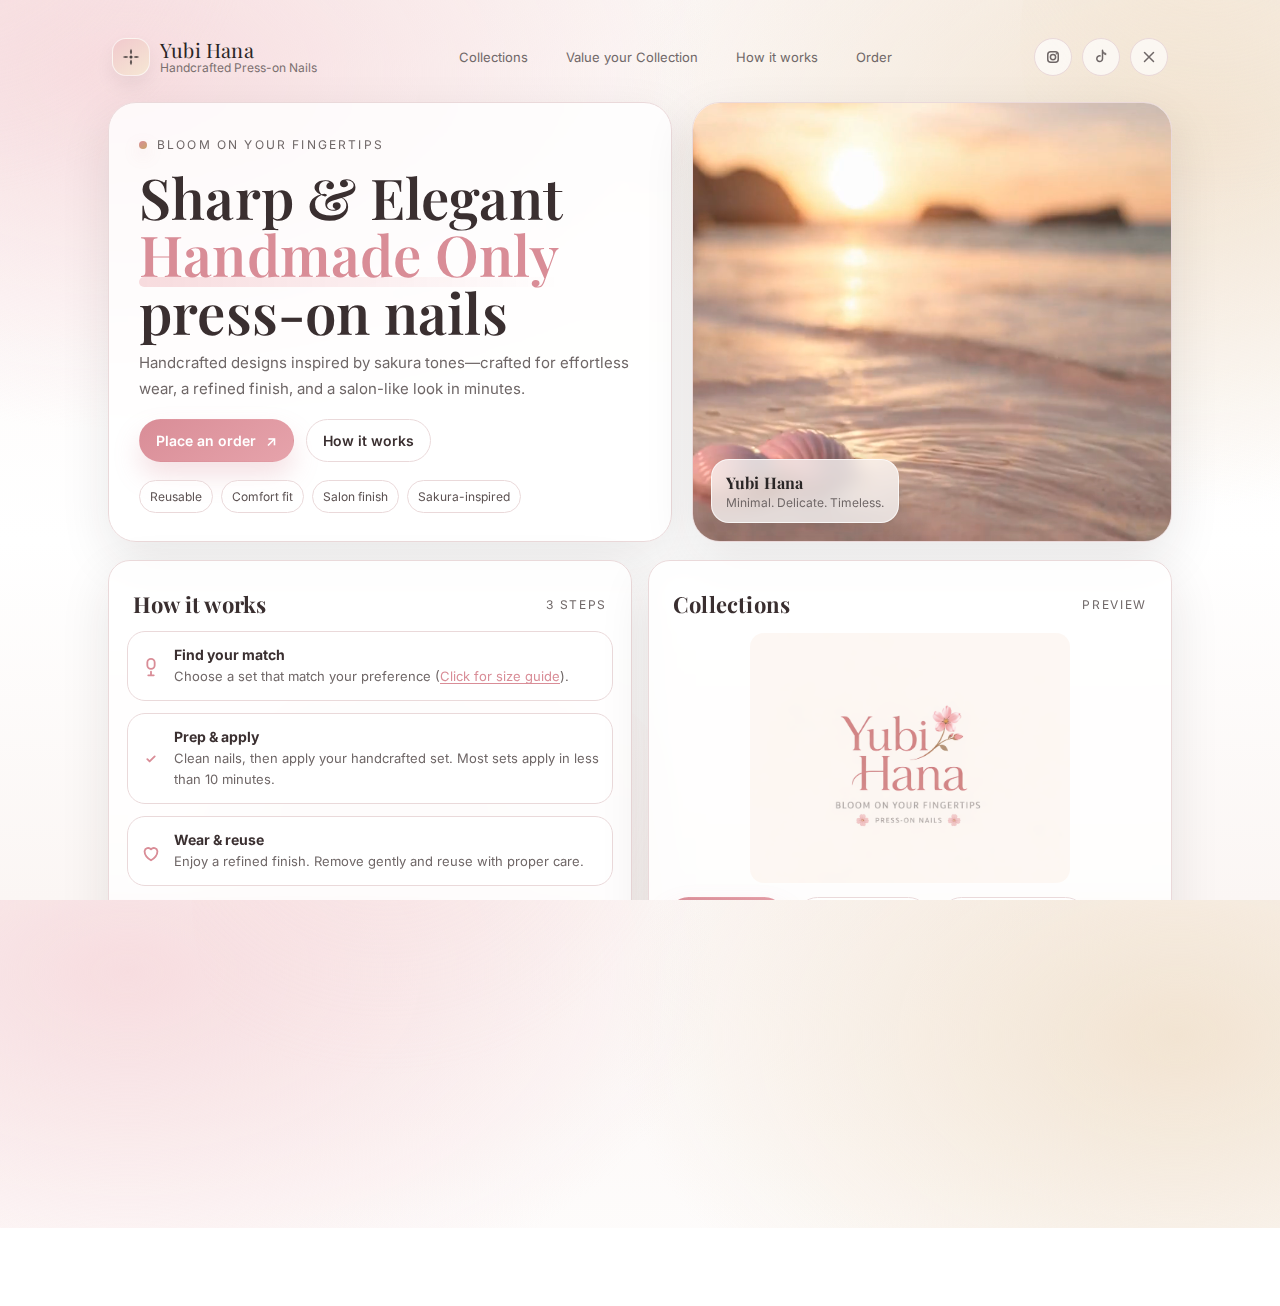
<file: index.html>
<!--
Yubi Hana — GitHub Pages Welcome Landing
1) Put this file as: index.html in your <username>.github.io repo (or /docs if using that)
2) Add your images under /assets and update the paths below
3) Replace ORDER_URL with your external ordering link
-->
<!doctype html>
<html lang="en">
<head>
  <meta charset="utf-8" />
  <meta name="viewport" content="width=device-width,initial-scale=1" />
  <meta name="description" content="Yubi Hana — Bloom on your fingertips. Premium handcrafted press-on nails." />
  <title>Yubi Hana | Bloom on your fingertips</title>

  <!-- Google Analytics (GA4) -->
  <script async src="https://www.googletagmanager.com/gtag/js?id=G-2CBMDSRK00"></script>
  <script>
    window.dataLayer = window.dataLayer || [];
    function gtag(){ dataLayer.push(arguments); }
    gtag("js", new Date());
    gtag("config", "G-2CBMDSRK00");
  </script>

  <!-- Fonts: elegant serif + clean sans -->
  <link rel="preconnect" href="https://fonts.googleapis.com">
  <link rel="preconnect" href="https://fonts.gstatic.com" crossorigin>
  <link href="https://fonts.googleapis.com/css2?family=Playfair+Display:wght@500;600&family=Inter:wght@300;400;500;600&display=swap" rel="stylesheet">

  <style>
    :root{
      /* Palette inspired by your reference image */
      --bg: #fbf6f4;         /* warm off-white */
      --panel: #ffffffcc;    /* glassy white */
      --blush: #e9b4b8;      /* pink */
      --rose: #d98d97;       /* deeper pink */
      --gold: #c9a46a;       /* soft gold */
      --ink: #2a2626;        /* near-black */
      --muted: #6f6767;      /* muted text */
      --line: #ead9da;       /* subtle borders */
      --shadow: 0 18px 50px rgba(40, 25, 25, .10);
      --radius: 22px;
      --radius2: 28px;
    }

    *{ box-sizing:border-box; }
    html,body{ height:100%; overflow-x:hidden; }
    body{
      margin:0;
      font-family: Inter, system-ui, -apple-system, Segoe UI, Roboto, Arial, sans-serif;
      color: var(--ink);
      background:
        radial-gradient(900px 550px at 10% 8%, #f7dde0 0%, transparent 65%),
        radial-gradient(900px 600px at 92% 15%, #f2e4d2 0%, transparent 62%),
        linear-gradient(180deg, var(--bg) 0%, #fff 60%, var(--bg) 100%);
      overflow-x:hidden;
      max-width: 100vw;
    }
    img{
      max-width: 100%;
      height: auto;
      display: block;
    }

    /* Decorative petals */
    .petal{
      position:absolute;
      width: 520px;
      height: 520px;
      border-radius: 50%;
      filter: blur(0px);
      opacity:.35;
      pointer-events:none;
      background: radial-gradient(circle at 30% 30%, #f4cfd3 0%, transparent 60%);
      transform: rotate(18deg);
    }
    .petal.p1{ top:-240px; left:-240px; }
    .petal.p2{ top:-220px; right:-260px; background: radial-gradient(circle at 30% 30%, #f0dfc6 0%, transparent 60%); opacity:.32; }
    .petal.p3{ bottom:-260px; left:15%; background: radial-gradient(circle at 30% 30%, #f4cfd3 0%, transparent 60%); opacity:.25; }
    @media (max-width: 1024px){
      .petal{ display:none; }
    }

    a{ color: inherit; text-decoration:none; }
    .wrap{ max-width: 1100px; margin: 0 auto; padding: 28px 18px 70px; position:relative; }
    @supports (padding: max(0px)){
      .wrap{
        padding-left: max(18px, env(safe-area-inset-left));
        padding-right: max(18px, env(safe-area-inset-right));
        padding-top: max(28px, env(safe-area-inset-top));
        padding-bottom: max(70px, env(safe-area-inset-bottom));
      }
    }

    /* Top bar */
    .topbar{
      display:flex;
      align-items:center;
      justify-content:space-between;
      gap: 14px;
      padding: 10px 4px 18px;
      flex-wrap: wrap;
    }
    .brand{
      display:flex; align-items:center; gap: 10px;
    }
    .brand-mark{
      width:38px; height:38px;
      border-radius: 14px;
      background: linear-gradient(145deg, #f1c9cd, #f6e7d4);
      box-shadow: 0 10px 20px rgba(0,0,0,.06);
      display:grid; place-items:center;
      border: 1px solid #ffffffaa;
    }
    .brand-mark svg{ width:22px; height:22px; opacity:.85; }
    .brand-name{
      font-family: "Playfair Display", serif;
      letter-spacing: .2px;
      font-size: 20px;
      line-height:1;
    }
    .nav{
      display:flex; gap: 14px; align-items:center;
      color: var(--muted);
      font-size: 13px;
    }
    .nav a{
      padding: 10px 12px;
      border-radius: 999px;
      transition: background .2s ease, color .2s ease;
    }
    .nav a:hover{
      background: #ffffffb0;
      color: var(--ink);
      border: 1px solid var(--line);
      padding: 9px 11px;
    }

    /* Social links */
    .social{
      display:flex;
      gap: 10px;
      align-items:center;
      color: var(--muted);
    }
    .icon-btn{
      width: 38px;
      height: 38px;
      display:grid;
      place-items:center;
      border-radius: 999px;
      border: 1px solid var(--line);
      background: #ffffffaa;
      transition: transform .12s ease, background .2s ease, color .2s ease, border .2s ease;
    }
    .icon-btn:hover{
      transform: translateY(-1px);
      background: #fff;
      color: var(--ink);
    }
    .icon-btn svg{ width: 18px; height: 18px; }
    @media (max-width: 520px){
      .topbar{ gap: 10px; padding-bottom: 12px; }
      .brand-name{ font-size: 18px; }
      .nav{
        order: 3;
        width: 100%;
        padding-top: 6px;
        overflow-x: auto;
        -webkit-overflow-scrolling: touch;
        white-space: nowrap;
        gap: 10px;
      }
      .nav a{ padding: 10px 10px; }
      .social{ order: 2; gap: 8px; }
      .icon-btn{ width: 44px; height: 44px; }
    }

    /* Hero */
    .hero{
      margin-top: 8px;
      display:grid;
      grid-template-columns: 1.08fr .92fr;
      gap: 20px;
      align-items: stretch;
    }
    @media (max-width: 920px){
      .hero{ grid-template-columns: 1fr; }
    }
    @media (max-width: 520px){
      .hero{ gap: 14px; }
      .hero-left{ padding: 24px 18px 18px; }
      .kicker{ letter-spacing: .14em; }
      h1{ font-size: clamp(32px, 10vw, 42px); }
      .subtitle{ font-size: 14px; }
      .cta-row{ gap: 10px; }
      .cta-row .btn{ flex: 1; min-width: 160px; }
      .hero-right{ min-height: 240px; }
      .hero-right .badge{ left: 14px; right: 14px; bottom: 14px; }
    }

    .card{
      background: var(--panel);
      border: 1px solid var(--line);
      box-shadow: var(--shadow);
      border-radius: var(--radius2);
      overflow:hidden;
      backdrop-filter: blur(8px);
    }
    .hero-left{
      padding: 34px 30px 28px;
      position:relative;
    }

    .kicker{
      display:flex; align-items:center; gap: 10px;
      color: var(--muted);
      font-size: 12px;
      letter-spacing: .18em;
      text-transform: uppercase;
    }
    .dot{
      width:8px; height:8px; border-radius:50%;
      background: linear-gradient(145deg, var(--rose), var(--gold));
      box-shadow: 0 6px 16px rgba(217,141,151,.25);
    }

    h1{
      margin: 16px 0 10px;
      font-family: "Playfair Display", serif;
      font-weight: 600;
      font-size: clamp(40px, 4.4vw, 64px);
      line-height: 1.02;
      letter-spacing: .2px;
      color: #3a2f30;
    }
    h1 .accent{
      color: var(--rose);
      position:relative;
    }
    h1 .accent:after{
      content:"";
      position:absolute; left:0; right:0; bottom:.08em;
      height: 10px;
      background: linear-gradient(90deg, #f3c9cd, transparent);
      border-radius: 999px;
      z-index:-1;
      opacity:.65;
    }

    .subtitle{
      margin: 10px 0 18px;
      color: var(--muted);
      font-size: 15px;
      line-height: 1.7;
      max-width: 56ch;
    }

    .cta-row{
      display:flex;
      flex-wrap:wrap;
      gap: 12px;
      margin-top: 14px;
      align-items:center;
    }
    .btn{
      display:inline-flex; align-items:center; justify-content:center; gap:10px;
      padding: 12px 16px;
      border-radius: 999px;
      border: 1px solid transparent;
      font-weight: 600;
      font-size: 14px;
      transition: transform .12s ease, box-shadow .2s ease, background .2s ease, border .2s ease;
      user-select:none;
    }
    .btn-primary{
      background: linear-gradient(145deg, var(--rose), #e6a3ab);
      color: white;
      box-shadow: 0 14px 26px rgba(217,141,151,.26);
    }
    .btn-primary:hover{ transform: translateY(-1px); box-shadow: 0 18px 34px rgba(217,141,151,.30); }
    .btn-ghost{
      background: #ffffffaa;
      border-color: var(--line);
      color: #3a2f30;
    }
    .btn-ghost:hover{ transform: translateY(-1px); background: #fff; }

    .pill-row{
      display:flex; flex-wrap:wrap; gap: 8px;
      margin-top: 18px;
    }
    .pill{
      font-size: 12px;
      color: #5b5151;
      padding: 8px 10px;
      border-radius: 999px;
      border: 1px solid var(--line);
      background: #ffffffa8;
    }

    /* Right hero image */
    .hero-right{
      position:relative;
      min-height: 320px;
    }
    .hero-media{
      position:absolute;
      inset:0;
      overflow:hidden;
      background: linear-gradient(180deg, rgba(0,0,0,0) 0%, rgba(0,0,0,.08) 60%, rgba(0,0,0,.25) 100%);
      border-radius: var(--radius);
    }
    .hero-media video{
      position:absolute;
      inset:0;
      width:100%;
      height:100%;
      object-fit:cover;
      filter: saturate(1.02);
      display:block;
    }
    .hero-right .badge{
      position:absolute;
      left: 18px;
      bottom: 18px;
      padding: 12px 14px;
      border-radius: 18px;
      border: 1px solid #ffffffb8;
      background: #ffffffb8;
      backdrop-filter: blur(8px);
      display:flex; gap: 10px; align-items:center;
      box-shadow: 0 14px 34px rgba(0,0,0,.10);
    }
    .badge strong{
      font-family:"Playfair Display", serif;
      font-size: 16px;
      letter-spacing:.2px;
    }
    .badge span{
      display:block;
      color: var(--muted);
      font-size: 12px;
      margin-top: 2px;
    }

    /* Sections */
    .grid{
      margin-top: 18px;
      display:grid;
      grid-template-columns: repeat(12, 1fr);
      gap: 16px;
    }
    .col-4{ grid-column: span 4; }
    .col-6{ grid-column: span 6; }
    .col-8{ grid-column: span 8; }
    .col-12{ grid-column: span 12; }

    @media (max-width: 920px){
      .col-4,.col-6,.col-8{ grid-column: span 12; }
    }

    .section-card{
      padding: 18px 18px;
      border-radius: var(--radius);
    }
    .section-title{
      display:flex; align-items:center; justify-content:space-between; gap: 10px;
      padding: 10px 6px 2px;
    }
    .section-title h2{
      margin:0;
      font-family:"Playfair Display", serif;
      font-size: 22px;
      letter-spacing:.2px;
      color: #3a2f30;
    }
    .section-title .mini{
      color: var(--muted);
      font-size: 12px;
      letter-spacing:.14em;
      text-transform: uppercase;
      white-space:nowrap;
    }

    .feature{
      display:flex; gap: 12px;
      padding: 14px 12px;
      border-radius: 18px;
      border: 1px solid var(--line);
      background: #fff;
    }
    .feature svg{
      flex: 0 0 22px;
      margin-top: 2px;
      color: var(--rose);
    }
    .feature strong{
      display:block;
      font-size: 14px;
      margin-bottom: 3px;
      color:#3a2f30;
    }
    .feature p{
      margin:0;
      color: var(--muted);
      font-size: 13px;
      line-height: 1.55;
    }
    .feature p a{
      color: var(--rose);
      text-decoration: underline;
      text-underline-offset: 2px;
    }
    .feature p a:hover{
      color: #c97984;
    }

    .gallery{
      display:grid;
      grid-template-columns: 1fr 1fr;
      gap: 12px;
    }
    .shot{
      border-radius: 18px;
      border: 1px solid var(--line);
      overflow:hidden;
      background:#fff;
      min-height: 160px;
      position:relative;
    }
    .shot video{
      position:absolute;
      inset:0;
      width:100%;
      height:100%;
      object-fit:cover;
      display:block;
    }
    .shot:after{
      content:"";
      position:absolute; inset:0;
      background: linear-gradient(180deg, transparent 0%, rgba(0,0,0,.08) 100%);
    }
    @media (max-width: 520px){
      .gallery{ grid-template-columns: 1fr; }
      .shot{ min-height: 190px; }
    }
    @media (max-width: 520px){
      .section-title{
        flex-direction: column;
        align-items: flex-start;
      }
      .section-title .mini{ white-space: normal; }
    }

    /* Footer */
    footer{
      margin-top: 26px;
      padding: 18px 6px 0;
      color: var(--muted);
      font-size: 13px;
      display:flex;
      flex-wrap:wrap;
      justify-content:space-between;
      gap: 10px;
    }
    footer a{ text-decoration: underline; text-underline-offset: 3px; }
    .small{ font-size: 12px; color:#7a6f6f; }
  </style>
</head>

<body>
  <div class="petal p1"></div>
  <div class="petal p2"></div>
  <div class="petal p3"></div>

  <div class="wrap">
    <div class="topbar">
      <div class="brand">
        <div class="brand-mark" aria-hidden="true">
          <!-- Simple sakura-like icon -->
          <svg viewBox="0 0 24 24" fill="none">
            <path d="M12 3c1.6 2.3 1.6 4.4 0 6.2C10.4 7.4 10.4 5.3 12 3Z" fill="currentColor" opacity=".85"/>
            <path d="M21 12c-2.3 1.6-4.4 1.6-6.2 0 1.8-1.6 3.9-1.6 6.2 0Z" fill="currentColor" opacity=".85"/>
            <path d="M12 21c-1.6-2.3-1.6-4.4 0-6.2 1.6 1.8 1.6 3.9 0 6.2Z" fill="currentColor" opacity=".85"/>
            <path d="M3 12c2.3-1.6 4.4-1.6 6.2 0-1.8 1.6-3.9 1.6-6.2 0Z" fill="currentColor" opacity=".85"/>
            <circle cx="12" cy="12" r="1.7" fill="currentColor"/>
          </svg>
        </div>
        <div>
          <div class="brand-name">Yubi Hana</div>
          <div class="small">Handcrafted Press-on Nails</div>
        </div>
      </div>

      <nav class="nav" aria-label="Primary">
        <a href="collections.html">Collections</a>
        <a href="ranking.html">Value your Collection</a>
        <a href="#how">How it works</a>
        <a href="ORDER_URL">Order</a>
      </nav>

      <div class="social" aria-label="Social links">
        <a class="icon-btn" href="INSTAGRAM" target="_blank" rel="noopener noreferrer" aria-label="Instagram">
          <svg viewBox="0 0 24 24" fill="none" aria-hidden="true">
            <rect x="5" y="5" width="14" height="14" rx="4" stroke="currentColor" stroke-width="2"/>
            <circle cx="12" cy="12" r="3.5" stroke="currentColor" stroke-width="2"/>
            <circle cx="16.5" cy="7.5" r="1" fill="currentColor"/>
          </svg>
        </a>
        <a class="icon-btn" href="TIKTOK" target="_blank" rel="noopener noreferrer" aria-label="TikTok">
          <svg viewBox="0 0 24 24" fill="none" aria-hidden="true">
            <path d="M14 3v11.2a3.8 3.8 0 1 1-3.1-3.7" stroke="currentColor" stroke-width="2" stroke-linecap="round"/>
            <path d="M14 6.2c1.1 2.1 3 3.3 5 3.5V6.5c-1.6-.2-3.4-1.1-5-3.5Z" fill="currentColor" opacity=".9"/>
          </svg>
        </a>
        <a class="icon-btn" href="XIAOHONGSHU" target="_blank" rel="noopener noreferrer" aria-label="Xiaohongshu (小红书)">
          <svg viewBox="0 0 24 24" fill="none" aria-hidden="true">
            <path d="M7 7h10M9 11h6M8 15h8" stroke="currentColor" stroke-width="2" stroke-linecap="round"/>
            <path d="M6 4h12a3 3 0 0 1 3 3v10a3 3 0 0 1-3 3H6a3 3 0 0 1-3-3V7a3 3 0 0 1 3-3Z" stroke="currentColor" stroke-width="2" opacity=".9"/>
          </svg>
        </a>
        <a class="icon-btn" href="X" target="_blank" rel="noopener noreferrer" aria-label="X">
          <svg viewBox="0 0 24 24" fill="none" aria-hidden="true">
            <path d="M18 6 6 18M6 6l12 12" stroke="currentColor" stroke-width="2" stroke-linecap="round"/>
          </svg>
        </a>
      </div>
    </div>

    <section class="hero">
      <div class="card hero-left">
        <div class="kicker"><span class="dot"></span> Bloom on your fingertips</div>
        <h1>Sharp & Elegant <span class="accent">Handmade Only</span> press-on nails</h1>
        <p class="subtitle">
          Handcrafted designs inspired by sakura tones—crafted for effortless wear, a refined finish, and a salon-like look in minutes.
        </p>

        <!-- Replace ORDER_URL with your external platform -->
        <div class="cta-row" id="order">
          <a class="btn btn-primary" href="ORDER_URL" target="_blank" rel="noopener noreferrer">
            Place an order
            <span aria-hidden="true">↗</span>
          </a>
          <a class="btn btn-ghost" href="#how">How it works</a>
        </div>

        <div class="pill-row" aria-label="Highlights">
          <span class="pill">Reusable</span>
          <span class="pill">Comfort fit</span>
          <span class="pill">Salon finish</span>
          <span class="pill">Sakura-inspired</span>
        </div>
      </div>

      <div class="card hero-right" aria-label="Hero image">
        <!-- Use the same looping shot video to keep the hero motioned -->
        <div class="hero-media">
          <video autoplay muted loop playsinline preload="metadata" poster="assets/shot2.jpg">
            <source src="assets/shot2.mp4" type="video/mp4">
            <source src="assets/shot2.webm" type="video/webm">
            Your browser does not support the video tag.
          </video>
        </div>
        <div class="badge">
          <div>
            <strong>Yubi Hana</strong>
            <span>Minimal. Delicate. Timeless.</span>
          </div>
        </div>
      </div>
    </section>

    <section class="grid" id="how">
      <div class="card section-card col-6">
        <div class="section-title">
          <h2>How it works</h2>
          <div class="mini">3 steps</div>
        </div>

        <div style="display:grid; gap:12px; margin-top:10px;">
          <div class="feature">
            <svg viewBox="0 0 24 24" fill="none"><path d="M12 3a4 4 0 0 1 4 4v3a4 4 0 1 1-8 0V7a4 4 0 0 1 4-4Zm0 14v4M9 21h6" stroke="currentColor" stroke-width="2" stroke-linecap="round" stroke-linejoin="round"/></svg>
            <div>
              <strong>Find your match</strong>
              <p>Choose a set that match your preference (<a href="size-guide.html">Click for size guide</a>).</p>
            </div>
          </div>
          <div class="feature">
            <svg viewBox="0 0 24 24" fill="none"><path d="M8 12l2.5 2.5L16 9" stroke="currentColor" stroke-width="2" stroke-linecap="round" stroke-linejoin="round"/></svg>
            <div>
              <strong>Prep & apply</strong>
              <p>Clean nails, then apply your handcrafted set. Most sets apply in less than 10 minutes.</p>
            </div>
          </div>
          <div class="feature">
            <svg viewBox="0 0 24 24" fill="none"><path d="M12 21s7-4.4 7-10a4 4 0 0 0-7-2 4 4 0 0 0-7 2c0 5.6 7 10 7 10Z" stroke="currentColor" stroke-width="2" stroke-linecap="round" stroke-linejoin="round"/></svg>
            <div>
              <strong>Wear & reuse</strong>
              <p>Enjoy a refined finish. Remove gently and reuse with proper care.</p>
            </div>
          </div>
        </div>
      </div>

      <div class="card section-card col-6" id="collections">
        <div class="section-title">
          <h2>Collections</h2>
          <div class="mini">preview</div>
        </div>

        <a href="collections.html" aria-label="Open collections">
          <img src="assets/shot1.jpg" alt="Collections screenshot" style="width:66%; height:auto; display:block; margin:12px auto 0; border-radius:14px;">
        </a>

        <div style="margin-top:14px; display:flex; gap:10px; flex-wrap:wrap;">
          <a class="btn btn-primary" href="ORDER_URL" target="_blank" rel="noopener noreferrer">Shop now ↗</a>
          <a class="btn btn-ghost" href="collections.html" style="padding:10px 12px; font-size:12px;">Explore collections</a>
          <a class="btn btn-ghost" href="ranking.html" style="padding:10px 12px; font-size:12px;">Value your Collection</a>
        </div>
      </div>

      <div class="card section-card col-12">
        <div class="section-title">
          <h2>Support, Free Shipping with Order $29+</h2>
          <div class="mini">policies</div>
        </div>

        <div style="display:flex; flex-wrap:wrap; gap:12px; margin-top:10px;">
          <div class="feature" style="flex:1; min-width:260px;">
            <svg viewBox="0 0 24 24" fill="none"><path d="M4 12a8 8 0 1 0 16 0A8 8 0 0 0 4 12Z" stroke="currentColor" stroke-width="2"/><path d="M12 8v4l2 2" stroke="currentColor" stroke-width="2" stroke-linecap="round"/></svg>
            <div>
              <strong>Shipping & processing</strong>
              <p>Free Shipping with Order $29+, package will ship through USPS by default and arrive within one week.</p>
            </div>
          </div>
          <div class="feature" style="flex:1; min-width:260px;">
            <svg viewBox="0 0 24 24" fill="none"><path d="M12 2l3 7h7l-5.5 4 2 8-6.5-4.5L5.5 21l2-8L2 9h7l3-7Z" stroke="currentColor" stroke-width="2" stroke-linejoin="round"/></svg>
            <div>
              <strong>Quality care</strong>
              <p>Add basic care tips and sizing guidance to reduce returns and improve customer satisfaction.</p>
            </div>
          </div>
          <div class="feature" style="flex:1; min-width:260px;">
            <svg viewBox="0 0 24 24" fill="none"><path d="M21 15a4 4 0 0 1-4 4H7l-4 3V7a4 4 0 0 1 4-4h10a4 4 0 0 1 4 4v8Z" stroke="currentColor" stroke-width="2" stroke-linejoin="round"/></svg>
            <div>
              <strong>Contact</strong>
              <p>Link your support email/Instagram here. Keep one channel as the primary to avoid missed messages.</p>
            </div>
          </div>
        </div>
      </div>
    </section>

    <footer>
      <div>
        <span class="small">© <span id="year"></span> Yubi Hana. Bloom on your fingertips.</span>
      </div>
      <div class="small">
        <a href="PRIVACY_URL" target="_blank" rel="noopener noreferrer">Privacy</a>
        &nbsp;•&nbsp;
        <a href="TERMS_URL" target="_blank" rel="noopener noreferrer">Terms</a>
        &nbsp;•&nbsp;
        <a href="REFUND_URL" target="_blank" rel="noopener noreferrer">Refunds</a>
      </div>
    </footer>
  </div>

  <script>
    document.getElementById("year").textContent = new Date().getFullYear();

    // Optional: make the ORDER_URL variables easier to manage
    // Replace these with your actual URLs:
    const ORDER_URL = "https://yubihana.square.site/";
    const PRIVACY_URL = "PRIVACY_URL";
    const TERMS_URL = "TERMS_URL";
    const REFUND_URL = "REFUND_URL";
    const INSTAGRAM = "yubi.hana1"; // e.g. "@yourhandle" or "https://www.instagram.com/yourhandle/"
    const TIKTOK = "yubi_hana8"; // e.g. "@yourhandle" or "https://www.tiktok.com/@yourhandle"
    const XIAOHONGSHU = "XIAOHONGSHU"; // Xiaohongshu profiles vary; best to paste full URL
    const X = "iyubihana"; // e.g. "@yourhandle" or "https://x.com/yourhandle"

    function toSocialUrl(platform, value){
      const v = String(value || "").trim();
      if (!v || v === platform.toUpperCase()) return "";
      if (v.includes("://")) return v;
      const handle = v.replace(/^@/, "");
      if (!handle) return "";
      if (platform === "instagram") return `https://www.instagram.com/${INSTAGRAM}/`;
      if (platform === "tiktok") return `https://www.tiktok.com/@${TIKTOK}`;
      if (platform === "x") return `https://x.com/${X}`;
      return v;
    }

    // Update all places that use placeholder URLs
    for (const a of document.querySelectorAll('a[href="ORDER_URL"]')) a.href = ORDER_URL;
    const map = {
      "PRIVACY_URL": PRIVACY_URL,
      "TERMS_URL": TERMS_URL,
      "REFUND_URL": REFUND_URL,
      "INSTAGRAM": toSocialUrl("instagram", INSTAGRAM),
      "TIKTOK": toSocialUrl("tiktok", TIKTOK),
      "XIAOHONGSHU": toSocialUrl("xiaohongshu", XIAOHONGSHU),
      "X": toSocialUrl("x", X),
    };
    for (const [k,v] of Object.entries(map)) {
      for (const a of document.querySelectorAll(`a[href="${k}"]`)) {
        if (!v) {
          a.removeAttribute("href");
          a.style.display = "none";
        } else {
          a.href = v;
        }
      }
    }
  </script>
</body>
</html>
</file>
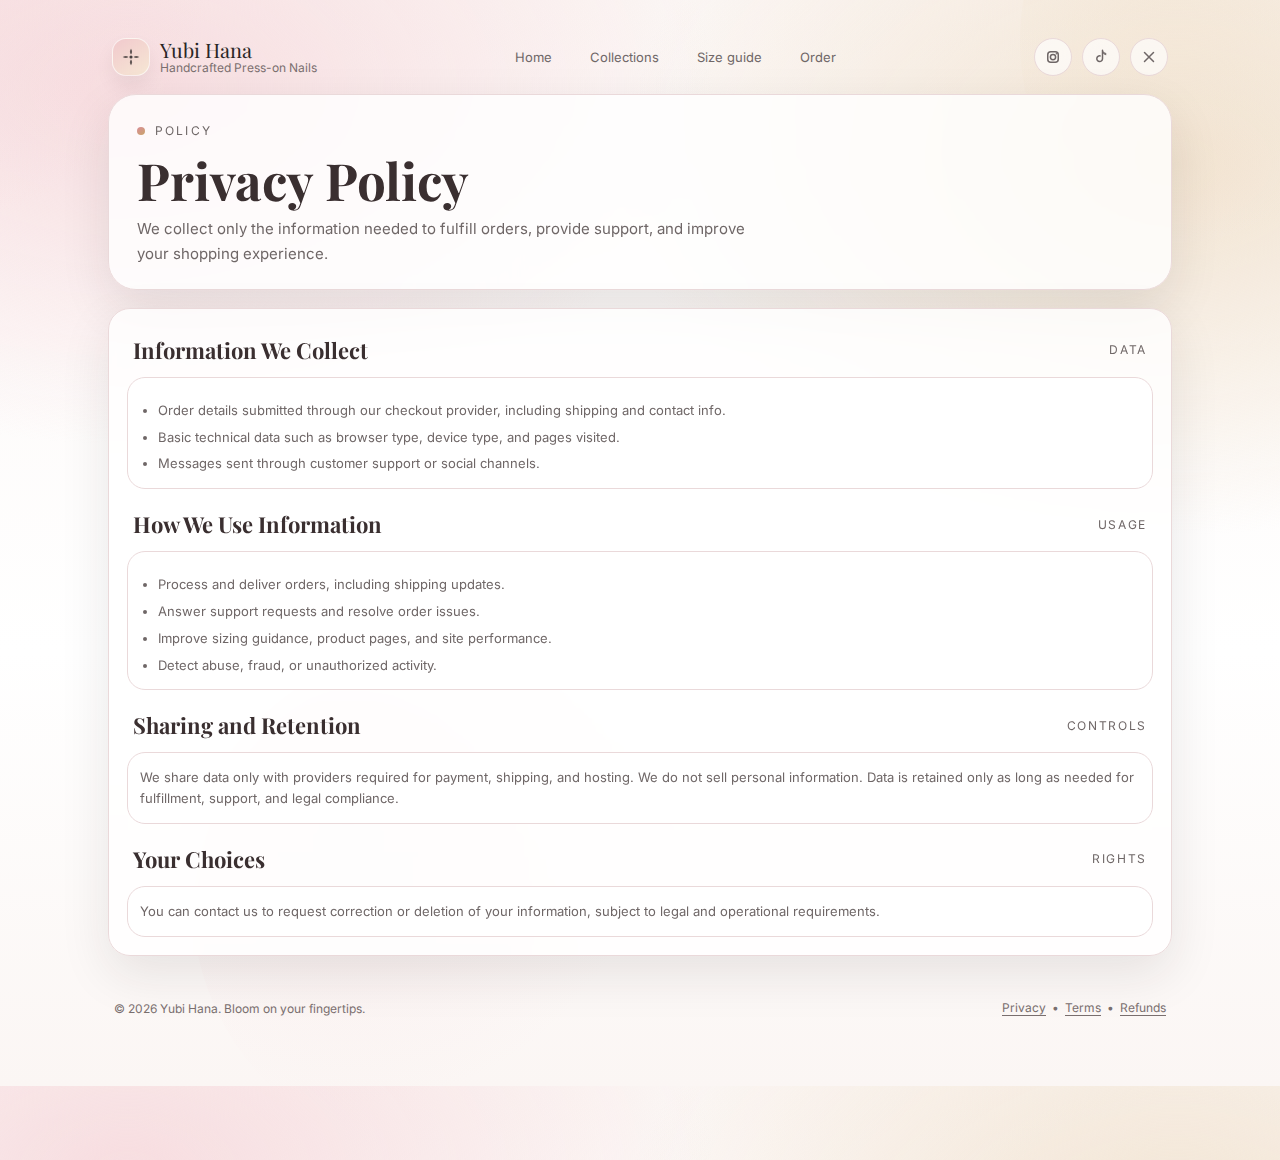
<file: privacy.html>
<!doctype html>
<html lang="en">
<head>
  <meta charset="utf-8" />
  <meta name="viewport" content="width=device-width,initial-scale=1" />
  <meta name="description" content="Yubi Hana privacy policy." />
  <title>Yubi Hana | Privacy Policy</title>

  <link rel="preconnect" href="https://fonts.googleapis.com">
  <link rel="preconnect" href="https://fonts.gstatic.com" crossorigin>
  <link href="https://fonts.googleapis.com/css2?family=Playfair+Display:wght@500;600&family=Inter:wght@300;400;500;600&display=swap" rel="stylesheet">

  <style>
    :root{
      --bg: #fbf6f4;
      --panel: #ffffffcc;
      --rose: #d98d97;
      --gold: #c9a46a;
      --ink: #2a2626;
      --muted: #6f6767;
      --line: #ead9da;
      --shadow: 0 18px 50px rgba(40, 25, 25, .10);
      --radius: 22px;
      --radius2: 28px;
    }

    *{ box-sizing:border-box; }
    body{
      margin:0;
      font-family: Inter, system-ui, -apple-system, Segoe UI, Roboto, Arial, sans-serif;
      color: var(--ink);
      background:
        radial-gradient(900px 550px at 10% 8%, #f7dde0 0%, transparent 65%),
        radial-gradient(900px 600px at 92% 15%, #f2e4d2 0%, transparent 62%),
        linear-gradient(180deg, var(--bg) 0%, #fff 60%, var(--bg) 100%);
      min-height: 100vh;
    }

    .petal{
      position:absolute;
      width:520px;
      height:520px;
      border-radius:50%;
      opacity:.35;
      pointer-events:none;
      background: radial-gradient(circle at 30% 30%, #f4cfd3 0%, transparent 60%);
    }
    .petal.p1{ top:-240px; left:-240px; }
    .petal.p2{ top:-220px; right:-260px; background: radial-gradient(circle at 30% 30%, #f0dfc6 0%, transparent 60%); opacity:.32; }
    .petal.p3{ bottom:-260px; left:15%; opacity:.25; }

    a{ color:inherit; text-decoration:none; }
    .wrap{ max-width: 1100px; margin: 0 auto; padding: 28px 18px 70px; position:relative; }

    .topbar{
      display:flex;
      align-items:center;
      justify-content:space-between;
      gap:14px;
      padding: 10px 4px 18px;
      flex-wrap:wrap;
    }
    .brand{ display:flex; align-items:center; gap:10px; }
    .brand-mark{
      width:38px;
      height:38px;
      border-radius:14px;
      background: linear-gradient(145deg, #f1c9cd, #f6e7d4);
      box-shadow: 0 10px 20px rgba(0,0,0,.06);
      display:grid;
      place-items:center;
      border: 1px solid #ffffffaa;
    }
    .brand-mark svg{ width:22px; height:22px; opacity:.85; }
    .brand-name{ font-family: "Playfair Display", serif; font-size:20px; line-height:1; }
    .small{ font-size: 12px; color:#7a6f6f; }

    .nav{ display:flex; gap:14px; align-items:center; color:var(--muted); font-size:13px; }
    .nav a{ padding:10px 12px; border-radius:999px; }
    .nav a:hover{ background:#ffffffb0; color:var(--ink); border: 1px solid var(--line); padding: 9px 11px; }

    .social{ display:flex; gap:10px; align-items:center; color:var(--muted); }
    .icon-btn{
      width:38px;
      height:38px;
      display:grid;
      place-items:center;
      border-radius:999px;
      border:1px solid var(--line);
      background:#ffffffaa;
    }
    .icon-btn svg{ width:18px; height:18px; }

    .card{
      background: var(--panel);
      border: 1px solid var(--line);
      box-shadow: var(--shadow);
      border-radius: var(--radius2);
      overflow:hidden;
      backdrop-filter: blur(8px);
    }

    .hero{ padding: 28px 28px 22px; }
    .kicker{ display:flex; align-items:center; gap:10px; color:var(--muted); font-size:12px; letter-spacing:.18em; text-transform:uppercase; }
    .dot{ width:8px; height:8px; border-radius:50%; background: linear-gradient(145deg, var(--rose), var(--gold)); }
    h1{ margin:16px 0 8px; font-family:"Playfair Display", serif; font-size: clamp(34px, 4vw, 52px); line-height:1.05; color:#3a2f30; }
    .subtitle{ margin:0; color:var(--muted); font-size:15px; line-height:1.7; max-width:70ch; }

    .grid{ margin-top:18px; display:grid; grid-template-columns: repeat(12, 1fr); gap:16px; }
    .col-12{ grid-column: span 12; }
    .section-card{ padding: 18px; border-radius: var(--radius); }
    .section-title{ display:flex; align-items:center; justify-content:space-between; gap:10px; padding: 8px 6px 2px; }
    .section-title h2{ margin:0; font-family:"Playfair Display", serif; font-size:22px; color:#3a2f30; }
    .section-title .mini{ color:var(--muted); font-size:12px; letter-spacing:.14em; text-transform:uppercase; }

    .feature{
      margin-top:10px;
      padding:14px 12px;
      border-radius:18px;
      border:1px solid var(--line);
      background:#fff;
    }
    .feature strong{ display:block; font-size:14px; margin-bottom:4px; color:#3a2f30; }
    .feature p, .feature li{ margin:0; color:var(--muted); font-size:13px; line-height:1.6; }
    .feature ul{ margin:8px 0 0; padding-left:18px; display:grid; gap:6px; }

    footer{
      margin-top:26px;
      padding:18px 6px 0;
      color:var(--muted);
      font-size:13px;
      display:flex;
      flex-wrap:wrap;
      justify-content:space-between;
      gap:10px;
    }
    footer a{ text-decoration: underline; text-underline-offset: 3px; }

    @media (max-width: 720px){
      .petal{ display:none; }
      .hero{ padding: 24px 18px 18px; }
      .topbar{ gap:10px; padding-bottom:12px; }
      .brand-name{ font-size:18px; }
      .nav{ order:3; width:100%; overflow-x:auto; white-space:nowrap; gap:10px; padding-top:6px; }
      .icon-btn{ width:44px; height:44px; }
    }
  </style>
</head>
<body>
  <div class="petal p1"></div>
  <div class="petal p2"></div>
  <div class="petal p3"></div>

  <div class="wrap">
    <div class="topbar">
      <div class="brand">
        <div class="brand-mark" aria-hidden="true">
          <svg viewBox="0 0 24 24" fill="none">
            <path d="M12 3c1.6 2.3 1.6 4.4 0 6.2C10.4 7.4 10.4 5.3 12 3Z" fill="currentColor" opacity=".85"/>
            <path d="M21 12c-2.3 1.6-4.4 1.6-6.2 0 1.8-1.6 3.9-1.6 6.2 0Z" fill="currentColor" opacity=".85"/>
            <path d="M12 21c-1.6-2.3-1.6-4.4 0-6.2 1.6 1.8 1.6 3.9 0 6.2Z" fill="currentColor" opacity=".85"/>
            <path d="M3 12c2.3-1.6 4.4-1.6 6.2 0-1.8 1.6-3.9 1.6-6.2 0Z" fill="currentColor" opacity=".85"/>
            <circle cx="12" cy="12" r="1.7" fill="currentColor"/>
          </svg>
        </div>
        <div>
          <div class="brand-name">Yubi Hana</div>
          <div class="small">Handcrafted Press-on Nails</div>
        </div>
      </div>

      <nav class="nav" aria-label="Primary">
        <a href="index.html">Home</a>
        <a href="collections.html">Collections</a>
        <a href="size-guide.html">Size guide</a>
        <a href="ORDER_URL" target="_blank" rel="noopener noreferrer">Order</a>
      </nav>

      <div class="social" aria-label="Social links">
        <a class="icon-btn" href="INSTAGRAM" target="_blank" rel="noopener noreferrer" aria-label="Instagram">
          <svg viewBox="0 0 24 24" fill="none" aria-hidden="true"><rect x="5" y="5" width="14" height="14" rx="4" stroke="currentColor" stroke-width="2"/><circle cx="12" cy="12" r="3.5" stroke="currentColor" stroke-width="2"/><circle cx="16.5" cy="7.5" r="1" fill="currentColor"/></svg>
        </a>
        <a class="icon-btn" href="TIKTOK" target="_blank" rel="noopener noreferrer" aria-label="TikTok">
          <svg viewBox="0 0 24 24" fill="none" aria-hidden="true"><path d="M14 3v11.2a3.8 3.8 0 1 1-3.1-3.7" stroke="currentColor" stroke-width="2" stroke-linecap="round"/><path d="M14 6.2c1.1 2.1 3 3.3 5 3.5V6.5c-1.6-.2-3.4-1.1-5-3.5Z" fill="currentColor" opacity=".9"/></svg>
        </a>
        <a class="icon-btn" href="X" target="_blank" rel="noopener noreferrer" aria-label="X">
          <svg viewBox="0 0 24 24" fill="none" aria-hidden="true"><path d="M18 6 6 18M6 6l12 12" stroke="currentColor" stroke-width="2" stroke-linecap="round"/></svg>
        </a>
      </div>
    </div>

    <section class="card hero">
      <div class="kicker"><span class="dot"></span> Policy</div>
      <h1>Privacy Policy</h1>
      <p class="subtitle">We collect only the information needed to fulfill orders, provide support, and improve your shopping experience.</p>
    </section>

    <section class="grid">
      <div class="card section-card col-12">
        <div class="section-title"><h2>Information We Collect</h2><div class="mini">data</div></div>
        <div class="feature">
          <ul>
            <li>Order details submitted through our checkout provider, including shipping and contact info.</li>
            <li>Basic technical data such as browser type, device type, and pages visited.</li>
            <li>Messages sent through customer support or social channels.</li>
          </ul>
        </div>

        <div class="section-title" style="margin-top:12px;"><h2>How We Use Information</h2><div class="mini">usage</div></div>
        <div class="feature">
          <ul>
            <li>Process and deliver orders, including shipping updates.</li>
            <li>Answer support requests and resolve order issues.</li>
            <li>Improve sizing guidance, product pages, and site performance.</li>
            <li>Detect abuse, fraud, or unauthorized activity.</li>
          </ul>
        </div>

        <div class="section-title" style="margin-top:12px;"><h2>Sharing and Retention</h2><div class="mini">controls</div></div>
        <div class="feature">
          <p>We share data only with providers required for payment, shipping, and hosting. We do not sell personal information. Data is retained only as long as needed for fulfillment, support, and legal compliance.</p>
        </div>

        <div class="section-title" style="margin-top:12px;"><h2>Your Choices</h2><div class="mini">rights</div></div>
        <div class="feature">
          <p>You can contact us to request correction or deletion of your information, subject to legal and operational requirements.</p>
        </div>
      </div>
    </section>

    <footer>
      <div><span class="small">© <span id="year"></span> Yubi Hana. Bloom on your fingertips.</span></div>
      <div class="small">
        <a href="privacy.html">Privacy</a>
        &nbsp;•&nbsp;
        <a href="terms.html">Terms</a>
        &nbsp;•&nbsp;
        <a href="refunds.html">Refunds</a>
      </div>
    </footer>
  </div>

  <script>
    document.getElementById("year").textContent = new Date().getFullYear();

    const ORDER_URL = "https://yubihana.square.site/";
    const INSTAGRAM = "yubi.hana1";
    const TIKTOK = "yubi_hana8";
    const X = "iyubihana";

    function toSocialUrl(platform, value){
      const v = String(value || "").trim();
      if (!v) return "";
      if (v.includes("://")) return v;
      const handle = v.replace(/^@/, "");
      if (!handle) return "";
      if (platform === "instagram") return `https://www.instagram.com/${handle}/`;
      if (platform === "tiktok") return `https://www.tiktok.com/@${handle}`;
      if (platform === "x") return `https://x.com/${handle}`;
      return v;
    }

    for (const a of document.querySelectorAll('a[href="ORDER_URL"]')) a.href = ORDER_URL;
    const map = {
      "INSTAGRAM": toSocialUrl("instagram", INSTAGRAM),
      "TIKTOK": toSocialUrl("tiktok", TIKTOK),
      "X": toSocialUrl("x", X),
    };
    for (const [k,v] of Object.entries(map)) {
      for (const a of document.querySelectorAll(`a[href="${k}"]`)) {
        if (!v) {
          a.removeAttribute("href");
          a.style.display = "none";
        } else {
          a.href = v;
        }
      }
    }
  </script>
</body>
</html>
</file>
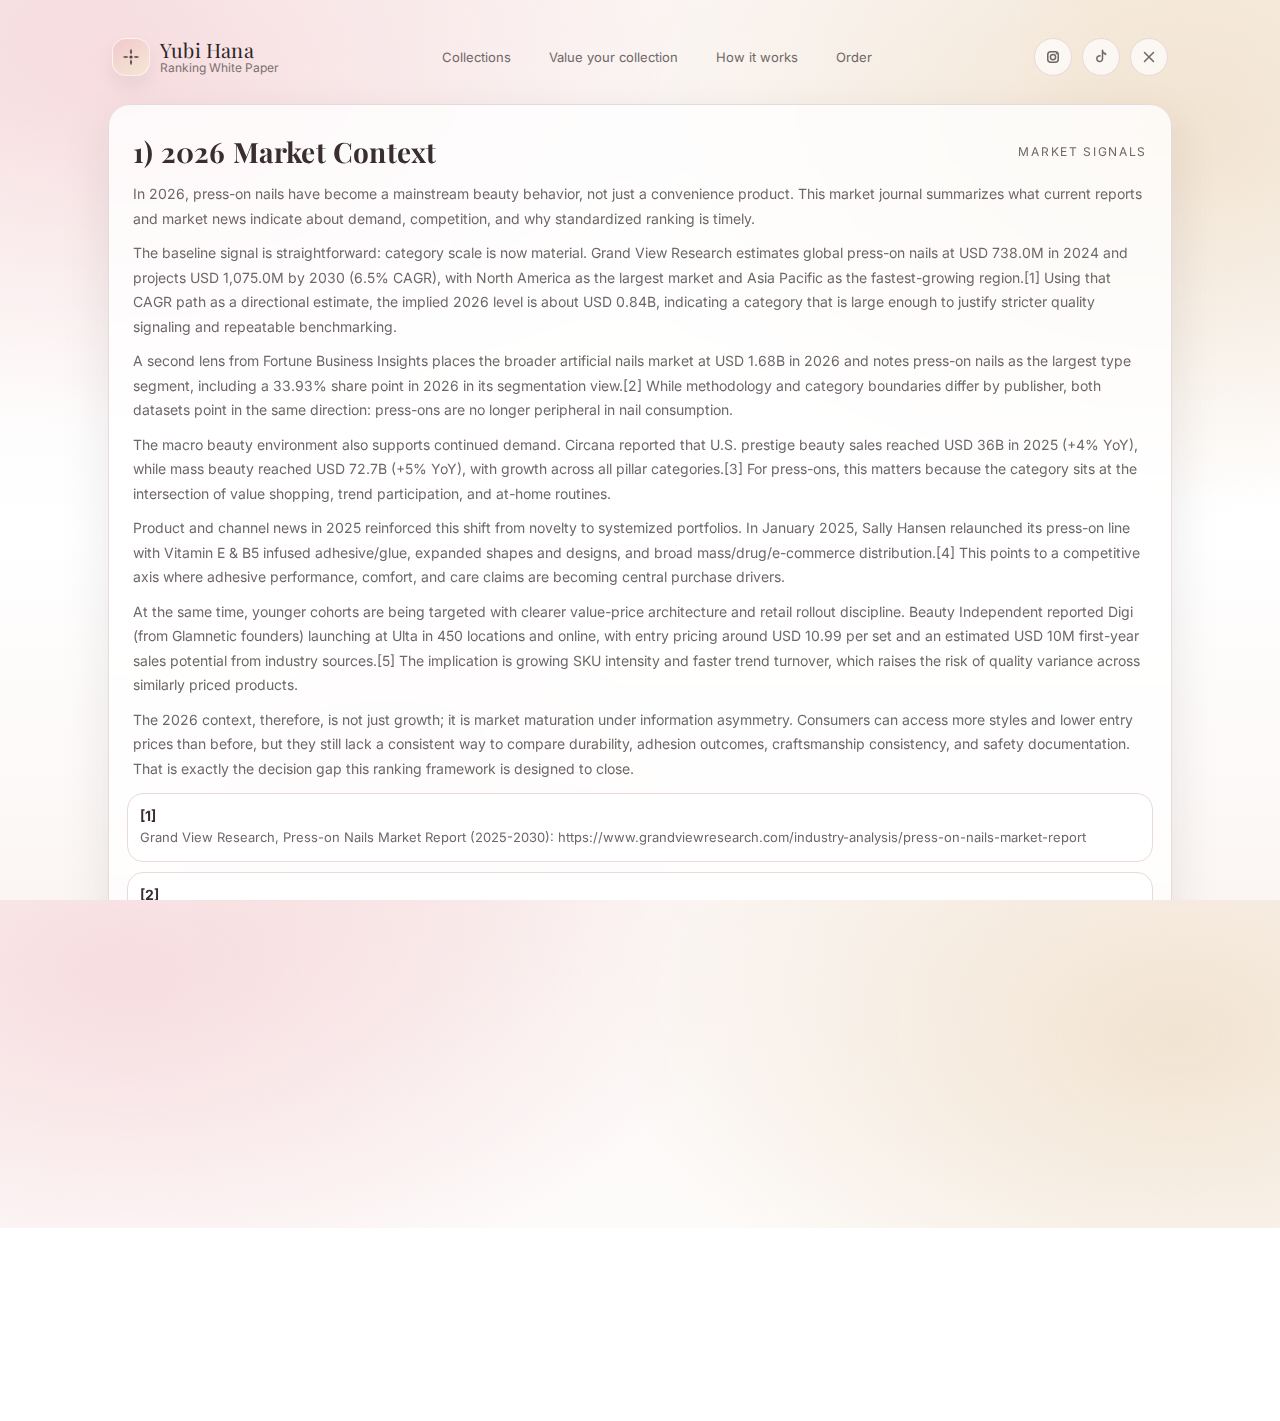
<file: ranking-section-1-market-context.html>
<!doctype html>
<html lang="en">
<head>
  <meta charset="utf-8" />
  <meta name="viewport" content="width=device-width,initial-scale=1" />
  <meta name="description" content="1) 2026 Market Context - Yubi Hana Press-on Ranking 2026" />
  <title>Yubi Hana | 1) 2026 Market Context</title>
  <script async src="https://www.googletagmanager.com/gtag/js?id=G-2CBMDSRK00"></script>
  <script>
    window.dataLayer = window.dataLayer || [];
    function gtag(){ dataLayer.push(arguments); }
    gtag("js", new Date());
    gtag("config", "G-2CBMDSRK00");
  </script>
  <link rel="preconnect" href="https://fonts.googleapis.com">
  <link rel="preconnect" href="https://fonts.gstatic.com" crossorigin>
  <link href="https://fonts.googleapis.com/css2?family=Playfair+Display:wght@500;600&family=Inter:wght@300;400;500;600&display=swap" rel="stylesheet">
  <link rel="stylesheet" href="assets/ranking/section-pages.css" />
</head>
<body>
  <div class="petal p1"></div>
  <div class="petal p2"></div>
  <div class="petal p3"></div>

  <div class="wrap">
    <div class="topbar">
      <div class="brand">
        <div class="brand-mark" aria-hidden="true">
          <svg viewBox="0 0 24 24" fill="none">
            <path d="M12 3c1.6 2.3 1.6 4.4 0 6.2C10.4 7.4 10.4 5.3 12 3Z" fill="currentColor" opacity=".85"/>
            <path d="M21 12c-2.3 1.6-4.4 1.6-6.2 0 1.8-1.6 3.9-1.6 6.2 0Z" fill="currentColor" opacity=".85"/>
            <path d="M12 21c-1.6-2.3-1.6-4.4 0-6.2 1.6 1.8 1.6 3.9 0 6.2Z" fill="currentColor" opacity=".85"/>
            <path d="M3 12c2.3-1.6 4.4-1.6 6.2 0-1.8 1.6-3.9 1.6-6.2 0Z" fill="currentColor" opacity=".85"/>
            <circle cx="12" cy="12" r="1.7" fill="currentColor"/>
          </svg>
        </div>
        <div>
          <div class="brand-name">Yubi Hana</div>
          <div class="small">Ranking White Paper</div>
        </div>
      </div>

      <nav class="nav" aria-label="Primary">
        <a href="index.html#collections">Collections</a>
        <a href="ranking.html#value-collection">Value your collection</a>
        <a href="index.html#how">How it works</a>
        <a href="ORDER_URL">Order</a>
      </nav>

      <div class="social" aria-label="Social links">
        <a class="icon-btn" href="INSTAGRAM" target="_blank" rel="noopener noreferrer" aria-label="Instagram">
          <svg viewBox="0 0 24 24" fill="none" aria-hidden="true">
            <rect x="5" y="5" width="14" height="14" rx="4" stroke="currentColor" stroke-width="2"/>
            <circle cx="12" cy="12" r="3.5" stroke="currentColor" stroke-width="2"/>
            <circle cx="16.5" cy="7.5" r="1" fill="currentColor"/>
          </svg>
        </a>
        <a class="icon-btn" href="TIKTOK" target="_blank" rel="noopener noreferrer" aria-label="TikTok">
          <svg viewBox="0 0 24 24" fill="none" aria-hidden="true">
            <path d="M14 3v11.2a3.8 3.8 0 1 1-3.1-3.7" stroke="currentColor" stroke-width="2" stroke-linecap="round"/>
            <path d="M14 6.2c1.1 2.1 3 3.3 5 3.5V6.5c-1.6-.2-3.4-1.1-5-3.5Z" fill="currentColor" opacity=".9"/>
          </svg>
        </a>
        <a class="icon-btn" href="XIAOHONGSHU" target="_blank" rel="noopener noreferrer" aria-label="Xiaohongshu (小红书)">
          <svg viewBox="0 0 24 24" fill="none" aria-hidden="true">
            <path d="M7 7h10M9 11h6M8 15h8" stroke="currentColor" stroke-width="2" stroke-linecap="round"/>
            <path d="M6 4h12a3 3 0 0 1 3 3v10a3 3 0 0 1-3 3H6a3 3 0 0 1-3-3V7a3 3 0 0 1 3-3Z" stroke="currentColor" stroke-width="2" opacity=".9"/>
          </svg>
        </a>
        <a class="icon-btn" href="X" target="_blank" rel="noopener noreferrer" aria-label="X">
          <svg viewBox="0 0 24 24" fill="none" aria-hidden="true">
            <path d="M18 6 6 18M6 6l12 12" stroke="currentColor" stroke-width="2" stroke-linecap="round"/>
          </svg>
        </a>
      </div>
    </div>

    <section class="grid">
      <div class="card section-card col-12">
        <div class="section-title">
          <h1>1) 2026 Market Context</h1>
          <div class="mini">market signals</div>
        </div>

        <p class="lead">In 2026, press-on nails have become a mainstream beauty behavior, not just a convenience product. This market journal summarizes what current reports and market news indicate about demand, competition, and why standardized ranking is timely.</p>
        <p class="body-copy">
          The baseline signal is straightforward: category scale is now material. Grand View Research estimates global press-on nails at USD 738.0M in 2024 and projects USD 1,075.0M by 2030 (6.5% CAGR), with North America as the largest market and Asia Pacific as the fastest-growing region.<a href="https://www.grandviewresearch.com/industry-analysis/press-on-nails-market-report" target="_blank" rel="noopener noreferrer">[1]</a>
          Using that CAGR path as a directional estimate, the implied 2026 level is about USD 0.84B, indicating a category that is large enough to justify stricter quality signaling and repeatable benchmarking.
        </p>
        <p class="body-copy">
          A second lens from Fortune Business Insights places the broader artificial nails market at USD 1.68B in 2026 and notes press-on nails as the largest type segment, including a 33.93% share point in 2026 in its segmentation view.<a href="https://www.fortunebusinessinsights.com/artificial-nails-market-110177" target="_blank" rel="noopener noreferrer">[2]</a>
          While methodology and category boundaries differ by publisher, both datasets point in the same direction: press-ons are no longer peripheral in nail consumption.
        </p>
        <p class="body-copy">
          The macro beauty environment also supports continued demand. Circana reported that U.S. prestige beauty sales reached USD 36B in 2025 (+4% YoY), while mass beauty reached USD 72.7B (+5% YoY), with growth across all pillar categories.<a href="https://www.globenewswire.com/news-release/2026/02/10/3235596/0/en/US-Prestige-and-Mass-Beauty-Retail-Deliver-a-Positive-Performance-in-2025-Circana-Reports.html" target="_blank" rel="noopener noreferrer">[3]</a>
          For press-ons, this matters because the category sits at the intersection of value shopping, trend participation, and at-home routines.
        </p>
        <p class="body-copy">
          Product and channel news in 2025 reinforced this shift from novelty to systemized portfolios. In January 2025, Sally Hansen relaunched its press-on line with Vitamin E &amp; B5 infused adhesive/glue, expanded shapes and designs, and broad mass/drug/e-commerce distribution.<a href="https://www.businesswire.com/news/home/20250107348835/en/Sally-Hansen-Relaunches-Press-On-Nail-Collection-Now-With-Nail-Care-Infused-Adhesive-and-New-Trending-Shades-for-a-Flawless-Manicure" target="_blank" rel="noopener noreferrer">[4]</a>
          This points to a competitive axis where adhesive performance, comfort, and care claims are becoming central purchase drivers.
        </p>
        <p class="body-copy">
          At the same time, younger cohorts are being targeted with clearer value-price architecture and retail rollout discipline. Beauty Independent reported Digi (from Glamnetic founders) launching at Ulta in 450 locations and online, with entry pricing around USD 10.99 per set and an estimated USD 10M first-year sales potential from industry sources.<a href="https://www.beautyindependent.com/glamnetic-ulta-press-on-nail-digi-gen-z-alpha/" target="_blank" rel="noopener noreferrer">[5]</a>
          The implication is growing SKU intensity and faster trend turnover, which raises the risk of quality variance across similarly priced products.
        </p>
        <p class="body-copy">
          The 2026 context, therefore, is not just growth; it is market maturation under information asymmetry. Consumers can access more styles and lower entry prices than before, but they still lack a consistent way to compare durability, adhesion outcomes, craftsmanship consistency, and safety documentation. That is exactly the decision gap this ranking framework is designed to close.
        </p>

        <div class="feature-grid">
          <div class="feature"><div><strong>[1]</strong><p>Grand View Research, Press-on Nails Market Report (2025-2030): https://www.grandviewresearch.com/industry-analysis/press-on-nails-market-report</p></div></div>
          <div class="feature"><div><strong>[2]</strong><p>Fortune Business Insights, Artificial Nails Market (updated January 26, 2026): https://www.fortunebusinessinsights.com/artificial-nails-market-110177</p></div></div>
          <div class="feature"><div><strong>[3]</strong><p>GlobeNewswire, Circana U.S. Prestige and Mass Beauty Performance in 2025 (published February 10, 2026): https://www.globenewswire.com/news-release/2026/02/10/3235596/0/en/US-Prestige-and-Mass-Beauty-Retail-Deliver-a-Positive-Performance-in-2025-Circana-Reports.html</p></div></div>
          <div class="feature"><div><strong>[4]</strong><p>Business Wire, Sally Hansen Press-On Relaunch (published January 7, 2025): https://www.businesswire.com/news/home/20250107348835/en/Sally-Hansen-Relaunches-Press-On-Nail-Collection-Now-With-Nail-Care-Infused-Adhesive-and-New-Trending-Shades-for-a-Flawless-Manicure</p></div></div>
          <div class="feature"><div><strong>[5]</strong><p>Beauty Independent, Digi Launch at Ulta (published February 26, 2025): https://www.beautyindependent.com/glamnetic-ulta-press-on-nail-digi-gen-z-alpha/</p></div></div>
        </div>

        <p class="body-copy">
          <strong>Sources</strong><br />
          <br />
        </p>

        <div class="link-row">
          <a class="btn btn-primary" href="ranking.html#value-collection">Open calculator</a>
          <a class="btn btn-ghost" href="assets/ranking/ranking.md">Open full markdown</a>
        </div>
      </div>
    </section>
  </div>

  <script src="assets/ranking/section-pages.js"></script>
</body>
</html>
</file>
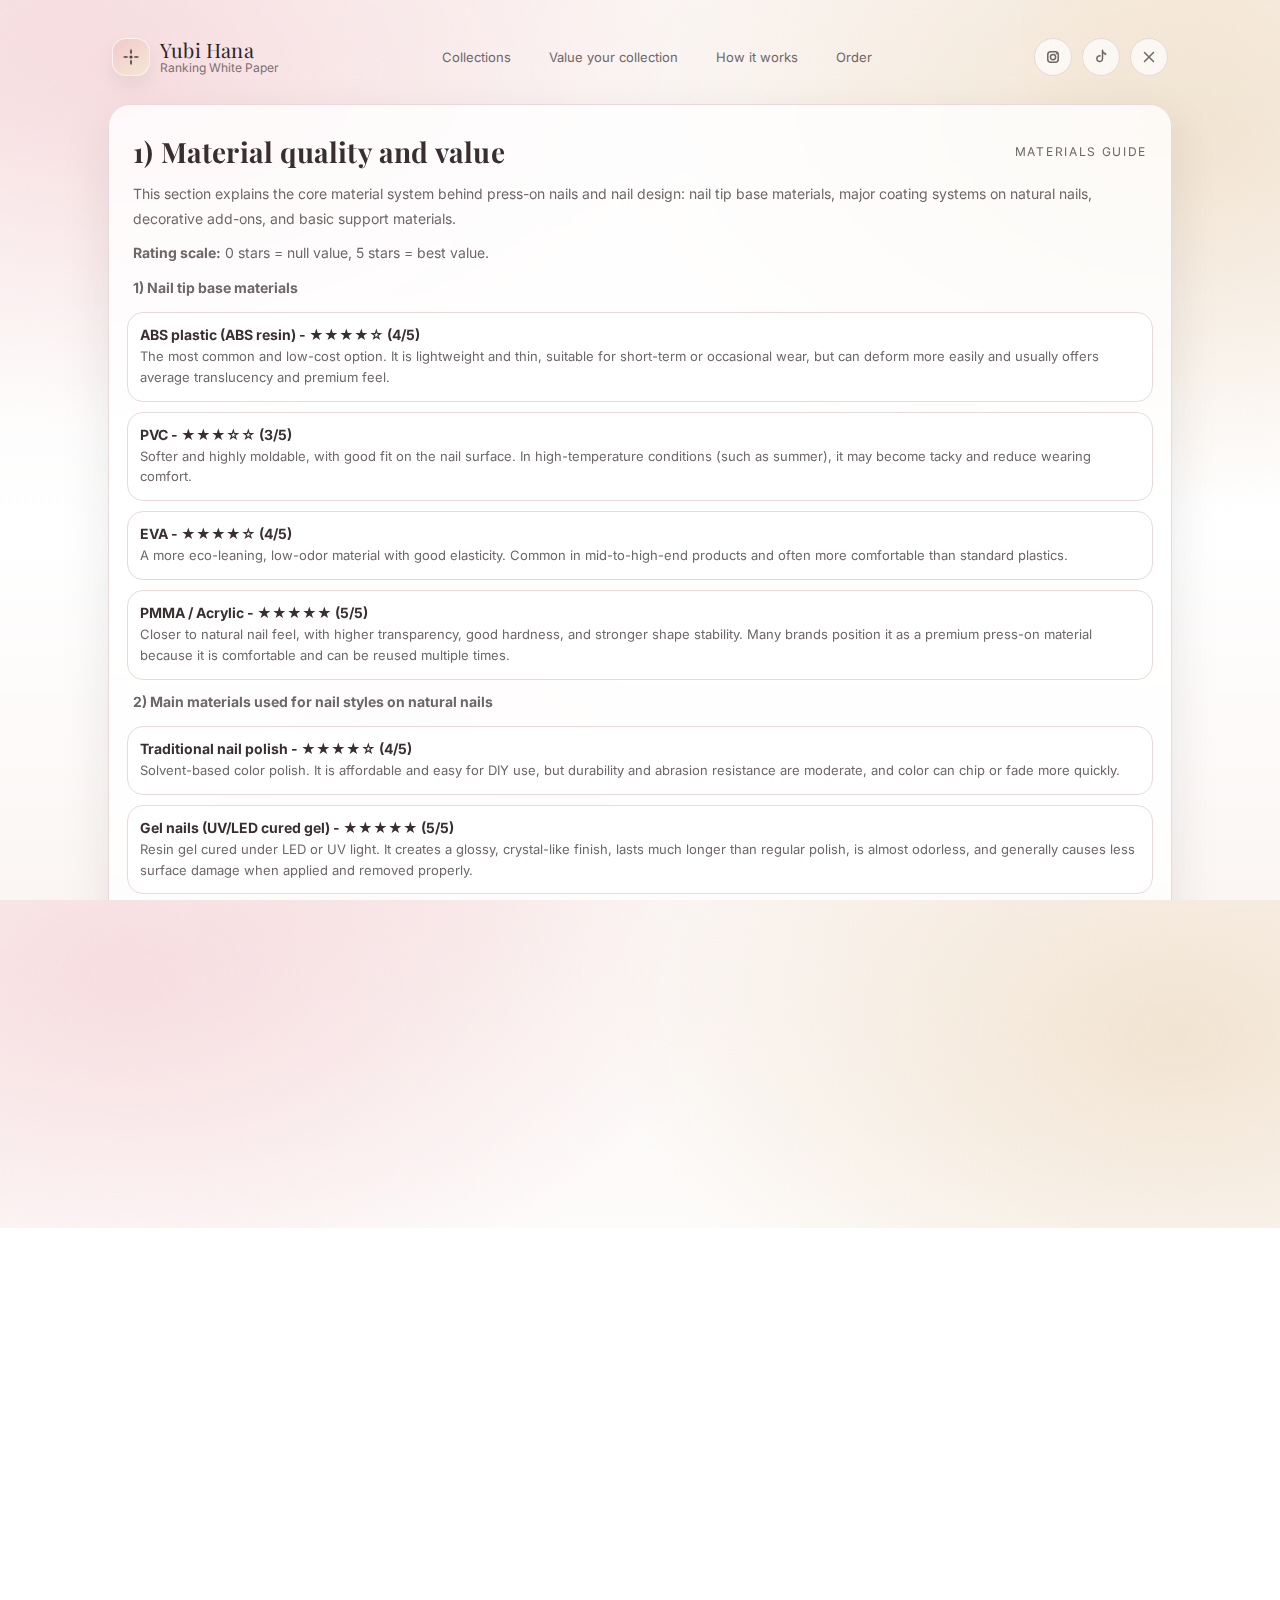
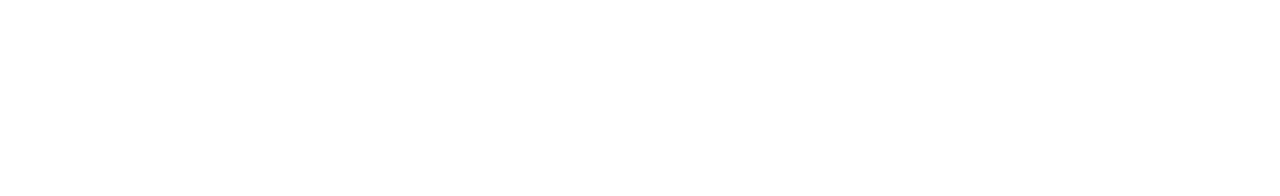
<file: ranking-section-1-material-quality-value.html>
<!doctype html>
<html lang="en">
<head>
  <meta charset="utf-8" />
  <meta name="viewport" content="width=device-width,initial-scale=1" />
  <meta name="description" content="1) Material quality and value - Yubi Hana Press-on Ranking 2026" />
  <title>Yubi Hana | 1) Material quality and value</title>
  <script async src="https://www.googletagmanager.com/gtag/js?id=G-2CBMDSRK00"></script>
  <script>
    window.dataLayer = window.dataLayer || [];
    function gtag(){ dataLayer.push(arguments); }
    gtag("js", new Date());
    gtag("config", "G-2CBMDSRK00");
  </script>
  <link rel="preconnect" href="https://fonts.googleapis.com">
  <link rel="preconnect" href="https://fonts.gstatic.com" crossorigin>
  <link href="https://fonts.googleapis.com/css2?family=Playfair+Display:wght@500;600&family=Inter:wght@300;400;500;600&display=swap" rel="stylesheet">
  <link rel="stylesheet" href="assets/ranking/section-pages.css" />
</head>
<body>
  <div class="petal p1"></div>
  <div class="petal p2"></div>
  <div class="petal p3"></div>

  <div class="wrap">
    <div class="topbar">
      <div class="brand">
        <div class="brand-mark" aria-hidden="true">
          <svg viewBox="0 0 24 24" fill="none">
            <path d="M12 3c1.6 2.3 1.6 4.4 0 6.2C10.4 7.4 10.4 5.3 12 3Z" fill="currentColor" opacity=".85"/>
            <path d="M21 12c-2.3 1.6-4.4 1.6-6.2 0 1.8-1.6 3.9-1.6 6.2 0Z" fill="currentColor" opacity=".85"/>
            <path d="M12 21c-1.6-2.3-1.6-4.4 0-6.2 1.6 1.8 1.6 3.9 0 6.2Z" fill="currentColor" opacity=".85"/>
            <path d="M3 12c2.3-1.6 4.4-1.6 6.2 0-1.8 1.6-3.9 1.6-6.2 0Z" fill="currentColor" opacity=".85"/>
            <circle cx="12" cy="12" r="1.7" fill="currentColor"/>
          </svg>
        </div>
        <div>
          <div class="brand-name">Yubi Hana</div>
          <div class="small">Ranking White Paper</div>
        </div>
      </div>

      <nav class="nav" aria-label="Primary">
        <a href="index.html#collections">Collections</a>
        <a href="ranking.html#value-collection">Value your collection</a>
        <a href="index.html#how">How it works</a>
        <a href="ORDER_URL">Order</a>
      </nav>

      <div class="social" aria-label="Social links">
        <a class="icon-btn" href="INSTAGRAM" target="_blank" rel="noopener noreferrer" aria-label="Instagram">
          <svg viewBox="0 0 24 24" fill="none" aria-hidden="true">
            <rect x="5" y="5" width="14" height="14" rx="4" stroke="currentColor" stroke-width="2"/>
            <circle cx="12" cy="12" r="3.5" stroke="currentColor" stroke-width="2"/>
            <circle cx="16.5" cy="7.5" r="1" fill="currentColor"/>
          </svg>
        </a>
        <a class="icon-btn" href="TIKTOK" target="_blank" rel="noopener noreferrer" aria-label="TikTok">
          <svg viewBox="0 0 24 24" fill="none" aria-hidden="true">
            <path d="M14 3v11.2a3.8 3.8 0 1 1-3.1-3.7" stroke="currentColor" stroke-width="2" stroke-linecap="round"/>
            <path d="M14 6.2c1.1 2.1 3 3.3 5 3.5V6.5c-1.6-.2-3.4-1.1-5-3.5Z" fill="currentColor" opacity=".9"/>
          </svg>
        </a>
        <a class="icon-btn" href="XIAOHONGSHU" target="_blank" rel="noopener noreferrer" aria-label="Xiaohongshu (xiaohongshu)">
          <svg viewBox="0 0 24 24" fill="none" aria-hidden="true">
            <path d="M7 7h10M9 11h6M8 15h8" stroke="currentColor" stroke-width="2" stroke-linecap="round"/>
            <path d="M6 4h12a3 3 0 0 1 3 3v10a3 3 0 0 1-3 3H6a3 3 0 0 1-3-3V7a3 3 0 0 1 3-3Z" stroke="currentColor" stroke-width="2" opacity=".9"/>
          </svg>
        </a>
        <a class="icon-btn" href="X" target="_blank" rel="noopener noreferrer" aria-label="X">
          <svg viewBox="0 0 24 24" fill="none" aria-hidden="true">
            <path d="M18 6 6 18M6 6l12 12" stroke="currentColor" stroke-width="2" stroke-linecap="round"/>
          </svg>
        </a>
      </div>
    </div>

    <section class="grid">
      <div class="card section-card col-12">
        <div class="section-title">
          <h1>1) Material quality and value</h1>
          <div class="mini">materials guide</div>
        </div>

        <p class="lead">
          This section explains the core material system behind press-on nails and nail design: nail tip base materials, major coating systems on natural nails, decorative add-ons, and basic support materials.
        </p>
        <p class="body-copy"><strong>Rating scale:</strong> 0 stars = null value, 5 stars = best value.</p>

        <p class="body-copy"><strong>1) Nail tip base materials</strong></p>
        <div class="feature-grid">
          <div class="feature"><div><strong>ABS plastic (ABS resin) - &#9733;&#9733;&#9733;&#9733;&#9734; (4/5)</strong><p>The most common and low-cost option. It is lightweight and thin, suitable for short-term or occasional wear, but can deform more easily and usually offers average translucency and premium feel.</p></div></div>
          <div class="feature"><div><strong>PVC - &#9733;&#9733;&#9733;&#9734;&#9734; (3/5)</strong><p>Softer and highly moldable, with good fit on the nail surface. In high-temperature conditions (such as summer), it may become tacky and reduce wearing comfort.</p></div></div>
          <div class="feature"><div><strong>EVA - &#9733;&#9733;&#9733;&#9733;&#9734; (4/5)</strong><p>A more eco-leaning, low-odor material with good elasticity. Common in mid-to-high-end products and often more comfortable than standard plastics.</p></div></div>
          <div class="feature"><div><strong>PMMA / Acrylic - &#9733;&#9733;&#9733;&#9733;&#9733; (5/5)</strong><p>Closer to natural nail feel, with higher transparency, good hardness, and stronger shape stability. Many brands position it as a premium press-on material because it is comfortable and can be reused multiple times.</p></div></div>
        </div>

        <p class="body-copy"><strong>2) Main materials used for nail styles on natural nails</strong></p>
        <div class="feature-grid">
          <div class="feature"><div><strong>Traditional nail polish - &#9733;&#9733;&#9733;&#9733;&#9734; (4/5)</strong><p>Solvent-based color polish. It is affordable and easy for DIY use, but durability and abrasion resistance are moderate, and color can chip or fade more quickly.</p></div></div>
          <div class="feature"><div><strong>Gel nails (UV/LED cured gel) - &#9733;&#9733;&#9733;&#9733;&#9733; (5/5)</strong><p>Resin gel cured under LED or UV light. It creates a glossy, crystal-like finish, lasts much longer than regular polish, is almost odorless, and generally causes less surface damage when applied and removed properly.</p></div></div>
          <div class="feature"><div><strong>Acrylic nails (crystal nails) - &#9733;&#9733;&#9733;&#9734;&#9734; (3/5)</strong><p>Built from monomer liquid plus polymer powder to sculpt on the nail. It offers high hardness and supports extensions and complex shapes, but has a stronger odor and requires higher technique for both application and removal. Current popularity is slightly lower than gel systems.</p></div></div>
        </div>

        <p class="body-copy"><strong>3) Decorative support materials for nail art</strong></p>
        <p class="body-copy">
          Whether for natural nails, gel nails, or press-on nails, these decorative materials are widely used to build style and texture.
        </p>
        <div class="feature-grid">
          <div class="feature"><div><strong>Stickers / nail wraps - &#9733;&#9733;&#9733;&#9733;&#9733; (5/5)</strong><p>Full-coverage stickers, partial decals, and French-tip strips for quick pattern building.</p></div></div>
          <div class="feature"><div><strong>Glitter / shimmer powders - &#9733;&#9733;&#9733;&#9733;&#9734; (4/5)</strong><p>Fine shimmer, large glitter pieces, and aurora powders used to increase shine intensity and layered visual effects.</p></div></div>
          <div class="feature"><div><strong>Rhinestones / pearls / metal studs - &#9733;&#9733;&#9733;&#9734;&#9734; (3/5)</strong><p>Used for 3D embellishment, metallic looks, punk styles, and statement nail art.</p></div></div>
          <div class="feature"><div><strong>Shell flakes, foil, and crushed stones - &#9733;&#9733;&#9733;&#9733;&#9734; (4/5)</strong><p>Added for texture and depth, often used in cat-eye, flowing light, and cream-style gel designs.</p></div></div>
        </div>

        <p class="body-copy"><strong>4) Basic care and auxiliary materials</strong></p>
        <div class="feature-grid">
          <div class="feature"><div><strong>Base coat and top coat - &#9733;&#9733;&#9733;&#9733;&#9733; (5/5)</strong><p>Protect natural nails, reduce staining risk, and improve adhesion and gloss.</p></div></div>
          <div class="feature"><div><strong>Filing and buffing tools - &#9733;&#9733;&#9733;&#9733;&#9733; (5/5)</strong><p>Nail files and buffing blocks are used to refine nail shape and smooth the nail surface.</p></div></div>
          <div class="feature"><div><strong>Adhesives for press-ons - &#9733;&#9733;&#9733;&#9733;&#9734; (4/5)</strong><p>Jelly adhesive tabs, double-sided tapes, and dedicated nail glues are used to secure press-on tips to natural nails.</p></div></div>
        </div>

        <div class="link-row">
          <a class="btn btn-primary" href="ranking.html#value-collection">Open calculator</a>
          <a class="btn btn-ghost" href="assets/ranking/ranking.md">Open full markdown</a>
        </div>
      </div>
    </section>
  </div>

  <script src="assets/ranking/section-pages.js"></script>
</body>
</html>
</file>
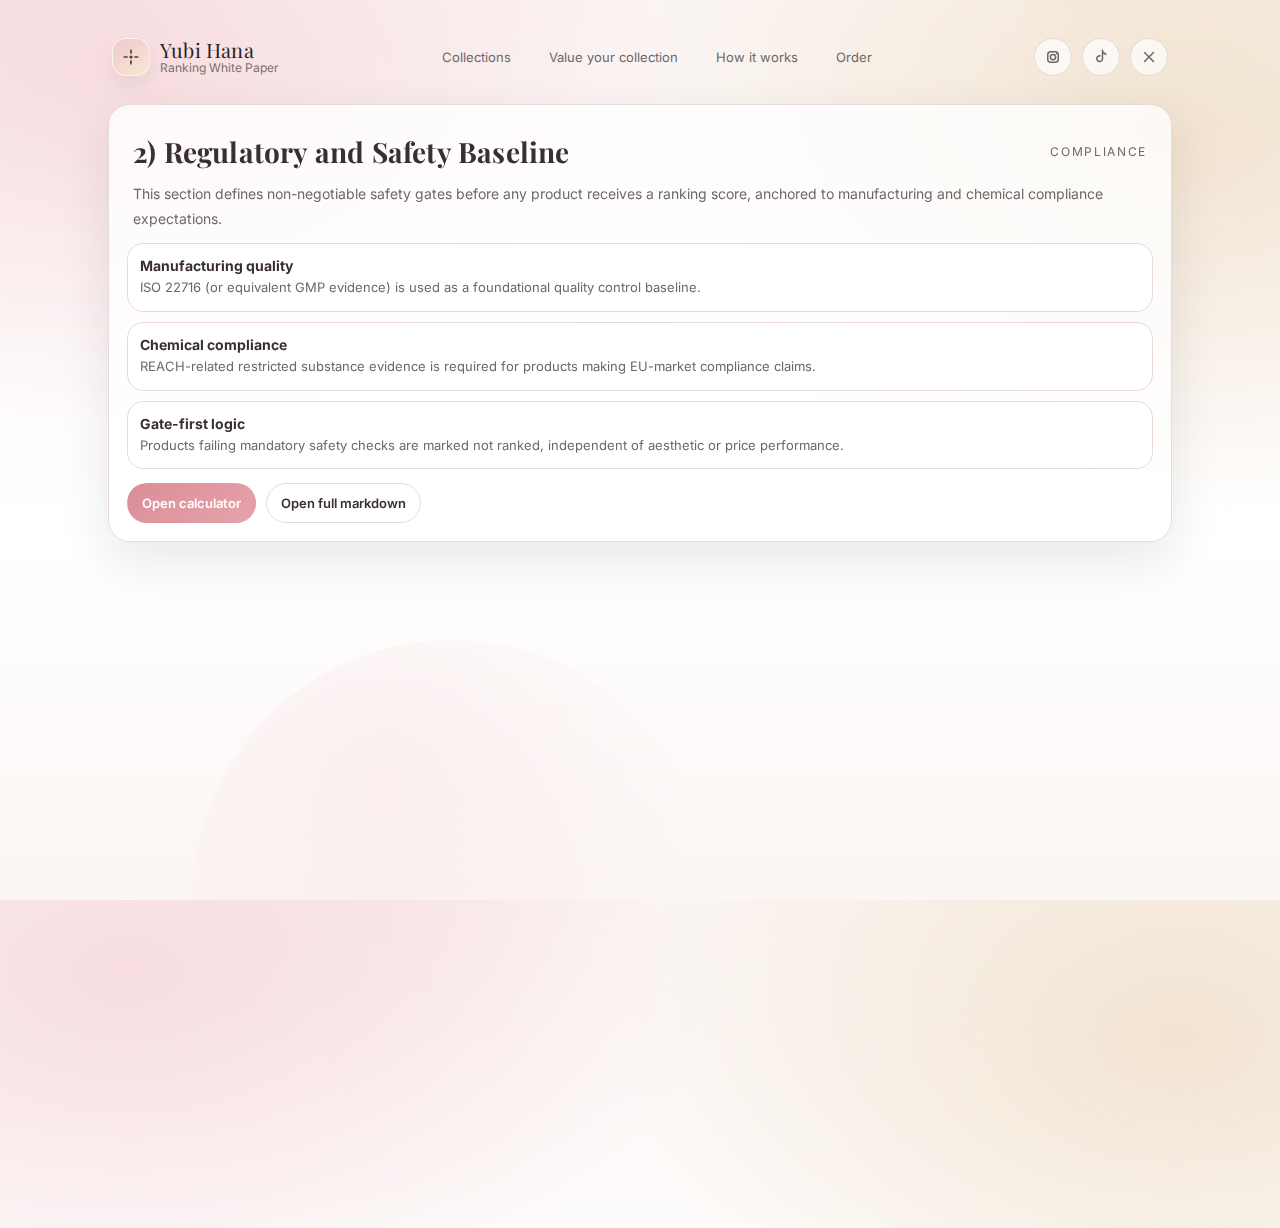
<file: ranking-section-2-regulatory-safety.html>
<!doctype html>
<html lang="en">
<head>
  <meta charset="utf-8" />
  <meta name="viewport" content="width=device-width,initial-scale=1" />
  <meta name="description" content="2) Regulatory and Safety Baseline - Yubi Hana Press-on Ranking 2026" />
  <title>Yubi Hana | 2) Regulatory and Safety Baseline</title>
  <script async src="https://www.googletagmanager.com/gtag/js?id=G-2CBMDSRK00"></script>
  <script>
    window.dataLayer = window.dataLayer || [];
    function gtag(){ dataLayer.push(arguments); }
    gtag("js", new Date());
    gtag("config", "G-2CBMDSRK00");
  </script>
  <link rel="preconnect" href="https://fonts.googleapis.com">
  <link rel="preconnect" href="https://fonts.gstatic.com" crossorigin>
  <link href="https://fonts.googleapis.com/css2?family=Playfair+Display:wght@500;600&family=Inter:wght@300;400;500;600&display=swap" rel="stylesheet">
  <link rel="stylesheet" href="assets/ranking/section-pages.css" />
</head>
<body>
  <div class="petal p1"></div>
  <div class="petal p2"></div>
  <div class="petal p3"></div>

  <div class="wrap">
    <div class="topbar">
      <div class="brand">
        <div class="brand-mark" aria-hidden="true">
          <svg viewBox="0 0 24 24" fill="none">
            <path d="M12 3c1.6 2.3 1.6 4.4 0 6.2C10.4 7.4 10.4 5.3 12 3Z" fill="currentColor" opacity=".85"/>
            <path d="M21 12c-2.3 1.6-4.4 1.6-6.2 0 1.8-1.6 3.9-1.6 6.2 0Z" fill="currentColor" opacity=".85"/>
            <path d="M12 21c-1.6-2.3-1.6-4.4 0-6.2 1.6 1.8 1.6 3.9 0 6.2Z" fill="currentColor" opacity=".85"/>
            <path d="M3 12c2.3-1.6 4.4-1.6 6.2 0-1.8 1.6-3.9 1.6-6.2 0Z" fill="currentColor" opacity=".85"/>
            <circle cx="12" cy="12" r="1.7" fill="currentColor"/>
          </svg>
        </div>
        <div>
          <div class="brand-name">Yubi Hana</div>
          <div class="small">Ranking White Paper</div>
        </div>
      </div>

      <nav class="nav" aria-label="Primary">
        <a href="index.html#collections">Collections</a>
        <a href="ranking.html#value-collection">Value your collection</a>
        <a href="index.html#how">How it works</a>
        <a href="ORDER_URL">Order</a>
      </nav>

      <div class="social" aria-label="Social links">
        <a class="icon-btn" href="INSTAGRAM" target="_blank" rel="noopener noreferrer" aria-label="Instagram">
          <svg viewBox="0 0 24 24" fill="none" aria-hidden="true">
            <rect x="5" y="5" width="14" height="14" rx="4" stroke="currentColor" stroke-width="2"/>
            <circle cx="12" cy="12" r="3.5" stroke="currentColor" stroke-width="2"/>
            <circle cx="16.5" cy="7.5" r="1" fill="currentColor"/>
          </svg>
        </a>
        <a class="icon-btn" href="TIKTOK" target="_blank" rel="noopener noreferrer" aria-label="TikTok">
          <svg viewBox="0 0 24 24" fill="none" aria-hidden="true">
            <path d="M14 3v11.2a3.8 3.8 0 1 1-3.1-3.7" stroke="currentColor" stroke-width="2" stroke-linecap="round"/>
            <path d="M14 6.2c1.1 2.1 3 3.3 5 3.5V6.5c-1.6-.2-3.4-1.1-5-3.5Z" fill="currentColor" opacity=".9"/>
          </svg>
        </a>
        <a class="icon-btn" href="XIAOHONGSHU" target="_blank" rel="noopener noreferrer" aria-label="Xiaohongshu (小红书)">
          <svg viewBox="0 0 24 24" fill="none" aria-hidden="true">
            <path d="M7 7h10M9 11h6M8 15h8" stroke="currentColor" stroke-width="2" stroke-linecap="round"/>
            <path d="M6 4h12a3 3 0 0 1 3 3v10a3 3 0 0 1-3 3H6a3 3 0 0 1-3-3V7a3 3 0 0 1 3-3Z" stroke="currentColor" stroke-width="2" opacity=".9"/>
          </svg>
        </a>
        <a class="icon-btn" href="X" target="_blank" rel="noopener noreferrer" aria-label="X">
          <svg viewBox="0 0 24 24" fill="none" aria-hidden="true">
            <path d="M18 6 6 18M6 6l12 12" stroke="currentColor" stroke-width="2" stroke-linecap="round"/>
          </svg>
        </a>
      </div>
    </div>

    <section class="grid">
      <div class="card section-card col-12">
        <div class="section-title">
          <h1>2) Regulatory and Safety Baseline</h1>
          <div class="mini">compliance</div>
        </div>

        <p class="lead">This section defines non-negotiable safety gates before any product receives a ranking score, anchored to manufacturing and chemical compliance expectations.</p>

        <div class="feature-grid">
          <div class="feature"><div><strong>Manufacturing quality</strong><p>ISO 22716 (or equivalent GMP evidence) is used as a foundational quality control baseline.</p></div></div>
          <div class="feature"><div><strong>Chemical compliance</strong><p>REACH-related restricted substance evidence is required for products making EU-market compliance claims.</p></div></div>
          <div class="feature"><div><strong>Gate-first logic</strong><p>Products failing mandatory safety checks are marked not ranked, independent of aesthetic or price performance.</p></div></div>
        </div>

        <div class="link-row">
          <a class="btn btn-primary" href="ranking.html#value-collection">Open calculator</a>
          <a class="btn btn-ghost" href="assets/ranking/ranking.md">Open full markdown</a>
        </div>
      </div>
    </section>
  </div>

  <script src="assets/ranking/section-pages.js"></script>
</body>
</html>
</file>
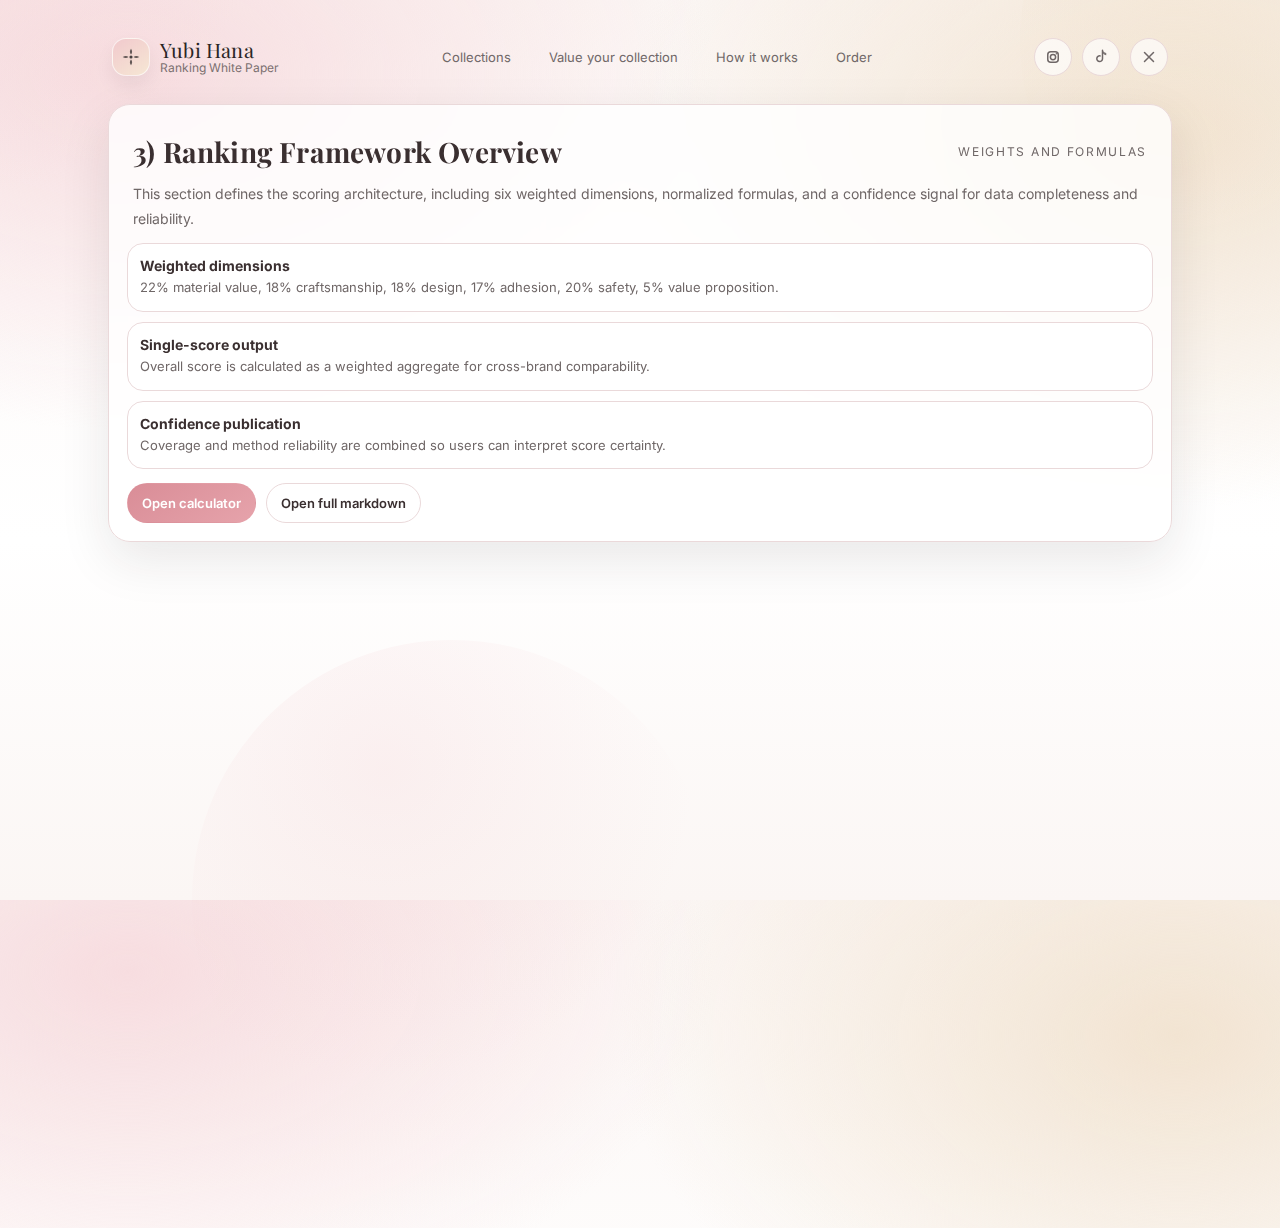
<file: ranking-section-3-framework-overview.html>
<!doctype html>
<html lang="en">
<head>
  <meta charset="utf-8" />
  <meta name="viewport" content="width=device-width,initial-scale=1" />
  <meta name="description" content="3) Ranking Framework Overview - Yubi Hana Press-on Ranking 2026" />
  <title>Yubi Hana | 3) Ranking Framework Overview</title>
  <script async src="https://www.googletagmanager.com/gtag/js?id=G-2CBMDSRK00"></script>
  <script>
    window.dataLayer = window.dataLayer || [];
    function gtag(){ dataLayer.push(arguments); }
    gtag("js", new Date());
    gtag("config", "G-2CBMDSRK00");
  </script>
  <link rel="preconnect" href="https://fonts.googleapis.com">
  <link rel="preconnect" href="https://fonts.gstatic.com" crossorigin>
  <link href="https://fonts.googleapis.com/css2?family=Playfair+Display:wght@500;600&family=Inter:wght@300;400;500;600&display=swap" rel="stylesheet">
  <link rel="stylesheet" href="assets/ranking/section-pages.css" />
</head>
<body>
  <div class="petal p1"></div>
  <div class="petal p2"></div>
  <div class="petal p3"></div>

  <div class="wrap">
    <div class="topbar">
      <div class="brand">
        <div class="brand-mark" aria-hidden="true">
          <svg viewBox="0 0 24 24" fill="none">
            <path d="M12 3c1.6 2.3 1.6 4.4 0 6.2C10.4 7.4 10.4 5.3 12 3Z" fill="currentColor" opacity=".85"/>
            <path d="M21 12c-2.3 1.6-4.4 1.6-6.2 0 1.8-1.6 3.9-1.6 6.2 0Z" fill="currentColor" opacity=".85"/>
            <path d="M12 21c-1.6-2.3-1.6-4.4 0-6.2 1.6 1.8 1.6 3.9 0 6.2Z" fill="currentColor" opacity=".85"/>
            <path d="M3 12c2.3-1.6 4.4-1.6 6.2 0-1.8 1.6-3.9 1.6-6.2 0Z" fill="currentColor" opacity=".85"/>
            <circle cx="12" cy="12" r="1.7" fill="currentColor"/>
          </svg>
        </div>
        <div>
          <div class="brand-name">Yubi Hana</div>
          <div class="small">Ranking White Paper</div>
        </div>
      </div>

      <nav class="nav" aria-label="Primary">
        <a href="index.html#collections">Collections</a>
        <a href="ranking.html#value-collection">Value your collection</a>
        <a href="index.html#how">How it works</a>
        <a href="ORDER_URL">Order</a>
      </nav>

      <div class="social" aria-label="Social links">
        <a class="icon-btn" href="INSTAGRAM" target="_blank" rel="noopener noreferrer" aria-label="Instagram">
          <svg viewBox="0 0 24 24" fill="none" aria-hidden="true">
            <rect x="5" y="5" width="14" height="14" rx="4" stroke="currentColor" stroke-width="2"/>
            <circle cx="12" cy="12" r="3.5" stroke="currentColor" stroke-width="2"/>
            <circle cx="16.5" cy="7.5" r="1" fill="currentColor"/>
          </svg>
        </a>
        <a class="icon-btn" href="TIKTOK" target="_blank" rel="noopener noreferrer" aria-label="TikTok">
          <svg viewBox="0 0 24 24" fill="none" aria-hidden="true">
            <path d="M14 3v11.2a3.8 3.8 0 1 1-3.1-3.7" stroke="currentColor" stroke-width="2" stroke-linecap="round"/>
            <path d="M14 6.2c1.1 2.1 3 3.3 5 3.5V6.5c-1.6-.2-3.4-1.1-5-3.5Z" fill="currentColor" opacity=".9"/>
          </svg>
        </a>
        <a class="icon-btn" href="XIAOHONGSHU" target="_blank" rel="noopener noreferrer" aria-label="Xiaohongshu (小红书)">
          <svg viewBox="0 0 24 24" fill="none" aria-hidden="true">
            <path d="M7 7h10M9 11h6M8 15h8" stroke="currentColor" stroke-width="2" stroke-linecap="round"/>
            <path d="M6 4h12a3 3 0 0 1 3 3v10a3 3 0 0 1-3 3H6a3 3 0 0 1-3-3V7a3 3 0 0 1 3-3Z" stroke="currentColor" stroke-width="2" opacity=".9"/>
          </svg>
        </a>
        <a class="icon-btn" href="X" target="_blank" rel="noopener noreferrer" aria-label="X">
          <svg viewBox="0 0 24 24" fill="none" aria-hidden="true">
            <path d="M18 6 6 18M6 6l12 12" stroke="currentColor" stroke-width="2" stroke-linecap="round"/>
          </svg>
        </a>
      </div>
    </div>

    <section class="grid">
      <div class="card section-card col-12">
        <div class="section-title">
          <h1>3) Ranking Framework Overview</h1>
          <div class="mini">weights and formulas</div>
        </div>

        <p class="lead">This section defines the scoring architecture, including six weighted dimensions, normalized formulas, and a confidence signal for data completeness and reliability.</p>

        <div class="feature-grid">
          <div class="feature"><div><strong>Weighted dimensions</strong><p>22% material value, 18% craftsmanship, 18% design, 17% adhesion, 20% safety, 5% value proposition.</p></div></div>
          <div class="feature"><div><strong>Single-score output</strong><p>Overall score is calculated as a weighted aggregate for cross-brand comparability.</p></div></div>
          <div class="feature"><div><strong>Confidence publication</strong><p>Coverage and method reliability are combined so users can interpret score certainty.</p></div></div>
        </div>

        <div class="link-row">
          <a class="btn btn-primary" href="ranking.html#value-collection">Open calculator</a>
          <a class="btn btn-ghost" href="assets/ranking/ranking.md">Open full markdown</a>
        </div>
      </div>
    </section>
  </div>

  <script src="assets/ranking/section-pages.js"></script>
</body>
</html>
</file>
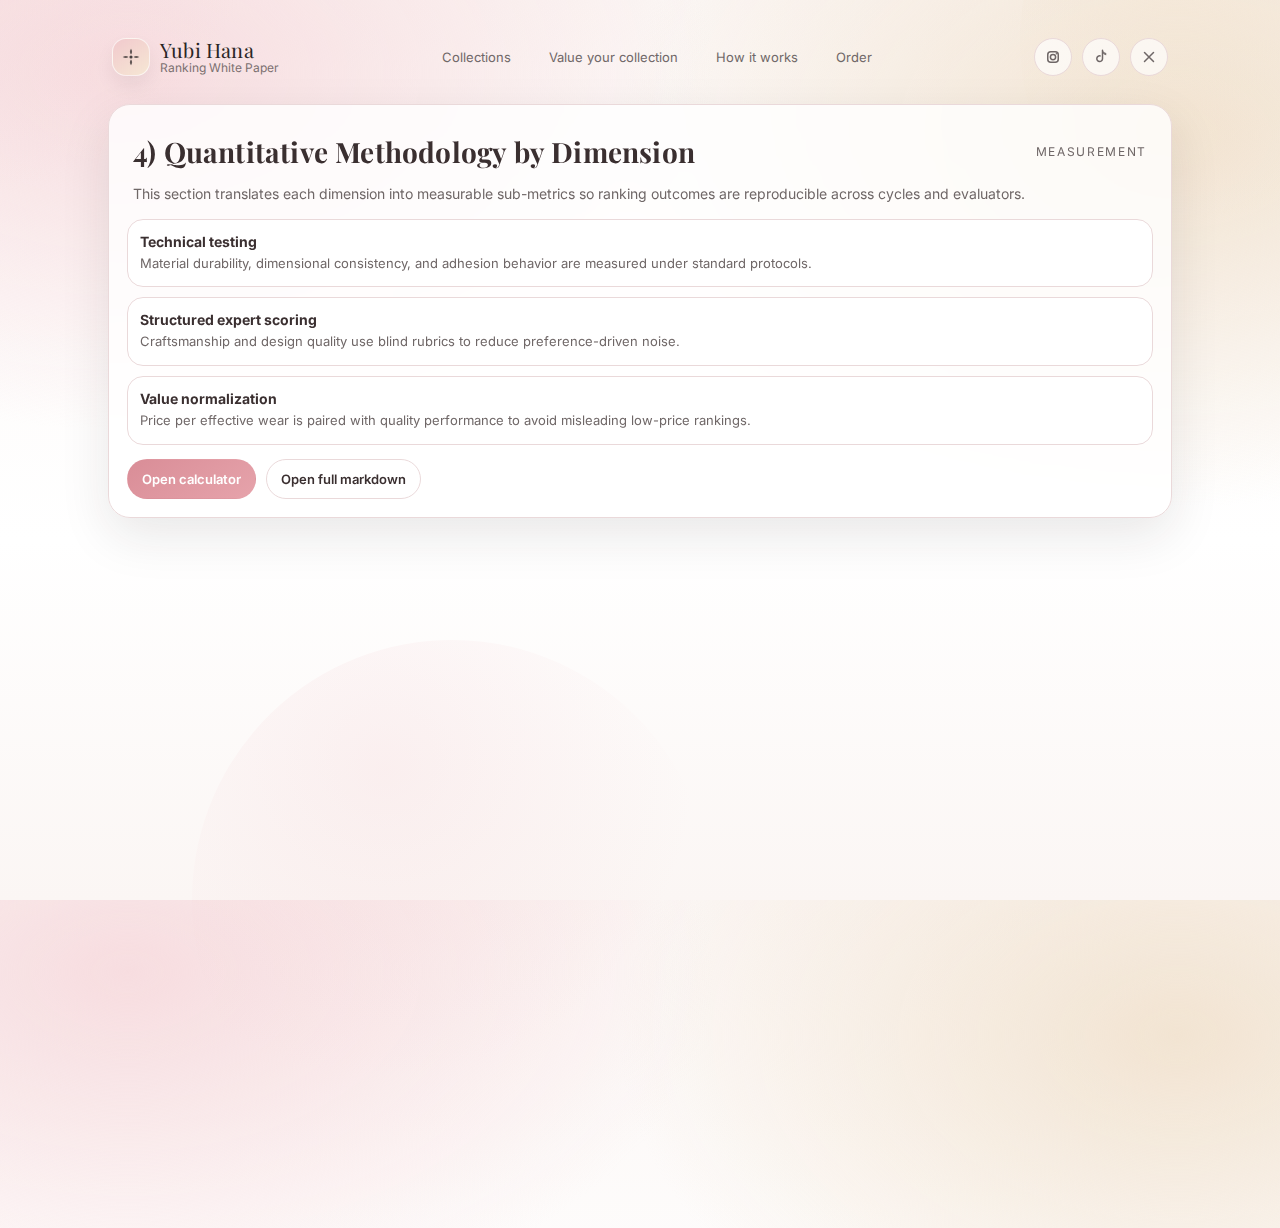
<file: ranking-section-4-quantitative-methodology.html>
<!doctype html>
<html lang="en">
<head>
  <meta charset="utf-8" />
  <meta name="viewport" content="width=device-width,initial-scale=1" />
  <meta name="description" content="4) Quantitative Methodology by Dimension - Yubi Hana Press-on Ranking 2026" />
  <title>Yubi Hana | 4) Quantitative Methodology by Dimension</title>
  <script async src="https://www.googletagmanager.com/gtag/js?id=G-2CBMDSRK00"></script>
  <script>
    window.dataLayer = window.dataLayer || [];
    function gtag(){ dataLayer.push(arguments); }
    gtag("js", new Date());
    gtag("config", "G-2CBMDSRK00");
  </script>
  <link rel="preconnect" href="https://fonts.googleapis.com">
  <link rel="preconnect" href="https://fonts.gstatic.com" crossorigin>
  <link href="https://fonts.googleapis.com/css2?family=Playfair+Display:wght@500;600&family=Inter:wght@300;400;500;600&display=swap" rel="stylesheet">
  <link rel="stylesheet" href="assets/ranking/section-pages.css" />
</head>
<body>
  <div class="petal p1"></div>
  <div class="petal p2"></div>
  <div class="petal p3"></div>

  <div class="wrap">
    <div class="topbar">
      <div class="brand">
        <div class="brand-mark" aria-hidden="true">
          <svg viewBox="0 0 24 24" fill="none">
            <path d="M12 3c1.6 2.3 1.6 4.4 0 6.2C10.4 7.4 10.4 5.3 12 3Z" fill="currentColor" opacity=".85"/>
            <path d="M21 12c-2.3 1.6-4.4 1.6-6.2 0 1.8-1.6 3.9-1.6 6.2 0Z" fill="currentColor" opacity=".85"/>
            <path d="M12 21c-1.6-2.3-1.6-4.4 0-6.2 1.6 1.8 1.6 3.9 0 6.2Z" fill="currentColor" opacity=".85"/>
            <path d="M3 12c2.3-1.6 4.4-1.6 6.2 0-1.8 1.6-3.9 1.6-6.2 0Z" fill="currentColor" opacity=".85"/>
            <circle cx="12" cy="12" r="1.7" fill="currentColor"/>
          </svg>
        </div>
        <div>
          <div class="brand-name">Yubi Hana</div>
          <div class="small">Ranking White Paper</div>
        </div>
      </div>

      <nav class="nav" aria-label="Primary">
        <a href="index.html#collections">Collections</a>
        <a href="ranking.html#value-collection">Value your collection</a>
        <a href="index.html#how">How it works</a>
        <a href="ORDER_URL">Order</a>
      </nav>

      <div class="social" aria-label="Social links">
        <a class="icon-btn" href="INSTAGRAM" target="_blank" rel="noopener noreferrer" aria-label="Instagram">
          <svg viewBox="0 0 24 24" fill="none" aria-hidden="true">
            <rect x="5" y="5" width="14" height="14" rx="4" stroke="currentColor" stroke-width="2"/>
            <circle cx="12" cy="12" r="3.5" stroke="currentColor" stroke-width="2"/>
            <circle cx="16.5" cy="7.5" r="1" fill="currentColor"/>
          </svg>
        </a>
        <a class="icon-btn" href="TIKTOK" target="_blank" rel="noopener noreferrer" aria-label="TikTok">
          <svg viewBox="0 0 24 24" fill="none" aria-hidden="true">
            <path d="M14 3v11.2a3.8 3.8 0 1 1-3.1-3.7" stroke="currentColor" stroke-width="2" stroke-linecap="round"/>
            <path d="M14 6.2c1.1 2.1 3 3.3 5 3.5V6.5c-1.6-.2-3.4-1.1-5-3.5Z" fill="currentColor" opacity=".9"/>
          </svg>
        </a>
        <a class="icon-btn" href="XIAOHONGSHU" target="_blank" rel="noopener noreferrer" aria-label="Xiaohongshu (小红书)">
          <svg viewBox="0 0 24 24" fill="none" aria-hidden="true">
            <path d="M7 7h10M9 11h6M8 15h8" stroke="currentColor" stroke-width="2" stroke-linecap="round"/>
            <path d="M6 4h12a3 3 0 0 1 3 3v10a3 3 0 0 1-3 3H6a3 3 0 0 1-3-3V7a3 3 0 0 1 3-3Z" stroke="currentColor" stroke-width="2" opacity=".9"/>
          </svg>
        </a>
        <a class="icon-btn" href="X" target="_blank" rel="noopener noreferrer" aria-label="X">
          <svg viewBox="0 0 24 24" fill="none" aria-hidden="true">
            <path d="M18 6 6 18M6 6l12 12" stroke="currentColor" stroke-width="2" stroke-linecap="round"/>
          </svg>
        </a>
      </div>
    </div>

    <section class="grid">
      <div class="card section-card col-12">
        <div class="section-title">
          <h1>4) Quantitative Methodology by Dimension</h1>
          <div class="mini">measurement</div>
        </div>

        <p class="lead">This section translates each dimension into measurable sub-metrics so ranking outcomes are reproducible across cycles and evaluators.</p>

        <div class="feature-grid">
          <div class="feature"><div><strong>Technical testing</strong><p>Material durability, dimensional consistency, and adhesion behavior are measured under standard protocols.</p></div></div>
          <div class="feature"><div><strong>Structured expert scoring</strong><p>Craftsmanship and design quality use blind rubrics to reduce preference-driven noise.</p></div></div>
          <div class="feature"><div><strong>Value normalization</strong><p>Price per effective wear is paired with quality performance to avoid misleading low-price rankings.</p></div></div>
        </div>

        <div class="link-row">
          <a class="btn btn-primary" href="ranking.html#value-collection">Open calculator</a>
          <a class="btn btn-ghost" href="assets/ranking/ranking.md">Open full markdown</a>
        </div>
      </div>
    </section>
  </div>

  <script src="assets/ranking/section-pages.js"></script>
</body>
</html>
</file>
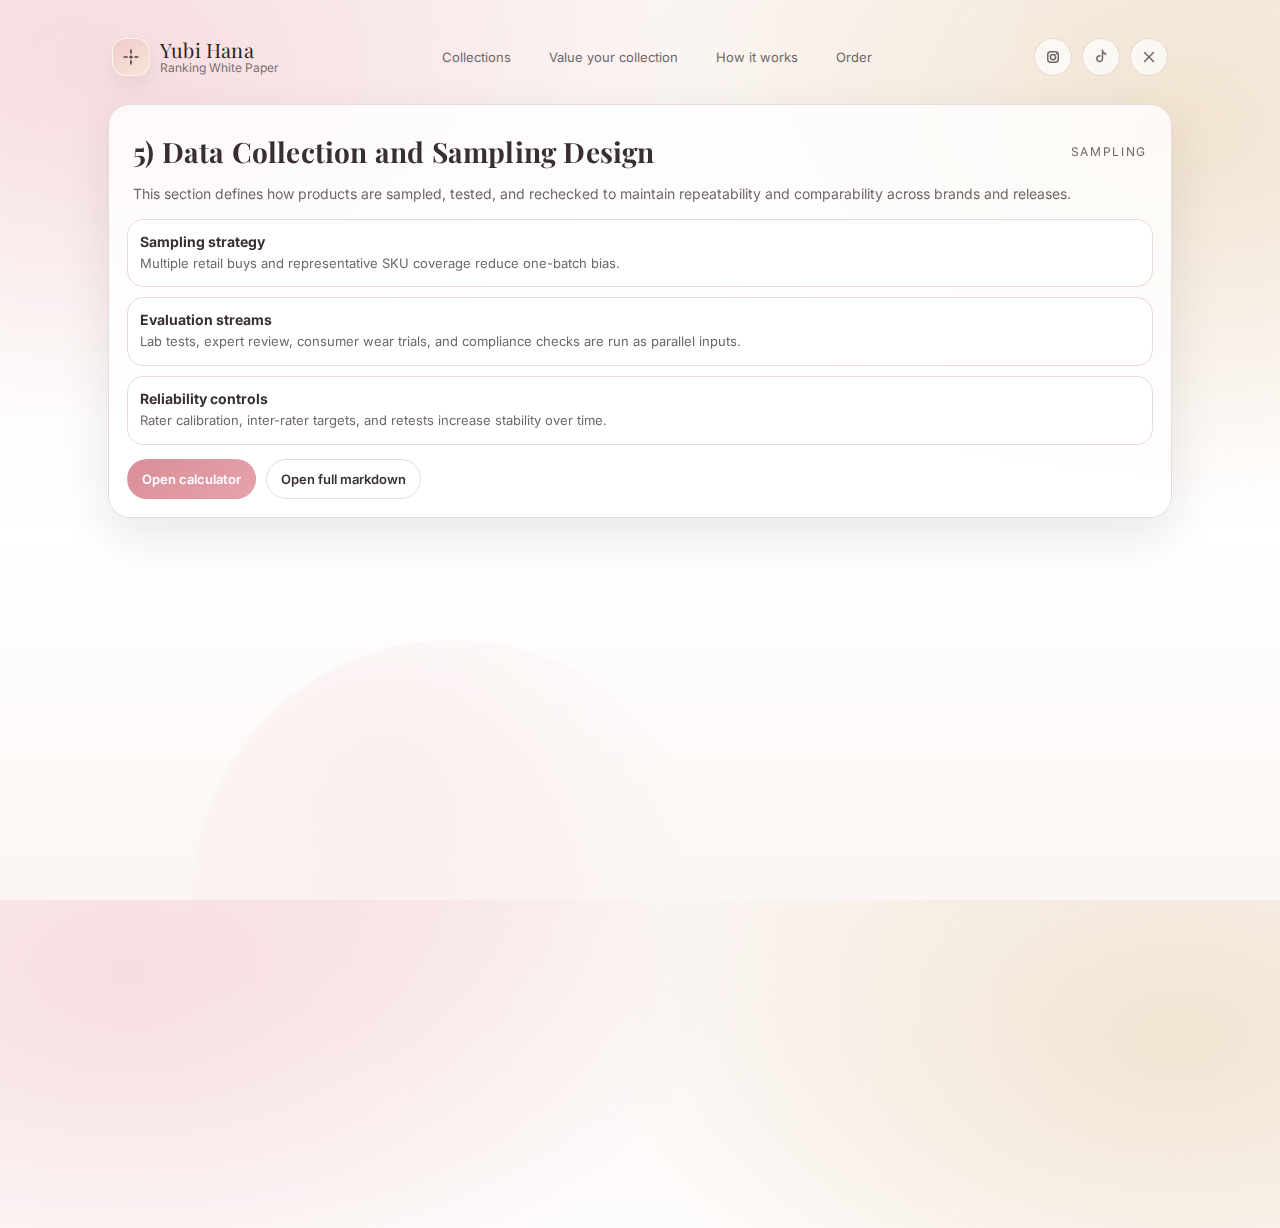
<file: ranking-section-5-data-collection.html>
<!doctype html>
<html lang="en">
<head>
  <meta charset="utf-8" />
  <meta name="viewport" content="width=device-width,initial-scale=1" />
  <meta name="description" content="5) Data Collection and Sampling Design - Yubi Hana Press-on Ranking 2026" />
  <title>Yubi Hana | 5) Data Collection and Sampling Design</title>
  <script async src="https://www.googletagmanager.com/gtag/js?id=G-2CBMDSRK00"></script>
  <script>
    window.dataLayer = window.dataLayer || [];
    function gtag(){ dataLayer.push(arguments); }
    gtag("js", new Date());
    gtag("config", "G-2CBMDSRK00");
  </script>
  <link rel="preconnect" href="https://fonts.googleapis.com">
  <link rel="preconnect" href="https://fonts.gstatic.com" crossorigin>
  <link href="https://fonts.googleapis.com/css2?family=Playfair+Display:wght@500;600&family=Inter:wght@300;400;500;600&display=swap" rel="stylesheet">
  <link rel="stylesheet" href="assets/ranking/section-pages.css" />
</head>
<body>
  <div class="petal p1"></div>
  <div class="petal p2"></div>
  <div class="petal p3"></div>

  <div class="wrap">
    <div class="topbar">
      <div class="brand">
        <div class="brand-mark" aria-hidden="true">
          <svg viewBox="0 0 24 24" fill="none">
            <path d="M12 3c1.6 2.3 1.6 4.4 0 6.2C10.4 7.4 10.4 5.3 12 3Z" fill="currentColor" opacity=".85"/>
            <path d="M21 12c-2.3 1.6-4.4 1.6-6.2 0 1.8-1.6 3.9-1.6 6.2 0Z" fill="currentColor" opacity=".85"/>
            <path d="M12 21c-1.6-2.3-1.6-4.4 0-6.2 1.6 1.8 1.6 3.9 0 6.2Z" fill="currentColor" opacity=".85"/>
            <path d="M3 12c2.3-1.6 4.4-1.6 6.2 0-1.8 1.6-3.9 1.6-6.2 0Z" fill="currentColor" opacity=".85"/>
            <circle cx="12" cy="12" r="1.7" fill="currentColor"/>
          </svg>
        </div>
        <div>
          <div class="brand-name">Yubi Hana</div>
          <div class="small">Ranking White Paper</div>
        </div>
      </div>

      <nav class="nav" aria-label="Primary">
        <a href="index.html#collections">Collections</a>
        <a href="ranking.html#value-collection">Value your collection</a>
        <a href="index.html#how">How it works</a>
        <a href="ORDER_URL">Order</a>
      </nav>

      <div class="social" aria-label="Social links">
        <a class="icon-btn" href="INSTAGRAM" target="_blank" rel="noopener noreferrer" aria-label="Instagram">
          <svg viewBox="0 0 24 24" fill="none" aria-hidden="true">
            <rect x="5" y="5" width="14" height="14" rx="4" stroke="currentColor" stroke-width="2"/>
            <circle cx="12" cy="12" r="3.5" stroke="currentColor" stroke-width="2"/>
            <circle cx="16.5" cy="7.5" r="1" fill="currentColor"/>
          </svg>
        </a>
        <a class="icon-btn" href="TIKTOK" target="_blank" rel="noopener noreferrer" aria-label="TikTok">
          <svg viewBox="0 0 24 24" fill="none" aria-hidden="true">
            <path d="M14 3v11.2a3.8 3.8 0 1 1-3.1-3.7" stroke="currentColor" stroke-width="2" stroke-linecap="round"/>
            <path d="M14 6.2c1.1 2.1 3 3.3 5 3.5V6.5c-1.6-.2-3.4-1.1-5-3.5Z" fill="currentColor" opacity=".9"/>
          </svg>
        </a>
        <a class="icon-btn" href="XIAOHONGSHU" target="_blank" rel="noopener noreferrer" aria-label="Xiaohongshu (小红书)">
          <svg viewBox="0 0 24 24" fill="none" aria-hidden="true">
            <path d="M7 7h10M9 11h6M8 15h8" stroke="currentColor" stroke-width="2" stroke-linecap="round"/>
            <path d="M6 4h12a3 3 0 0 1 3 3v10a3 3 0 0 1-3 3H6a3 3 0 0 1-3-3V7a3 3 0 0 1 3-3Z" stroke="currentColor" stroke-width="2" opacity=".9"/>
          </svg>
        </a>
        <a class="icon-btn" href="X" target="_blank" rel="noopener noreferrer" aria-label="X">
          <svg viewBox="0 0 24 24" fill="none" aria-hidden="true">
            <path d="M18 6 6 18M6 6l12 12" stroke="currentColor" stroke-width="2" stroke-linecap="round"/>
          </svg>
        </a>
      </div>
    </div>

    <section class="grid">
      <div class="card section-card col-12">
        <div class="section-title">
          <h1>5) Data Collection and Sampling Design</h1>
          <div class="mini">sampling</div>
        </div>

        <p class="lead">This section defines how products are sampled, tested, and rechecked to maintain repeatability and comparability across brands and releases.</p>

        <div class="feature-grid">
          <div class="feature"><div><strong>Sampling strategy</strong><p>Multiple retail buys and representative SKU coverage reduce one-batch bias.</p></div></div>
          <div class="feature"><div><strong>Evaluation streams</strong><p>Lab tests, expert review, consumer wear trials, and compliance checks are run as parallel inputs.</p></div></div>
          <div class="feature"><div><strong>Reliability controls</strong><p>Rater calibration, inter-rater targets, and retests increase stability over time.</p></div></div>
        </div>

        <div class="link-row">
          <a class="btn btn-primary" href="ranking.html#value-collection">Open calculator</a>
          <a class="btn btn-ghost" href="assets/ranking/ranking.md">Open full markdown</a>
        </div>
      </div>
    </section>
  </div>

  <script src="assets/ranking/section-pages.js"></script>
</body>
</html>
</file>
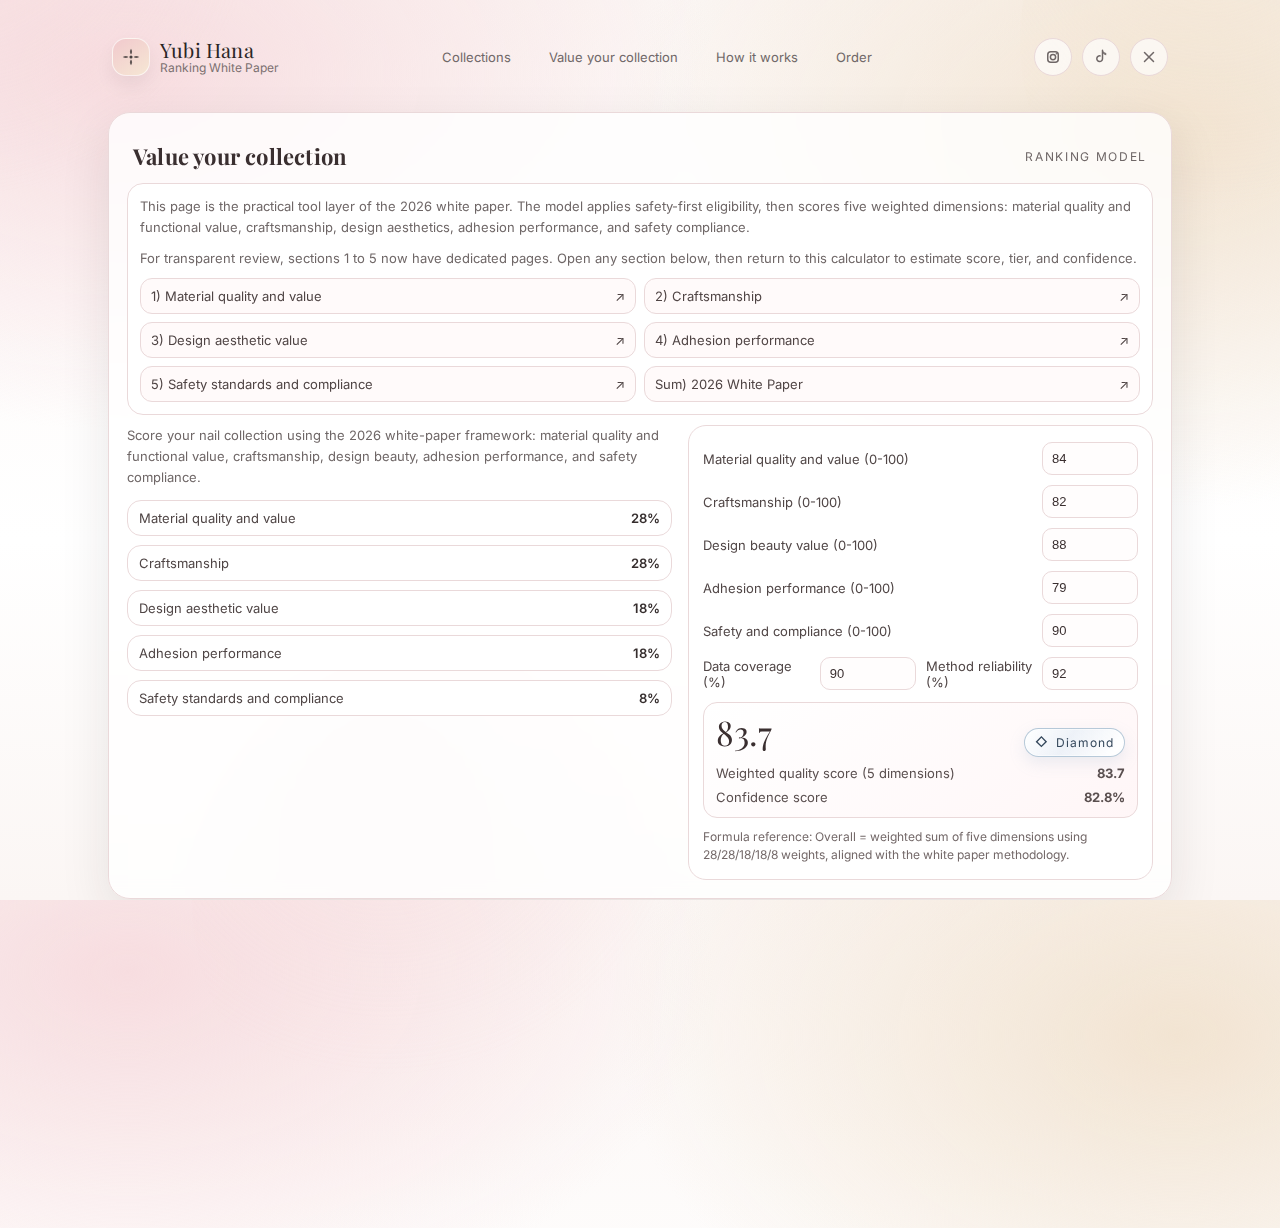
<file: ranking.html>
<!--
Yubi Hana — Press-on Nails Ranking Page
1) Put this file as: ranking.html in your GitHub Pages repo
2) Add your images under /assets and update the paths below
3) Replace framework/order links as needed
-->
<!doctype html>
<html lang="en">
<head>
  <meta charset="utf-8" />
  <meta name="viewport" content="width=device-width,initial-scale=1" />
  <meta name="description" content="Yubi Hana 2026 press-on nails ranking framework and value calculator." />
  <title>Yubi Hana | Press-on Ranking 2026</title>

  <!-- Google Analytics (GA4) -->
  <script async src="https://www.googletagmanager.com/gtag/js?id=G-2CBMDSRK00"></script>
  <script>
    window.dataLayer = window.dataLayer || [];
    function gtag(){ dataLayer.push(arguments); }
    gtag("js", new Date());
    gtag("config", "G-2CBMDSRK00");
  </script>

  <!-- Fonts: elegant serif + clean sans -->
  <link rel="preconnect" href="https://fonts.googleapis.com">
  <link rel="preconnect" href="https://fonts.gstatic.com" crossorigin>
  <link href="https://fonts.googleapis.com/css2?family=Playfair+Display:wght@500;600&family=Inter:wght@300;400;500;600&display=swap" rel="stylesheet">

  <style>
    :root{
      /* Palette inspired by your reference image */
      --bg: #fbf6f4;         /* warm off-white */
      --panel: #ffffffcc;    /* glassy white */
      --blush: #e9b4b8;      /* pink */
      --rose: #d98d97;       /* deeper pink */
      --gold: #c9a46a;       /* soft gold */
      --ink: #2a2626;        /* near-black */
      --muted: #6f6767;      /* muted text */
      --line: #ead9da;       /* subtle borders */
      --shadow: 0 18px 50px rgba(40, 25, 25, .10);
      --radius: 22px;
      --radius2: 28px;
    }

    *{ box-sizing:border-box; }
    html,body{ height:100%; overflow-x:hidden; }
    body{
      margin:0;
      font-family: Inter, system-ui, -apple-system, Segoe UI, Roboto, Arial, sans-serif;
      color: var(--ink);
      background:
        radial-gradient(900px 550px at 10% 8%, #f7dde0 0%, transparent 65%),
        radial-gradient(900px 600px at 92% 15%, #f2e4d2 0%, transparent 62%),
        linear-gradient(180deg, var(--bg) 0%, #fff 60%, var(--bg) 100%);
      overflow-x:hidden;
      max-width: 100vw;
    }
    img{
      max-width: 100%;
      height: auto;
      display: block;
    }

    /* Decorative petals */
    .petal{
      position:absolute;
      width: 520px;
      height: 520px;
      border-radius: 50%;
      filter: blur(0px);
      opacity:.35;
      pointer-events:none;
      background: radial-gradient(circle at 30% 30%, #f4cfd3 0%, transparent 60%);
      transform: rotate(18deg);
    }
    .petal.p1{ top:-240px; left:-240px; }
    .petal.p2{ top:-220px; right:-260px; background: radial-gradient(circle at 30% 30%, #f0dfc6 0%, transparent 60%); opacity:.32; }
    .petal.p3{ bottom:-260px; left:15%; background: radial-gradient(circle at 30% 30%, #f4cfd3 0%, transparent 60%); opacity:.25; }
    @media (max-width: 1024px){
      .petal{ display:none; }
    }

    a{ color: inherit; text-decoration:none; }
    .wrap{ max-width: 1100px; margin: 0 auto; padding: 28px 18px 70px; position:relative; }
    @supports (padding: max(0px)){
      .wrap{
        padding-left: max(18px, env(safe-area-inset-left));
        padding-right: max(18px, env(safe-area-inset-right));
        padding-top: max(28px, env(safe-area-inset-top));
        padding-bottom: max(70px, env(safe-area-inset-bottom));
      }
    }

    /* Top bar */
    .topbar{
      display:flex;
      align-items:center;
      justify-content:space-between;
      gap: 14px;
      padding: 10px 4px 18px;
      flex-wrap: wrap;
    }
    .brand{
      display:flex; align-items:center; gap: 10px;
    }
    .brand-mark{
      width:38px; height:38px;
      border-radius: 14px;
      background: linear-gradient(145deg, #f1c9cd, #f6e7d4);
      box-shadow: 0 10px 20px rgba(0,0,0,.06);
      display:grid; place-items:center;
      border: 1px solid #ffffffaa;
    }
    .brand-mark svg{ width:22px; height:22px; opacity:.85; }
    .brand-name{
      font-family: "Playfair Display", serif;
      letter-spacing: .2px;
      font-size: 20px;
      line-height:1;
    }
    .nav{
      display:flex; gap: 14px; align-items:center;
      color: var(--muted);
      font-size: 13px;
    }
    .nav a{
      padding: 10px 12px;
      border-radius: 999px;
      transition: background .2s ease, color .2s ease;
    }
    .nav a:hover{
      background: #ffffffb0;
      color: var(--ink);
      border: 1px solid var(--line);
      padding: 9px 11px;
    }

    /* Social links */
    .social{
      display:flex;
      gap: 10px;
      align-items:center;
      color: var(--muted);
    }
    .icon-btn{
      width: 38px;
      height: 38px;
      display:grid;
      place-items:center;
      border-radius: 999px;
      border: 1px solid var(--line);
      background: #ffffffaa;
      transition: transform .12s ease, background .2s ease, color .2s ease, border .2s ease;
    }
    .icon-btn:hover{
      transform: translateY(-1px);
      background: #fff;
      color: var(--ink);
    }
    .icon-btn svg{ width: 18px; height: 18px; }
    @media (max-width: 520px){
      .topbar{ gap: 10px; padding-bottom: 12px; }
      .brand-name{ font-size: 18px; }
      .nav{
        order: 3;
        width: 100%;
        padding-top: 6px;
        overflow-x: auto;
        -webkit-overflow-scrolling: touch;
        white-space: nowrap;
        gap: 10px;
      }
      .nav a{ padding: 10px 10px; }
      .social{ order: 2; gap: 8px; }
      .icon-btn{ width: 44px; height: 44px; }
    }

    /* Hero */
    .hero{
      margin-top: 8px;
      display:grid;
      grid-template-columns: 1.08fr .92fr;
      gap: 20px;
      align-items: stretch;
    }
    @media (max-width: 920px){
      .hero{ grid-template-columns: 1fr; }
    }
    @media (max-width: 520px){
      .hero{ gap: 14px; }
      .hero-left{ padding: 24px 18px 18px; }
      .kicker{ letter-spacing: .14em; }
      h1{ font-size: clamp(32px, 10vw, 42px); }
      .subtitle{ font-size: 14px; }
      .cta-row{ gap: 10px; }
      .cta-row .btn{ flex: 1; min-width: 160px; }
      .hero-right{ min-height: 240px; }
      .hero-right .badge{ left: 14px; right: 14px; bottom: 14px; }
    }

    .card{
      background: var(--panel);
      border: 1px solid var(--line);
      box-shadow: var(--shadow);
      border-radius: var(--radius2);
      overflow:hidden;
      backdrop-filter: blur(8px);
    }
    .hero-left{
      padding: 34px 30px 28px;
      position:relative;
    }

    .kicker{
      display:flex; align-items:center; gap: 10px;
      color: var(--muted);
      font-size: 12px;
      letter-spacing: .18em;
      text-transform: uppercase;
    }
    .dot{
      width:8px; height:8px; border-radius:50%;
      background: linear-gradient(145deg, var(--rose), var(--gold));
      box-shadow: 0 6px 16px rgba(217,141,151,.25);
    }

    h1{
      margin: 16px 0 10px;
      font-family: "Playfair Display", serif;
      font-weight: 600;
      font-size: clamp(40px, 4.4vw, 64px);
      line-height: 1.02;
      letter-spacing: .2px;
      color: #3a2f30;
    }
    h1 .accent{
      color: var(--rose);
      position:relative;
    }
    h1 .accent:after{
      content:"";
      position:absolute; left:0; right:0; bottom:.08em;
      height: 10px;
      background: linear-gradient(90deg, #f3c9cd, transparent);
      border-radius: 999px;
      z-index:-1;
      opacity:.65;
    }

    .subtitle{
      margin: 10px 0 18px;
      color: var(--muted);
      font-size: 15px;
      line-height: 1.7;
      max-width: 56ch;
    }

    .cta-row{
      display:flex;
      flex-wrap:wrap;
      gap: 12px;
      margin-top: 14px;
      align-items:center;
    }
    .btn{
      display:inline-flex; align-items:center; justify-content:center; gap:10px;
      padding: 12px 16px;
      border-radius: 999px;
      border: 1px solid transparent;
      font-weight: 600;
      font-size: 14px;
      transition: transform .12s ease, box-shadow .2s ease, background .2s ease, border .2s ease;
      user-select:none;
    }
    .btn-primary{
      background: linear-gradient(145deg, var(--rose), #e6a3ab);
      color: white;
      box-shadow: 0 14px 26px rgba(217,141,151,.26);
    }
    .btn-primary:hover{ transform: translateY(-1px); box-shadow: 0 18px 34px rgba(217,141,151,.30); }
    .btn-ghost{
      background: #ffffffaa;
      border-color: var(--line);
      color: #3a2f30;
    }
    .btn-ghost:hover{ transform: translateY(-1px); background: #fff; }

    .pill-row{
      display:flex; flex-wrap:wrap; gap: 8px;
      margin-top: 18px;
    }
    .pill{
      font-size: 12px;
      color: #5b5151;
      padding: 8px 10px;
      border-radius: 999px;
      border: 1px solid var(--line);
      background: #ffffffa8;
    }

    /* Right hero image */
    .hero-right{
      position:relative;
      min-height: 320px;
    }
    .hero-media{
      position:absolute;
      inset:0;
      overflow:hidden;
      background: linear-gradient(180deg, rgba(0,0,0,0) 0%, rgba(0,0,0,.08) 60%, rgba(0,0,0,.25) 100%);
      border-radius: var(--radius);
    }
    .hero-media video{
      position:absolute;
      inset:0;
      width:100%;
      height:100%;
      object-fit:cover;
      filter: saturate(1.02);
      display:block;
    }
    .hero-right .badge{
      position:absolute;
      left: 18px;
      bottom: 18px;
      padding: 12px 14px;
      border-radius: 18px;
      border: 1px solid #ffffffb8;
      background: #ffffffb8;
      backdrop-filter: blur(8px);
      display:flex; gap: 10px; align-items:center;
      box-shadow: 0 14px 34px rgba(0,0,0,.10);
    }
    .badge strong{
      font-family:"Playfair Display", serif;
      font-size: 16px;
      letter-spacing:.2px;
    }
    .badge span{
      display:block;
      color: var(--muted);
      font-size: 12px;
      margin-top: 2px;
    }

    /* Sections */
    .grid{
      margin-top: 18px;
      display:grid;
      grid-template-columns: repeat(12, 1fr);
      gap: 16px;
    }
    .col-4{ grid-column: span 4; }
    .col-6{ grid-column: span 6; }
    .col-8{ grid-column: span 8; }
    .col-12{ grid-column: span 12; }

    @media (max-width: 920px){
      .col-4,.col-6,.col-8{ grid-column: span 12; }
    }

    .section-card{
      padding: 18px 18px;
      border-radius: var(--radius);
    }
    .section-title{
      display:flex; align-items:center; justify-content:space-between; gap: 10px;
      padding: 10px 6px 2px;
    }
    .section-title h2{
      margin:0;
      font-family:"Playfair Display", serif;
      font-size: 22px;
      letter-spacing:.2px;
      color: #3a2f30;
    }
    .section-title .mini{
      color: var(--muted);
      font-size: 12px;
      letter-spacing:.14em;
      text-transform: uppercase;
      white-space:nowrap;
    }

    .feature{
      display:flex; gap: 12px;
      padding: 14px 12px;
      border-radius: 18px;
      border: 1px solid var(--line);
      background: #fff;
    }
    .feature svg{
      flex: 0 0 22px;
      margin-top: 2px;
      color: var(--rose);
    }
    .feature strong{
      display:block;
      font-size: 14px;
      margin-bottom: 3px;
      color:#3a2f30;
    }
    .feature p{
      margin:0;
      color: var(--muted);
      font-size: 13px;
      line-height: 1.55;
    }

    .gallery{
      display:grid;
      grid-template-columns: 1fr 1fr;
      gap: 12px;
    }
    .shot{
      border-radius: 18px;
      border: 1px solid var(--line);
      overflow:hidden;
      background:#fff;
      min-height: 160px;
      position:relative;
    }
    .shot video{
      position:absolute;
      inset:0;
      width:100%;
      height:100%;
      object-fit:cover;
      display:block;
    }
    .shot:after{
      content:"";
      position:absolute; inset:0;
      background: linear-gradient(180deg, transparent 0%, rgba(0,0,0,.08) 100%);
    }
    @media (max-width: 520px){
      .gallery{ grid-template-columns: 1fr; }
      .shot{ min-height: 190px; }
    }
    @media (max-width: 520px){
      .section-title{
        flex-direction: column;
        align-items: flex-start;
      }
      .section-title .mini{ white-space: normal; }
    }

    /* Value your collection */
    .value-layout{
      margin-top: 10px;
      display:grid;
      grid-template-columns: 1.08fr .92fr;
      gap: 16px;
      align-items:start;
    }
    @media (max-width: 920px){
      .value-layout{ grid-template-columns: 1fr; }
    }
    .value-note{
      margin: 0;
      color: var(--muted);
      font-size: 13px;
      line-height: 1.6;
    }
    .brief-card{
      margin-top: 10px;
      padding: 12px;
      border: 1px solid var(--line);
      border-radius: 16px;
      background: #fff;
      display:grid;
      gap: 10px;
    }
    .section-link-grid{
      display:grid;
      grid-template-columns: 1fr 1fr;
      gap: 8px;
    }
    @media (max-width: 700px){
      .section-link-grid{ grid-template-columns: 1fr; }
    }
    .section-link{
      display:flex;
      align-items:center;
      justify-content:space-between;
      gap: 10px;
      border: 1px solid var(--line);
      border-radius: 12px;
      background: #fffafa;
      padding: 9px 10px;
      font-size: 13px;
      color:#4f4444;
      transition: background .2s ease, transform .12s ease;
    }
    .section-link:hover{
      background:#fff;
      transform: translateY(-1px);
    }
    .weight-list{
      margin-top: 12px;
      display:grid;
      gap: 9px;
    }
    .weight-item{
      display:flex;
      justify-content:space-between;
      align-items:center;
      gap: 12px;
      border: 1px solid var(--line);
      border-radius: 14px;
      background:#fff;
      padding: 9px 11px;
      font-size: 13px;
      color:#4f4545;
    }
    .weight-item b{
      font-weight: 600;
      color:#352d2d;
    }
    .calc{
      border: 1px solid var(--line);
      border-radius: 18px;
      background:#fff;
      padding: 14px;
    }
    .calc-grid{
      display:grid;
      gap: 10px;
      margin-top: 2px;
    }
    .calc-row{
      display:grid;
      grid-template-columns: 1fr 96px;
      gap: 10px;
      align-items:center;
    }
    .calc-row label{
      font-size: 13px;
      color:#504646;
    }
    .calc-row input{
      width:100%;
      border: 1px solid var(--line);
      background:#fffdfd;
      border-radius: 10px;
      padding: 8px 9px;
      font-size: 13px;
      color:#3a2f30;
    }
    .calc-row input:focus{
      outline:none;
      border-color:#ddb6ba;
      box-shadow: 0 0 0 3px rgba(221, 182, 186, .22);
    }
    .calc-meta{
      margin-top: 10px;
      display:grid;
      grid-template-columns: 1fr 1fr;
      gap: 10px;
    }
    @media (max-width: 520px){
      .calc-row{ grid-template-columns: 1fr 84px; }
      .calc-meta{ grid-template-columns: 1fr; }
    }
    .result-box{
      margin-top: 12px;
      padding: 12px;
      border: 1px solid var(--line);
      border-radius: 14px;
      background: linear-gradient(145deg, #fff 0%, #fff6f7 100%);
      display:grid;
      gap: 8px;
    }
    .result-top{
      display:flex;
      align-items:baseline;
      justify-content:space-between;
      gap: 8px;
      flex-wrap: wrap;
    }
    .score-big{
      font-family:"Playfair Display", serif;
      font-size: 34px;
      line-height: 1;
      color:#3a2f30;
    }
    .tier-chip{
      display:inline-flex;
      align-items:center;
      gap: 7px;
      border-radius: 999px;
      padding: 6px 10px;
      font-size: 12px;
      letter-spacing: .08em;
      text-transform: none;
      border:1px solid var(--line);
      background:#fff;
      color:#4e4343;
      position: relative;
      overflow: hidden;
    }
    .tier-mark{
      width: 14px;
      height: 14px;
      flex: 0 0 14px;
      display:grid;
      place-items:center;
      font-size: 12px;
      line-height: 1;
      font-weight: 700;
    }
    .tier-chip.tier-high{
      color: #f0cd73;
      border-color: #c8a14f;
      background: linear-gradient(120deg, #060606 0%, #1d1d1d 30%, #090909 56%, #2a2a2a 76%, #050505 100%);
      background-size: 220% 220%;
      animation: tierShimmer 3.2s linear infinite, tierBlinkHigh 1.1s steps(2, end) infinite;
      box-shadow: inset 0 0 0 1px rgba(255,232,180,.18), 0 8px 20px rgba(0,0,0,.32);
    }
    .tier-chip.tier-diamond{
      color: #35485c;
      border-color: rgba(160,184,204,.75);
      background: linear-gradient(125deg, rgba(255,255,255,.98) 0%, rgba(223,236,247,.55) 18%, rgba(255,255,255,.95) 38%, rgba(198,222,243,.50) 58%, rgba(255,255,255,.96) 78%, rgba(222,238,249,.52) 100%);
      background-size: 240% 240%;
      animation: tierShimmer 3.6s linear infinite, tierBlinkDiamond 1.4s steps(2, end) infinite;
      box-shadow: inset 0 0 0 1px rgba(255,255,255,.5), 0 6px 16px rgba(136,171,199,.18);
    }
    .tier-chip.tier-gold{
      color: #6f4f05;
      border-color: #d4b163;
      background: linear-gradient(135deg, #f6e2ab 0%, #e9c97c 52%, #f2d894 100%);
      box-shadow: 0 6px 14px rgba(201,164,106,.25);
    }
    .tier-chip.tier-pink{
      color: #7c3f52;
      border-color: #e1aabd;
      background: linear-gradient(135deg, #f9d7e2 0%, #f3c2d2 100%);
      box-shadow: 0 6px 14px rgba(217,141,151,.2);
    }
    @keyframes tierShimmer{
      0%{ background-position: 0% 50%; }
      100%{ background-position: 100% 50%; }
    }
    @keyframes tierBlinkHigh{
      0%, 44%{ opacity: 1; filter: brightness(1); }
      45%, 100%{ opacity: .7; filter: brightness(1.08); }
    }
    @keyframes tierBlinkDiamond{
      0%, 54%{ opacity: 1; filter: brightness(1); }
      55%, 100%{ opacity: .72; filter: brightness(1.12); }
    }
    .result-line{
      display:flex;
      justify-content:space-between;
      gap: 8px;
      color:#5a4f4f;
      font-size: 13px;
    }
    .calc-foot{
      margin-top: 10px;
      color: #736868;
      font-size: 12px;
      line-height: 1.55;
    }

    /* Footer */
    footer{
      margin-top: 26px;
      padding: 18px 6px 0;
      color: var(--muted);
      font-size: 13px;
      display:flex;
      flex-wrap:wrap;
      justify-content:space-between;
      gap: 10px;
    }
    footer a{ text-decoration: underline; text-underline-offset: 3px; }
    .small{ font-size: 12px; color:#7a6f6f; }
  </style>
</head>

<body>
  <div class="petal p1"></div>
  <div class="petal p2"></div>
  <div class="petal p3"></div>

  <div class="wrap">
    <div class="topbar">
      <div class="brand">
        <div class="brand-mark" aria-hidden="true">
          <!-- Simple sakura-like icon -->
          <svg viewBox="0 0 24 24" fill="none">
            <path d="M12 3c1.6 2.3 1.6 4.4 0 6.2C10.4 7.4 10.4 5.3 12 3Z" fill="currentColor" opacity=".85"/>
            <path d="M21 12c-2.3 1.6-4.4 1.6-6.2 0 1.8-1.6 3.9-1.6 6.2 0Z" fill="currentColor" opacity=".85"/>
            <path d="M12 21c-1.6-2.3-1.6-4.4 0-6.2 1.6 1.8 1.6 3.9 0 6.2Z" fill="currentColor" opacity=".85"/>
            <path d="M3 12c2.3-1.6 4.4-1.6 6.2 0-1.8 1.6-3.9 1.6-6.2 0Z" fill="currentColor" opacity=".85"/>
            <circle cx="12" cy="12" r="1.7" fill="currentColor"/>
          </svg>
        </div>
        <div>
          <div class="brand-name">Yubi Hana</div>
          <div class="small">Ranking White Paper</div>
        </div>
      </div>

      <nav class="nav" aria-label="Primary">
        <a href="index.html#collections">Collections</a>
        <a href="#value-collection">Value your collection</a>
        <a href="index.html#how">How it works</a>
        <a href="ORDER_URL">Order</a>
      </nav>

      <div class="social" aria-label="Social links">
        <a class="icon-btn" href="INSTAGRAM" target="_blank" rel="noopener noreferrer" aria-label="Instagram">
          <svg viewBox="0 0 24 24" fill="none" aria-hidden="true">
            <rect x="5" y="5" width="14" height="14" rx="4" stroke="currentColor" stroke-width="2"/>
            <circle cx="12" cy="12" r="3.5" stroke="currentColor" stroke-width="2"/>
            <circle cx="16.5" cy="7.5" r="1" fill="currentColor"/>
          </svg>
        </a>
        <a class="icon-btn" href="TIKTOK" target="_blank" rel="noopener noreferrer" aria-label="TikTok">
          <svg viewBox="0 0 24 24" fill="none" aria-hidden="true">
            <path d="M14 3v11.2a3.8 3.8 0 1 1-3.1-3.7" stroke="currentColor" stroke-width="2" stroke-linecap="round"/>
            <path d="M14 6.2c1.1 2.1 3 3.3 5 3.5V6.5c-1.6-.2-3.4-1.1-5-3.5Z" fill="currentColor" opacity=".9"/>
          </svg>
        </a>
        <a class="icon-btn" href="XIAOHONGSHU" target="_blank" rel="noopener noreferrer" aria-label="Xiaohongshu (小红书)">
          <svg viewBox="0 0 24 24" fill="none" aria-hidden="true">
            <path d="M7 7h10M9 11h6M8 15h8" stroke="currentColor" stroke-width="2" stroke-linecap="round"/>
            <path d="M6 4h12a3 3 0 0 1 3 3v10a3 3 0 0 1-3 3H6a3 3 0 0 1-3-3V7a3 3 0 0 1 3-3Z" stroke="currentColor" stroke-width="2" opacity=".9"/>
          </svg>
        </a>
        <a class="icon-btn" href="X" target="_blank" rel="noopener noreferrer" aria-label="X">
          <svg viewBox="0 0 24 24" fill="none" aria-hidden="true">
            <path d="M18 6 6 18M6 6l12 12" stroke="currentColor" stroke-width="2" stroke-linecap="round"/>
          </svg>
        </a>
      </div>
    </div>

    <section class="grid">
      <div class="card section-card col-12" id="value-collection">
        <div class="section-title">
          <h2>Value your collection</h2>
          <div class="mini">ranking model</div>
        </div>

        <div class="brief-card" aria-label="White paper summary">
          <p class="value-note">
            This page is the practical tool layer of the 2026 white paper. The model applies safety-first eligibility, then scores five weighted dimensions: material quality and functional value, craftsmanship, design aesthetics, adhesion performance, and safety compliance.
          </p>
          <p class="value-note">
            For transparent review, sections 1 to 5 now have dedicated pages. Open any section below, then return to this calculator to estimate score, tier, and confidence.
          </p>
          <div class="section-link-grid">
            <a class="section-link" href="ranking-section-1-material-quality-value.html">1) Material quality and value <span aria-hidden="true">↗</span></a>
            <a class="section-link" href="ranking-section-2-regulatory-safety.html">2) Craftsmanship <span aria-hidden="true">↗</span></a>
            <a class="section-link" href="ranking-section-3-framework-overview.html">3) Design aesthetic value <span aria-hidden="true">↗</span></a>
            <a class="section-link" href="ranking-section-4-quantitative-methodology.html">4) Adhesion performance <span aria-hidden="true">↗</span></a>
            <a class="section-link" href="ranking-section-2-regulatory-safety.html">5) Safety standards and compliance <span aria-hidden="true">↗</span></a>
            <a class="section-link" href="ranking-section-1-market-context.html">Sum) 2026 White Paper <span aria-hidden="true">↗</span></a>
          </div>
        </div>

        <div class="value-layout">
          <div>
            <p class="value-note">
              Score your nail collection using the 2026 white-paper framework: material quality and functional value, craftsmanship, design beauty, adhesion performance, and safety compliance.
            </p>

            <div class="weight-list" aria-label="Scoring weights">
              <div class="weight-item"><span>Material quality and value</span><b>28%</b></div>
              <div class="weight-item"><span>Craftsmanship</span><b>28%</b></div>
              <div class="weight-item"><span>Design aesthetic value</span><b>18%</b></div>
              <div class="weight-item"><span>Adhesion performance</span><b>18%</b></div>
              <div class="weight-item"><span>Safety standards and compliance</span><b>8%</b></div>
            </div>
          </div>

          <div class="calc" aria-label="Collection value calculator">
            <div class="calc-grid">
              <div class="calc-row">
                <label for="metric-material">Material quality and value (0-100)</label>
                <input id="metric-material" type="number" min="0" max="100" value="84" />
              </div>
              <div class="calc-row">
                <label for="metric-craft">Craftsmanship (0-100)</label>
                <input id="metric-craft" type="number" min="0" max="100" value="82" />
              </div>
              <div class="calc-row">
                <label for="metric-design">Design beauty value (0-100)</label>
                <input id="metric-design" type="number" min="0" max="100" value="88" />
              </div>
              <div class="calc-row">
                <label for="metric-adhesion">Adhesion performance (0-100)</label>
                <input id="metric-adhesion" type="number" min="0" max="100" value="79" />
              </div>
              <div class="calc-row">
                <label for="metric-safety">Safety and compliance (0-100)</label>
                <input id="metric-safety" type="number" min="0" max="100" value="90" />
              </div>
            </div>

            <div class="calc-meta">
              <div class="calc-row">
                <label for="metric-coverage">Data coverage (%)</label>
                <input id="metric-coverage" type="number" min="70" max="100" step="1" value="90" />
              </div>
              <div class="calc-row">
                <label for="metric-reliability">Method reliability (%)</label>
                <input id="metric-reliability" type="number" min="80" max="100" step="1" value="92" />
              </div>
            </div>

            <div class="result-box" aria-live="polite">
              <div class="result-top">
                <div class="score-big" id="overall-score">0.0</div>
                <div class="tier-chip" id="tier-label">
                  <span class="tier-mark" id="tier-mark" aria-hidden="true">✿</span>
                  <span id="tier-text">Tier</span>
                </div>
              </div>
              <div class="result-line"><span>Weighted quality score (5 dimensions)</span><strong id="core-quality">0.0</strong></div>
              <div class="result-line"><span>Confidence score</span><strong id="confidence-score">0.0%</strong></div>
            </div>

            <div class="calc-foot">
              Formula reference: Overall = weighted sum of five dimensions using 28/28/18/18/8 weights, aligned with the white paper methodology.
            </div>
          </div>
        </div>
      </div>
    </section>
  </div>

  <script>
    const ORDER_URL = "https://yubihana.square.site/";

    // Replace these with your actual social URLs/handles:
    const INSTAGRAM = "yubi.hana1"; // e.g. "@yourhandle" or "https://www.instagram.com/yourhandle/"
    const TIKTOK = "yubi_hana8"; // e.g. "@yourhandle" or "https://www.tiktok.com/@yourhandle"
    const XIAOHONGSHU = "XIAOHONGSHU"; // Xiaohongshu profiles vary; best to paste full URL
    const X = "iyubihana"; // e.g. "@yourhandle" or "https://x.com/yourhandle"

    function toSocialUrl(platform, value){
      const v = String(value || "").trim();
      if (!v || v === platform.toUpperCase()) return "";
      if (v.includes("://")) return v;
      const handle = v.replace(/^@/, "");
      if (!handle) return "";
      if (platform === "instagram") return `https://www.instagram.com/${INSTAGRAM}/`;
      if (platform === "tiktok") return `https://www.tiktok.com/@${TIKTOK}`;
      if (platform === "x") return `https://x.com/${X}`;
      return v;
    }

    for (const a of document.querySelectorAll('a[href="ORDER_URL"]')) a.href = ORDER_URL;

    // Update social placeholders
    const map = {
      "INSTAGRAM": toSocialUrl("instagram", INSTAGRAM),
      "TIKTOK": toSocialUrl("tiktok", TIKTOK),
      "XIAOHONGSHU": toSocialUrl("xiaohongshu", XIAOHONGSHU),
      "X": toSocialUrl("x", X),
    };
    for (const [k,v] of Object.entries(map)) {
      for (const a of document.querySelectorAll(`a[href="${k}"]`)) {
        if (!v) {
          a.removeAttribute("href");
          a.style.display = "none";
        } else {
          a.href = v;
        }
      }
    }

    function clamp(n, min, max){
      return Math.min(max, Math.max(min, n));
    }

    function tierFromScore(score){
      if (score >= 90) return { label: "High Collection", cls: "tier-high", mark: "♛" };
      if (score >= 80) return { label: "Diamond", cls: "tier-diamond", mark: "◇" };
      if (score >= 70) return { label: "Gold", cls: "tier-gold", mark: "★" };
      return { label: "Pink", cls: "tier-pink", mark: "✿" };
    }

    function readNum(id, fallback){
      const el = document.getElementById(id);
      const n = Number(el?.value);
      return Number.isFinite(n) ? n : fallback;
    }

    function computeCollectionValue(){
      const material = clamp(readNum("metric-material", 0), 0, 100);
      const craft = clamp(readNum("metric-craft", 0), 0, 100);
      const design = clamp(readNum("metric-design", 0), 0, 100);
      const adhesion = clamp(readNum("metric-adhesion", 0), 0, 100);
      const safety = clamp(readNum("metric-safety", 0), 0, 100);

      const coverage = clamp(readNum("metric-coverage", 90), 70, 100) / 100;
      const reliability = clamp(readNum("metric-reliability", 90), 80, 100) / 100;

      const overall = (material * 28 + craft * 28 + design * 18 + adhesion * 18 + safety * 8) / 100;
      const confidence = coverage * reliability * 100;
      const tier = tierFromScore(overall);

      const tierEl = document.getElementById("tier-label");
      const tierTextEl = document.getElementById("tier-text");
      const tierMarkEl = document.getElementById("tier-mark");
      tierTextEl.textContent = tier.label;
      tierMarkEl.textContent = tier.mark;
      tierEl.className = `tier-chip ${tier.cls}`;

      document.getElementById("overall-score").textContent = overall.toFixed(1);
      document.getElementById("core-quality").textContent = overall.toFixed(1);
      document.getElementById("confidence-score").textContent = `${confidence.toFixed(1)}%`;
    }

    const calcInputs = [
      "metric-material",
      "metric-craft",
      "metric-design",
      "metric-adhesion",
      "metric-safety",
      "metric-coverage",
      "metric-reliability",
    ];

    calcInputs.forEach((id) => {
      const el = document.getElementById(id);
      if (!el) return;
      el.addEventListener("input", computeCollectionValue);
      el.addEventListener("change", computeCollectionValue);
    });
    computeCollectionValue();
  </script>
</body>
</html>
</file>
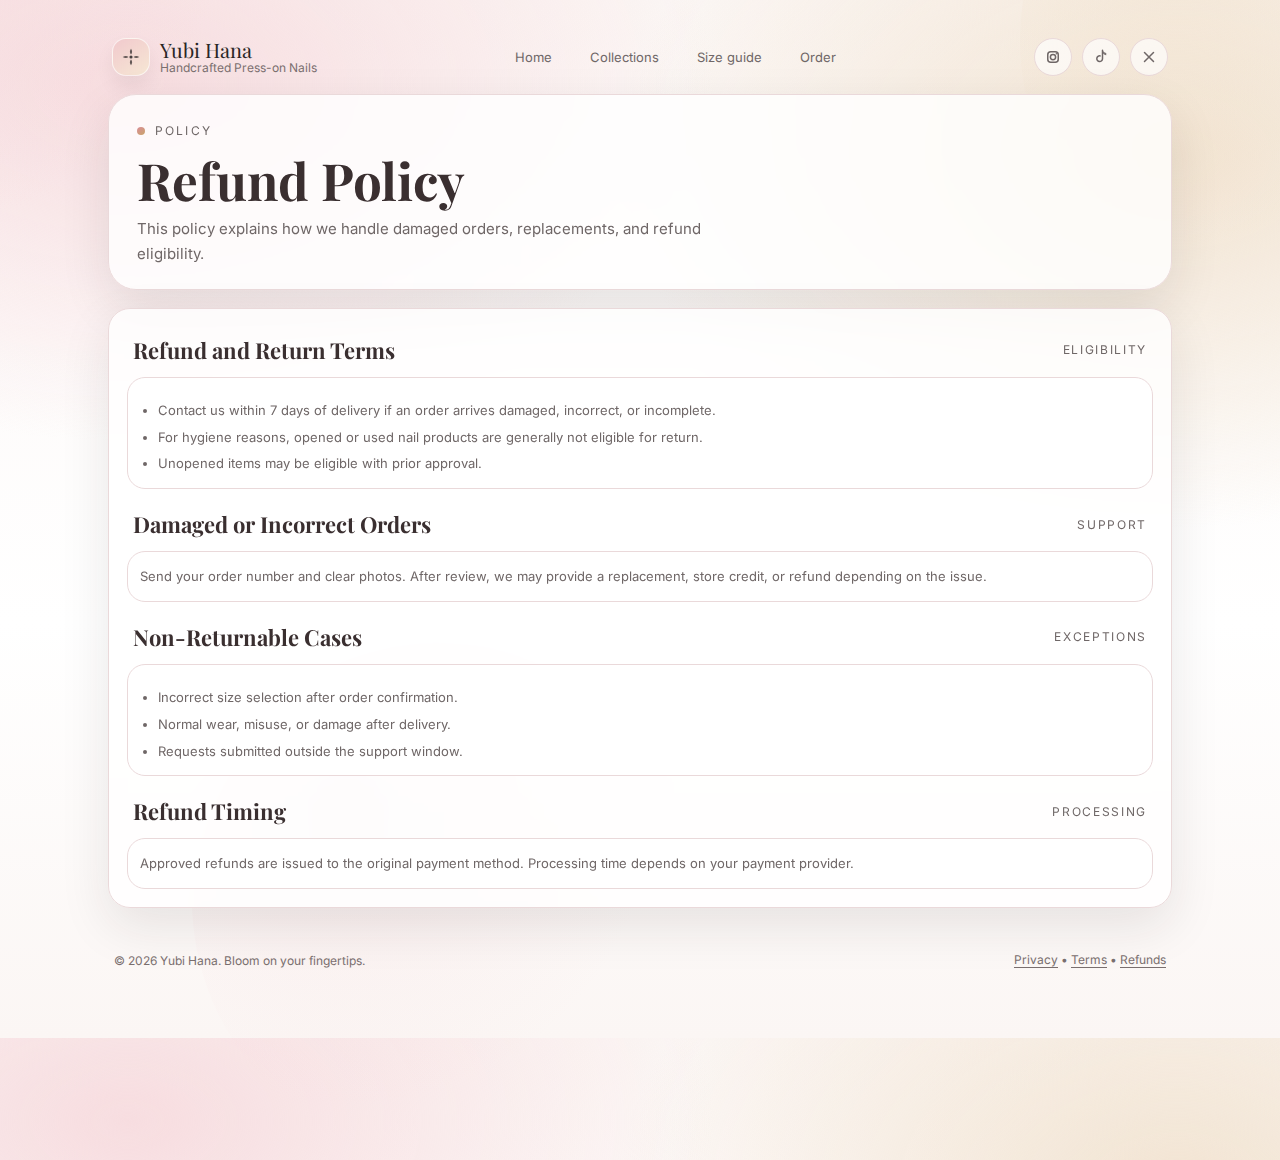
<file: refunds.html>
<!doctype html>
<html lang="en">
<head>
  <meta charset="utf-8" />
  <meta name="viewport" content="width=device-width,initial-scale=1" />
  <meta name="description" content="Yubi Hana refund policy." />
  <title>Yubi Hana | Refund Policy</title>

  <link rel="preconnect" href="https://fonts.googleapis.com">
  <link rel="preconnect" href="https://fonts.gstatic.com" crossorigin>
  <link href="https://fonts.googleapis.com/css2?family=Playfair+Display:wght@500;600&family=Inter:wght@300;400;500;600&display=swap" rel="stylesheet">

  <style>
    :root{--bg:#fbf6f4;--panel:#ffffffcc;--rose:#d98d97;--gold:#c9a46a;--ink:#2a2626;--muted:#6f6767;--line:#ead9da;--shadow:0 18px 50px rgba(40,25,25,.10);--radius:22px;--radius2:28px}
    *{box-sizing:border-box}
    body{margin:0;font-family:Inter,system-ui,-apple-system,Segoe UI,Roboto,Arial,sans-serif;color:var(--ink);background:radial-gradient(900px 550px at 10% 8%,#f7dde0 0%,transparent 65%),radial-gradient(900px 600px at 92% 15%,#f2e4d2 0%,transparent 62%),linear-gradient(180deg,var(--bg) 0%,#fff 60%,var(--bg) 100%);min-height:100vh}
    .petal{position:absolute;width:520px;height:520px;border-radius:50%;opacity:.35;pointer-events:none;background:radial-gradient(circle at 30% 30%,#f4cfd3 0%,transparent 60%)}.petal.p1{top:-240px;left:-240px}.petal.p2{top:-220px;right:-260px;background:radial-gradient(circle at 30% 30%,#f0dfc6 0%,transparent 60%);opacity:.32}.petal.p3{bottom:-260px;left:15%;opacity:.25}
    a{color:inherit;text-decoration:none}.wrap{max-width:1100px;margin:0 auto;padding:28px 18px 70px;position:relative}
    .topbar{display:flex;align-items:center;justify-content:space-between;gap:14px;padding:10px 4px 18px;flex-wrap:wrap}
    .brand{display:flex;align-items:center;gap:10px}.brand-mark{width:38px;height:38px;border-radius:14px;background:linear-gradient(145deg,#f1c9cd,#f6e7d4);box-shadow:0 10px 20px rgba(0,0,0,.06);display:grid;place-items:center;border:1px solid #ffffffaa}.brand-mark svg{width:22px;height:22px;opacity:.85}.brand-name{font-family:"Playfair Display",serif;font-size:20px;line-height:1}.small{font-size:12px;color:#7a6f6f}
    .nav{display:flex;gap:14px;align-items:center;color:var(--muted);font-size:13px}.nav a{padding:10px 12px;border-radius:999px}.nav a:hover{background:#ffffffb0;color:var(--ink);border:1px solid var(--line);padding:9px 11px}
    .social{display:flex;gap:10px;align-items:center;color:var(--muted)}.icon-btn{width:38px;height:38px;display:grid;place-items:center;border-radius:999px;border:1px solid var(--line);background:#ffffffaa}.icon-btn svg{width:18px;height:18px}
    .card{background:var(--panel);border:1px solid var(--line);box-shadow:var(--shadow);border-radius:var(--radius2);overflow:hidden;backdrop-filter:blur(8px)}
    .hero{padding:28px 28px 22px}.kicker{display:flex;align-items:center;gap:10px;color:var(--muted);font-size:12px;letter-spacing:.18em;text-transform:uppercase}.dot{width:8px;height:8px;border-radius:50%;background:linear-gradient(145deg,var(--rose),var(--gold))}
    h1{margin:16px 0 8px;font-family:"Playfair Display",serif;font-size:clamp(34px,4vw,52px);line-height:1.05;color:#3a2f30}.subtitle{margin:0;color:var(--muted);font-size:15px;line-height:1.7;max-width:70ch}
    .grid{margin-top:18px;display:grid;grid-template-columns:repeat(12,1fr);gap:16px}.col-12{grid-column:span 12}.section-card{padding:18px;border-radius:var(--radius)}
    .section-title{display:flex;align-items:center;justify-content:space-between;gap:10px;padding:8px 6px 2px}.section-title h2{margin:0;font-family:"Playfair Display",serif;font-size:22px;color:#3a2f30}.section-title .mini{color:var(--muted);font-size:12px;letter-spacing:.14em;text-transform:uppercase}
    .feature{margin-top:10px;padding:14px 12px;border-radius:18px;border:1px solid var(--line);background:#fff}.feature p,.feature li{margin:0;color:var(--muted);font-size:13px;line-height:1.6}.feature ul{margin:8px 0 0;padding-left:18px;display:grid;gap:6px}
    footer{margin-top:26px;padding:18px 6px 0;color:var(--muted);font-size:13px;display:flex;flex-wrap:wrap;justify-content:space-between;gap:10px}footer a{text-decoration:underline;text-underline-offset:3px}
    @media (max-width:720px){.petal{display:none}.hero{padding:24px 18px 18px}.topbar{gap:10px;padding-bottom:12px}.brand-name{font-size:18px}.nav{order:3;width:100%;overflow-x:auto;white-space:nowrap;gap:10px;padding-top:6px}.icon-btn{width:44px;height:44px}}
  </style>
</head>
<body>
  <div class="petal p1"></div>
  <div class="petal p2"></div>
  <div class="petal p3"></div>

  <div class="wrap">
    <div class="topbar">
      <div class="brand">
        <div class="brand-mark" aria-hidden="true">
          <svg viewBox="0 0 24 24" fill="none"><path d="M12 3c1.6 2.3 1.6 4.4 0 6.2C10.4 7.4 10.4 5.3 12 3Z" fill="currentColor" opacity=".85"/><path d="M21 12c-2.3 1.6-4.4 1.6-6.2 0 1.8-1.6 3.9-1.6 6.2 0Z" fill="currentColor" opacity=".85"/><path d="M12 21c-1.6-2.3-1.6-4.4 0-6.2 1.6 1.8 1.6 3.9 0 6.2Z" fill="currentColor" opacity=".85"/><path d="M3 12c2.3-1.6 4.4-1.6 6.2 0-1.8 1.6-3.9 1.6-6.2 0Z" fill="currentColor" opacity=".85"/><circle cx="12" cy="12" r="1.7" fill="currentColor"/></svg>
        </div>
        <div><div class="brand-name">Yubi Hana</div><div class="small">Handcrafted Press-on Nails</div></div>
      </div>

      <nav class="nav" aria-label="Primary">
        <a href="index.html">Home</a>
        <a href="collections.html">Collections</a>
        <a href="size-guide.html">Size guide</a>
        <a href="ORDER_URL" target="_blank" rel="noopener noreferrer">Order</a>
      </nav>

      <div class="social" aria-label="Social links">
        <a class="icon-btn" href="INSTAGRAM" target="_blank" rel="noopener noreferrer" aria-label="Instagram"><svg viewBox="0 0 24 24" fill="none" aria-hidden="true"><rect x="5" y="5" width="14" height="14" rx="4" stroke="currentColor" stroke-width="2"/><circle cx="12" cy="12" r="3.5" stroke="currentColor" stroke-width="2"/><circle cx="16.5" cy="7.5" r="1" fill="currentColor"/></svg></a>
        <a class="icon-btn" href="TIKTOK" target="_blank" rel="noopener noreferrer" aria-label="TikTok"><svg viewBox="0 0 24 24" fill="none" aria-hidden="true"><path d="M14 3v11.2a3.8 3.8 0 1 1-3.1-3.7" stroke="currentColor" stroke-width="2" stroke-linecap="round"/><path d="M14 6.2c1.1 2.1 3 3.3 5 3.5V6.5c-1.6-.2-3.4-1.1-5-3.5Z" fill="currentColor" opacity=".9"/></svg></a>
        <a class="icon-btn" href="X" target="_blank" rel="noopener noreferrer" aria-label="X"><svg viewBox="0 0 24 24" fill="none" aria-hidden="true"><path d="M18 6 6 18M6 6l12 12" stroke="currentColor" stroke-width="2" stroke-linecap="round"/></svg></a>
      </div>
    </div>

    <section class="card hero">
      <div class="kicker"><span class="dot"></span> Policy</div>
      <h1>Refund Policy</h1>
      <p class="subtitle">This policy explains how we handle damaged orders, replacements, and refund eligibility.</p>
    </section>

    <section class="grid">
      <div class="card section-card col-12">
        <div class="section-title"><h2>Refund and Return Terms</h2><div class="mini">eligibility</div></div>
        <div class="feature">
          <ul>
            <li>Contact us within 7 days of delivery if an order arrives damaged, incorrect, or incomplete.</li>
            <li>For hygiene reasons, opened or used nail products are generally not eligible for return.</li>
            <li>Unopened items may be eligible with prior approval.</li>
          </ul>
        </div>

        <div class="section-title" style="margin-top:12px;"><h2>Damaged or Incorrect Orders</h2><div class="mini">support</div></div>
        <div class="feature"><p>Send your order number and clear photos. After review, we may provide a replacement, store credit, or refund depending on the issue.</p></div>

        <div class="section-title" style="margin-top:12px;"><h2>Non-Returnable Cases</h2><div class="mini">exceptions</div></div>
        <div class="feature">
          <ul>
            <li>Incorrect size selection after order confirmation.</li>
            <li>Normal wear, misuse, or damage after delivery.</li>
            <li>Requests submitted outside the support window.</li>
          </ul>
        </div>

        <div class="section-title" style="margin-top:12px;"><h2>Refund Timing</h2><div class="mini">processing</div></div>
        <div class="feature"><p>Approved refunds are issued to the original payment method. Processing time depends on your payment provider.</p></div>
      </div>
    </section>

    <footer>
      <div><span class="small">© <span id="year"></span> Yubi Hana. Bloom on your fingertips.</span></div>
      <div class="small"><a href="privacy.html">Privacy</a>&nbsp;•&nbsp;<a href="terms.html">Terms</a>&nbsp;•&nbsp;<a href="refunds.html">Refunds</a></div>
    </footer>
  </div>

  <script>
    document.getElementById("year").textContent = new Date().getFullYear();
    const ORDER_URL = "https://yubihana.square.site/";
    const INSTAGRAM = "yubi.hana1";
    const TIKTOK = "yubi_hana8";
    const X = "iyubihana";
    function toSocialUrl(platform, value){
      const v = String(value || "").trim();
      if (!v) return "";
      if (v.includes("://")) return v;
      const handle = v.replace(/^@/, "");
      if (!handle) return "";
      if (platform === "instagram") return `https://www.instagram.com/${handle}/`;
      if (platform === "tiktok") return `https://www.tiktok.com/@${handle}`;
      if (platform === "x") return `https://x.com/${handle}`;
      return v;
    }
    for (const a of document.querySelectorAll('a[href="ORDER_URL"]')) a.href = ORDER_URL;
    const map = {"INSTAGRAM": toSocialUrl("instagram", INSTAGRAM),"TIKTOK": toSocialUrl("tiktok", TIKTOK),"X": toSocialUrl("x", X)};
    for (const [k,v] of Object.entries(map)) {
      for (const a of document.querySelectorAll(`a[href="${k}"]`)) {
        if (!v) { a.removeAttribute("href"); a.style.display = "none"; } else { a.href = v; }
      }
    }
  </script>
</body>
</html>
</file>
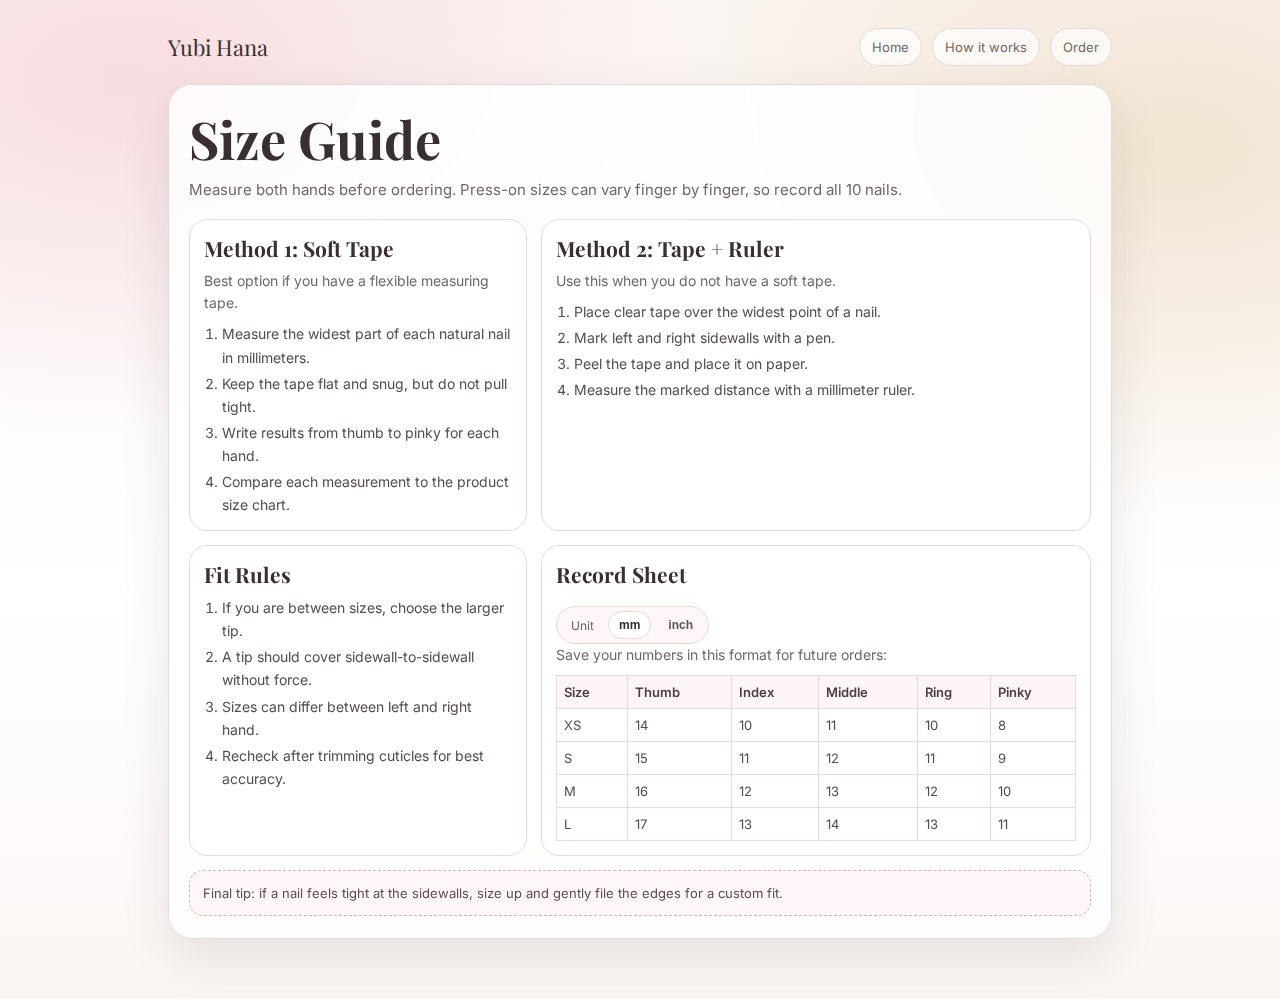
<file: size-guide.html>
<!doctype html>
<html lang="en">
<head>
  <meta charset="utf-8" />
  <meta name="viewport" content="width=device-width,initial-scale=1" />
  <meta name="description" content="Yubi Hana size guide for choosing the correct press-on nail size for every finger." />
  <title>Yubi Hana | Size Guide</title>

  <link rel="preconnect" href="https://fonts.googleapis.com">
  <link rel="preconnect" href="https://fonts.gstatic.com" crossorigin>
  <link href="https://fonts.googleapis.com/css2?family=Playfair+Display:wght@500;600&family=Inter:wght@300;400;500;600&display=swap" rel="stylesheet">

  <style>
    :root{
      --bg: #fbf6f4;
      --panel: #ffffffd6;
      --rose: #d98d97;
      --ink: #2a2626;
      --muted: #6f6767;
      --line: #ead9da;
      --shadow: 0 18px 50px rgba(40, 25, 25, .10);
      --radius: 24px;
    }

    *{ box-sizing: border-box; }
    html, body{ width: 100%; overflow-x:hidden; }
    body{
      margin: 0;
      font-family: Inter, system-ui, -apple-system, Segoe UI, Roboto, Arial, sans-serif;
      color: var(--ink);
      background:
        radial-gradient(900px 550px at 10% 8%, #f7dde0 0%, transparent 65%),
        radial-gradient(900px 600px at 92% 15%, #f2e4d2 0%, transparent 62%),
        linear-gradient(180deg, var(--bg) 0%, #fff 60%, var(--bg) 100%);
      min-height: 100vh;
      max-width: 100vw;
    }
    img{
      max-width: 100%;
      height: auto;
      display: block;
    }

    .wrap{
      max-width: 980px;
      margin: 0 auto;
      padding: 28px 18px 60px;
    }

    .topbar{
      display: flex;
      flex-wrap: wrap;
      justify-content: space-between;
      align-items: center;
      gap: 12px;
      margin-bottom: 18px;
    }
    .brand{
      font-family: "Playfair Display", serif;
      font-size: 22px;
      color: #3a2f30;
    }
    .nav{
      display: flex;
      flex-wrap: wrap;
      gap: 10px;
    }
    .nav a{
      border: 1px solid var(--line);
      background: #ffffffb0;
      border-radius: 999px;
      padding: 10px 12px;
      font-size: 13px;
      text-decoration: none;
      color: var(--muted);
    }
    .nav a:hover{
      color: var(--ink);
      background: #fff;
    }
    @media (max-width: 520px){
      .nav{
        width: 100%;
        overflow-x: auto;
        -webkit-overflow-scrolling: touch;
        white-space: nowrap;
      }
    }

    .card{
      background: var(--panel);
      border: 1px solid var(--line);
      box-shadow: var(--shadow);
      border-radius: var(--radius);
      padding: 22px 20px;
      backdrop-filter: blur(8px);
    }

    h1{
      font-family: "Playfair Display", serif;
      font-size: clamp(34px, 5vw, 52px);
      line-height: 1.08;
      margin: 4px 0 10px;
      color: #3a2f30;
    }
    .subtitle{
      color: var(--muted);
      font-size: 15px;
      line-height: 1.7;
      margin: 0 0 16px;
    }

    .grid{
      margin-top: 14px;
      display: grid;
      gap: 14px;
      grid-template-columns: 1fr 1fr;
    }
    @media (max-width: 840px){
      .grid{ grid-template-columns: 1fr; }
    }

    .panel{
      border: 1px solid var(--line);
      border-radius: 18px;
      background: #fff;
      padding: 14px;
    }
    .panel h2{
      margin: 0 0 8px;
      font-family: "Playfair Display", serif;
      font-size: 21px;
      color: #3a2f30;
    }
    .panel p{
      margin: 0;
      color: var(--muted);
      font-size: 14px;
      line-height: 1.6;
    }
    .steps{
      margin: 8px 0 0;
      padding-left: 18px;
      color: #544b4b;
      font-size: 14px;
      line-height: 1.65;
    }
    .steps li + li{ margin-top: 3px; }

    .note{
      margin-top: 14px;
      border: 1px dashed #ddb4ba;
      background: #fff6f7;
      color: #5f4b4d;
      border-radius: 14px;
      padding: 12px 13px;
      font-size: 13px;
      line-height: 1.55;
    }

    table{
      width: 100%;
      margin-top: 8px;
      border-collapse: collapse;
      font-size: 13px;
      color: #544b4b;
    }
    th, td{
      border: 1px solid var(--line);
      padding: 8px 7px;
      text-align: left;
    }
    th{
      background: #fff5f6;
      font-weight: 600;
      color: #493f40;
    }
    .unit-switch{
      display: inline-flex;
      align-items: center;
      gap: 6px;
      margin-top: 10px;
      border: 1px solid var(--line);
      background: #fff6f7;
      border-radius: 999px;
      padding: 4px;
    }
    .unit-label{
      font-size: 12px;
      color: #6a5f60;
      padding: 0 8px 0 10px;
    }
    .unit-btn{
      border: 1px solid transparent;
      background: transparent;
      color: #5f5556;
      padding: 6px 10px;
      font-size: 12px;
      border-radius: 999px;
      cursor: pointer;
      font-weight: 600;
    }
    .unit-btn.is-active{
      background: #fff;
      border-color: var(--line);
      color: #3a2f30;
    }
    .table-scroll{
      margin-top: 8px;
      overflow-x: auto;
      -webkit-overflow-scrolling: touch;
    }
    .table-scroll table{
      margin-top: 0;
      min-width: 520px;
    }
    @media (max-width: 640px){
      .table-scroll{
        margin-left: -4px;
        margin-right: -4px;
        padding: 0 4px;
      }
    }
  </style>
</head>
<body>
  <div class="wrap">
    <div class="topbar">
      <div class="brand">Yubi Hana</div>
      <nav class="nav" aria-label="Primary">
        <a href="index.html">Home</a>
        <a href="index.html#how">How it works</a>
        <a href="ORDER_URL" id="order-link" target="_blank" rel="noopener noreferrer">Order</a>
      </nav>
    </div>

    <section class="card">
      <h1>Size Guide</h1>
      <p class="subtitle">
        Measure both hands before ordering. Press-on sizes can vary finger by finger, so record all 10 nails.
      </p>

      <div class="grid">
        <div class="panel">
          <h2>Method 1: Soft Tape</h2>
          <p>Best option if you have a flexible measuring tape.</p>
          <ol class="steps">
            <li>Measure the widest part of each natural nail in millimeters.</li>
            <li>Keep the tape flat and snug, but do not pull tight.</li>
            <li>Write results from thumb to pinky for each hand.</li>
            <li>Compare each measurement to the product size chart.</li>
          </ol>
        </div>

        <div class="panel">
          <h2>Method 2: Tape + Ruler</h2>
          <p>Use this when you do not have a soft tape.</p>
          <ol class="steps">
            <li>Place clear tape over the widest point of a nail.</li>
            <li>Mark left and right sidewalls with a pen.</li>
            <li>Peel the tape and place it on paper.</li>
            <li>Measure the marked distance with a millimeter ruler.</li>
          </ol>
        </div>

        <div class="panel">
          <h2>Fit Rules</h2>
          <ol class="steps">
            <li>If you are between sizes, choose the larger tip.</li>
            <li>A tip should cover sidewall-to-sidewall without force.</li>
            <li>Sizes can differ between left and right hand.</li>
            <li>Recheck after trimming cuticles for best accuracy.</li>
          </ol>
        </div>

        <div class="panel">
          <h2>Record Sheet</h2>
          <div class="unit-switch" role="group" aria-label="Unit selector">
            <span class="unit-label">Unit</span>
            <button class="unit-btn is-active" type="button" data-unit="mm" aria-pressed="true">mm</button>
            <button class="unit-btn" type="button" data-unit="inch" aria-pressed="false">inch</button>
          </div>
          <p>Save your numbers in this format for future orders:</p>
          <div class="table-scroll" role="region" aria-label="Nail size record example">
            <table>
              <thead>
                <tr>
                  <th>Size</th>
                  <th>Thumb</th>
                  <th>Index</th>
                  <th>Middle</th>
                  <th>Ring</th>
                  <th>Pinky</th>
                </tr>
              </thead>
              <tbody>
                <tr>
                  <td>XS</td>
                  <td data-mm="14">14</td>
                  <td data-mm="10">10</td>
                  <td data-mm="11">11</td>
                  <td data-mm="10">10</td>
                  <td data-mm="8">8</td>
                </tr>
                <tr>
                  <td>S</td>
                  <td data-mm="15">15</td>
                  <td data-mm="11">11</td>
                  <td data-mm="12">12</td>
                  <td data-mm="11">11</td>
                  <td data-mm="9">9</td>
                </tr>
                <tr>
                  <td>M</td>
                  <td data-mm="16">16</td>
                  <td data-mm="12">12</td>
                  <td data-mm="13">13</td>
                  <td data-mm="12">12</td>
                  <td data-mm="10">10</td>
                </tr>
                <tr>
                  <td>L</td>
                  <td data-mm="17">17</td>
                  <td data-mm="13">13</td>
                  <td data-mm="14">14</td>
                  <td data-mm="13">13</td>
                  <td data-mm="11">11</td>
                </tr>
              </tbody>
            </table>
          </div>
        </div>
      </div>

      <div class="note">
        Final tip: if a nail feels tight at the sidewalls, size up and gently file the edges for a custom fit.
      </div>
    </section>
  </div>

  <script>
    const ORDER_URL = "https://yubihana.square.site/";
    const orderLink = document.getElementById("order-link");
    if (orderLink) orderLink.href = ORDER_URL;

    const unitButtons = document.querySelectorAll(".unit-btn");
    const sizeCells = document.querySelectorAll("td[data-mm]");

    function gcd(a, b) {
      let x = Math.abs(a);
      let y = Math.abs(b);
      while (y) {
        const t = y;
        y = x % y;
        x = t;
      }
      return x || 1;
    }

    function toInchFraction(mm) {
      const denominator = 32;
      const rawNumerator = Math.round((mm / 25.4) * denominator);
      if (rawNumerator <= 0) return "0";
      if (rawNumerator >= denominator) return "1";
      const divisor = gcd(rawNumerator, denominator);
      return `${rawNumerator / divisor}/${denominator / divisor}`;
    }

    function setUnit(unit) {
      for (const cell of sizeCells) {
        const mm = Number(cell.dataset.mm);
        cell.textContent = unit === "inch" ? toInchFraction(mm) : String(mm);
      }
      for (const button of unitButtons) {
        const active = button.dataset.unit === unit;
        button.classList.toggle("is-active", active);
        button.setAttribute("aria-pressed", active ? "true" : "false");
      }
    }

    for (const button of unitButtons) {
      button.addEventListener("click", () => setUnit(button.dataset.unit));
    }
  </script>
</body>
</html>
</file>
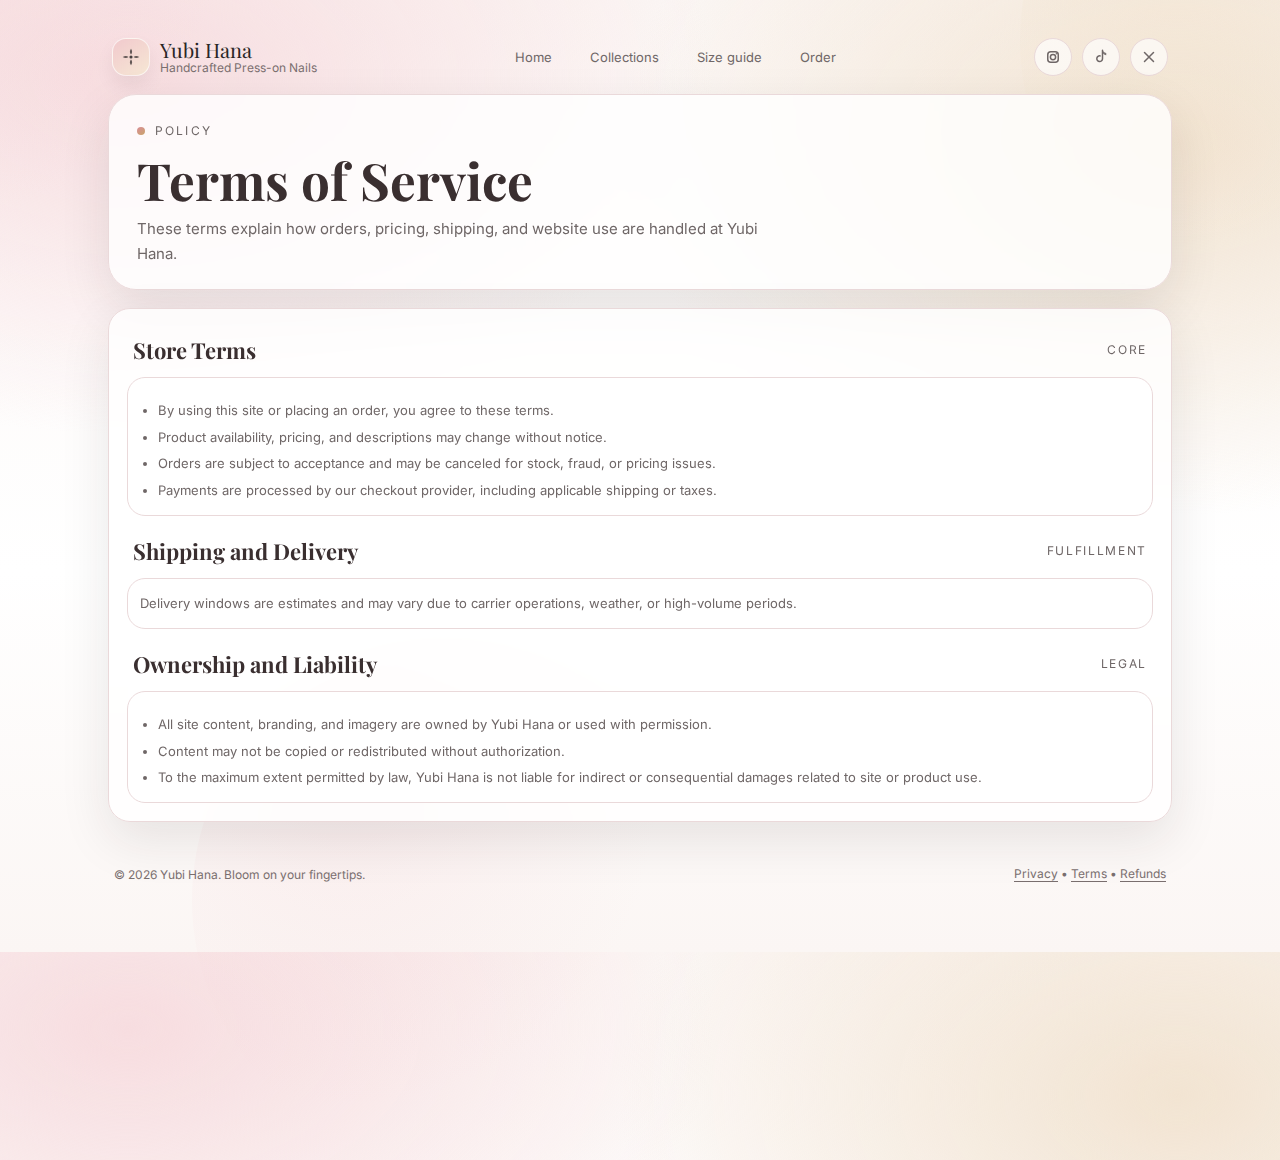
<file: terms.html>
<!doctype html>
<html lang="en">
<head>
  <meta charset="utf-8" />
  <meta name="viewport" content="width=device-width,initial-scale=1" />
  <meta name="description" content="Yubi Hana terms of service." />
  <title>Yubi Hana | Terms of Service</title>

  <link rel="preconnect" href="https://fonts.googleapis.com">
  <link rel="preconnect" href="https://fonts.gstatic.com" crossorigin>
  <link href="https://fonts.googleapis.com/css2?family=Playfair+Display:wght@500;600&family=Inter:wght@300;400;500;600&display=swap" rel="stylesheet">

  <style>
    :root{--bg:#fbf6f4;--panel:#ffffffcc;--rose:#d98d97;--gold:#c9a46a;--ink:#2a2626;--muted:#6f6767;--line:#ead9da;--shadow:0 18px 50px rgba(40,25,25,.10);--radius:22px;--radius2:28px}
    *{box-sizing:border-box}
    body{margin:0;font-family:Inter,system-ui,-apple-system,Segoe UI,Roboto,Arial,sans-serif;color:var(--ink);background:radial-gradient(900px 550px at 10% 8%,#f7dde0 0%,transparent 65%),radial-gradient(900px 600px at 92% 15%,#f2e4d2 0%,transparent 62%),linear-gradient(180deg,var(--bg) 0%,#fff 60%,var(--bg) 100%);min-height:100vh}
    .petal{position:absolute;width:520px;height:520px;border-radius:50%;opacity:.35;pointer-events:none;background:radial-gradient(circle at 30% 30%,#f4cfd3 0%,transparent 60%)}
    .petal.p1{top:-240px;left:-240px}.petal.p2{top:-220px;right:-260px;background:radial-gradient(circle at 30% 30%,#f0dfc6 0%,transparent 60%);opacity:.32}.petal.p3{bottom:-260px;left:15%;opacity:.25}
    a{color:inherit;text-decoration:none}.wrap{max-width:1100px;margin:0 auto;padding:28px 18px 70px;position:relative}
    .topbar{display:flex;align-items:center;justify-content:space-between;gap:14px;padding:10px 4px 18px;flex-wrap:wrap}
    .brand{display:flex;align-items:center;gap:10px}.brand-mark{width:38px;height:38px;border-radius:14px;background:linear-gradient(145deg,#f1c9cd,#f6e7d4);box-shadow:0 10px 20px rgba(0,0,0,.06);display:grid;place-items:center;border:1px solid #ffffffaa}.brand-mark svg{width:22px;height:22px;opacity:.85}.brand-name{font-family:"Playfair Display",serif;font-size:20px;line-height:1}.small{font-size:12px;color:#7a6f6f}
    .nav{display:flex;gap:14px;align-items:center;color:var(--muted);font-size:13px}.nav a{padding:10px 12px;border-radius:999px}.nav a:hover{background:#ffffffb0;color:var(--ink);border:1px solid var(--line);padding:9px 11px}
    .social{display:flex;gap:10px;align-items:center;color:var(--muted)}.icon-btn{width:38px;height:38px;display:grid;place-items:center;border-radius:999px;border:1px solid var(--line);background:#ffffffaa}.icon-btn svg{width:18px;height:18px}
    .card{background:var(--panel);border:1px solid var(--line);box-shadow:var(--shadow);border-radius:var(--radius2);overflow:hidden;backdrop-filter:blur(8px)}
    .hero{padding:28px 28px 22px}.kicker{display:flex;align-items:center;gap:10px;color:var(--muted);font-size:12px;letter-spacing:.18em;text-transform:uppercase}.dot{width:8px;height:8px;border-radius:50%;background:linear-gradient(145deg,var(--rose),var(--gold))}
    h1{margin:16px 0 8px;font-family:"Playfair Display",serif;font-size:clamp(34px,4vw,52px);line-height:1.05;color:#3a2f30}.subtitle{margin:0;color:var(--muted);font-size:15px;line-height:1.7;max-width:70ch}
    .grid{margin-top:18px;display:grid;grid-template-columns:repeat(12,1fr);gap:16px}.col-12{grid-column:span 12}.section-card{padding:18px;border-radius:var(--radius)}
    .section-title{display:flex;align-items:center;justify-content:space-between;gap:10px;padding:8px 6px 2px}.section-title h2{margin:0;font-family:"Playfair Display",serif;font-size:22px;color:#3a2f30}.section-title .mini{color:var(--muted);font-size:12px;letter-spacing:.14em;text-transform:uppercase}
    .feature{margin-top:10px;padding:14px 12px;border-radius:18px;border:1px solid var(--line);background:#fff}.feature p,.feature li{margin:0;color:var(--muted);font-size:13px;line-height:1.6}.feature ul{margin:8px 0 0;padding-left:18px;display:grid;gap:6px}
    footer{margin-top:26px;padding:18px 6px 0;color:var(--muted);font-size:13px;display:flex;flex-wrap:wrap;justify-content:space-between;gap:10px}footer a{text-decoration:underline;text-underline-offset:3px}
    @media (max-width:720px){.petal{display:none}.hero{padding:24px 18px 18px}.topbar{gap:10px;padding-bottom:12px}.brand-name{font-size:18px}.nav{order:3;width:100%;overflow-x:auto;white-space:nowrap;gap:10px;padding-top:6px}.icon-btn{width:44px;height:44px}}
  </style>
</head>
<body>
  <div class="petal p1"></div>
  <div class="petal p2"></div>
  <div class="petal p3"></div>

  <div class="wrap">
    <div class="topbar">
      <div class="brand">
        <div class="brand-mark" aria-hidden="true">
          <svg viewBox="0 0 24 24" fill="none"><path d="M12 3c1.6 2.3 1.6 4.4 0 6.2C10.4 7.4 10.4 5.3 12 3Z" fill="currentColor" opacity=".85"/><path d="M21 12c-2.3 1.6-4.4 1.6-6.2 0 1.8-1.6 3.9-1.6 6.2 0Z" fill="currentColor" opacity=".85"/><path d="M12 21c-1.6-2.3-1.6-4.4 0-6.2 1.6 1.8 1.6 3.9 0 6.2Z" fill="currentColor" opacity=".85"/><path d="M3 12c2.3-1.6 4.4-1.6 6.2 0-1.8 1.6-3.9 1.6-6.2 0Z" fill="currentColor" opacity=".85"/><circle cx="12" cy="12" r="1.7" fill="currentColor"/></svg>
        </div>
        <div><div class="brand-name">Yubi Hana</div><div class="small">Handcrafted Press-on Nails</div></div>
      </div>

      <nav class="nav" aria-label="Primary">
        <a href="index.html">Home</a>
        <a href="collections.html">Collections</a>
        <a href="size-guide.html">Size guide</a>
        <a href="ORDER_URL" target="_blank" rel="noopener noreferrer">Order</a>
      </nav>

      <div class="social" aria-label="Social links">
        <a class="icon-btn" href="INSTAGRAM" target="_blank" rel="noopener noreferrer" aria-label="Instagram"><svg viewBox="0 0 24 24" fill="none" aria-hidden="true"><rect x="5" y="5" width="14" height="14" rx="4" stroke="currentColor" stroke-width="2"/><circle cx="12" cy="12" r="3.5" stroke="currentColor" stroke-width="2"/><circle cx="16.5" cy="7.5" r="1" fill="currentColor"/></svg></a>
        <a class="icon-btn" href="TIKTOK" target="_blank" rel="noopener noreferrer" aria-label="TikTok"><svg viewBox="0 0 24 24" fill="none" aria-hidden="true"><path d="M14 3v11.2a3.8 3.8 0 1 1-3.1-3.7" stroke="currentColor" stroke-width="2" stroke-linecap="round"/><path d="M14 6.2c1.1 2.1 3 3.3 5 3.5V6.5c-1.6-.2-3.4-1.1-5-3.5Z" fill="currentColor" opacity=".9"/></svg></a>
        <a class="icon-btn" href="X" target="_blank" rel="noopener noreferrer" aria-label="X"><svg viewBox="0 0 24 24" fill="none" aria-hidden="true"><path d="M18 6 6 18M6 6l12 12" stroke="currentColor" stroke-width="2" stroke-linecap="round"/></svg></a>
      </div>
    </div>

    <section class="card hero">
      <div class="kicker"><span class="dot"></span> Policy</div>
      <h1>Terms of Service</h1>
      <p class="subtitle">These terms explain how orders, pricing, shipping, and website use are handled at Yubi Hana.</p>
    </section>

    <section class="grid">
      <div class="card section-card col-12">
        <div class="section-title"><h2>Store Terms</h2><div class="mini">core</div></div>
        <div class="feature">
          <ul>
            <li>By using this site or placing an order, you agree to these terms.</li>
            <li>Product availability, pricing, and descriptions may change without notice.</li>
            <li>Orders are subject to acceptance and may be canceled for stock, fraud, or pricing issues.</li>
            <li>Payments are processed by our checkout provider, including applicable shipping or taxes.</li>
          </ul>
        </div>

        <div class="section-title" style="margin-top:12px;"><h2>Shipping and Delivery</h2><div class="mini">fulfillment</div></div>
        <div class="feature"><p>Delivery windows are estimates and may vary due to carrier operations, weather, or high-volume periods.</p></div>

        <div class="section-title" style="margin-top:12px;"><h2>Ownership and Liability</h2><div class="mini">legal</div></div>
        <div class="feature">
          <ul>
            <li>All site content, branding, and imagery are owned by Yubi Hana or used with permission.</li>
            <li>Content may not be copied or redistributed without authorization.</li>
            <li>To the maximum extent permitted by law, Yubi Hana is not liable for indirect or consequential damages related to site or product use.</li>
          </ul>
        </div>
      </div>
    </section>

    <footer>
      <div><span class="small">© <span id="year"></span> Yubi Hana. Bloom on your fingertips.</span></div>
      <div class="small"><a href="privacy.html">Privacy</a>&nbsp;•&nbsp;<a href="terms.html">Terms</a>&nbsp;•&nbsp;<a href="refunds.html">Refunds</a></div>
    </footer>
  </div>

  <script>
    document.getElementById("year").textContent = new Date().getFullYear();
    const ORDER_URL = "https://yubihana.square.site/";
    const INSTAGRAM = "yubi.hana1";
    const TIKTOK = "yubi_hana8";
    const X = "iyubihana";
    function toSocialUrl(platform, value){
      const v = String(value || "").trim();
      if (!v) return "";
      if (v.includes("://")) return v;
      const handle = v.replace(/^@/, "");
      if (!handle) return "";
      if (platform === "instagram") return `https://www.instagram.com/${handle}/`;
      if (platform === "tiktok") return `https://www.tiktok.com/@${handle}`;
      if (platform === "x") return `https://x.com/${handle}`;
      return v;
    }
    for (const a of document.querySelectorAll('a[href="ORDER_URL"]')) a.href = ORDER_URL;
    const map = {"INSTAGRAM": toSocialUrl("instagram", INSTAGRAM),"TIKTOK": toSocialUrl("tiktok", TIKTOK),"X": toSocialUrl("x", X)};
    for (const [k,v] of Object.entries(map)) {
      for (const a of document.querySelectorAll(`a[href="${k}"]`)) {
        if (!v) { a.removeAttribute("href"); a.style.display = "none"; } else { a.href = v; }
      }
    }
  </script>
</body>
</html>
</file>
<file: assets/ranking/section-pages.css>
:root{
  --bg: #fbf6f4;
  --panel: #ffffffcc;
  --rose: #d98d97;
  --ink: #2a2626;
  --muted: #6f6767;
  --line: #ead9da;
  --shadow: 0 18px 50px rgba(40, 25, 25, .10);
  --radius: 22px;
  --radius2: 28px;
}
*{ box-sizing:border-box; }
html,body{ height:100%; overflow-x:hidden; }
body{
  margin:0;
  font-family: Inter, system-ui, -apple-system, Segoe UI, Roboto, Arial, sans-serif;
  color: var(--ink);
  background:
    radial-gradient(900px 550px at 10% 8%, #f7dde0 0%, transparent 65%),
    radial-gradient(900px 600px at 92% 15%, #f2e4d2 0%, transparent 62%),
    linear-gradient(180deg, var(--bg) 0%, #fff 60%, var(--bg) 100%);
  overflow-x:hidden;
  max-width: 100vw;
}
img{
  max-width: 100%;
  height: auto;
  display: block;
}
a{ color: inherit; text-decoration:none; }
.petal{
  position:absolute;
  width: 520px;
  height: 520px;
  border-radius: 50%;
  opacity:.35;
  pointer-events:none;
  background: radial-gradient(circle at 30% 30%, #f4cfd3 0%, transparent 60%);
  transform: rotate(18deg);
}
.petal.p1{ top:-240px; left:-240px; }
.petal.p2{ top:-220px; right:-260px; background: radial-gradient(circle at 30% 30%, #f0dfc6 0%, transparent 60%); opacity:.32; }
.petal.p3{ bottom:-260px; left:15%; background: radial-gradient(circle at 30% 30%, #f4cfd3 0%, transparent 60%); opacity:.25; }
@media (max-width: 1024px){
  .petal{ display:none; }
}
.wrap{ max-width: 1100px; margin: 0 auto; padding: 28px 18px 70px; position:relative; }
@supports (padding: max(0px)){
  .wrap{
    padding-left: max(18px, env(safe-area-inset-left));
    padding-right: max(18px, env(safe-area-inset-right));
    padding-top: max(28px, env(safe-area-inset-top));
    padding-bottom: max(70px, env(safe-area-inset-bottom));
  }
}
.topbar{
  display:flex;
  align-items:center;
  justify-content:space-between;
  gap: 14px;
  padding: 10px 4px 18px;
  flex-wrap: wrap;
}
.brand{ display:flex; align-items:center; gap: 10px; }
.brand-mark{
  width:38px; height:38px;
  border-radius: 14px;
  background: linear-gradient(145deg, #f1c9cd, #f6e7d4);
  box-shadow: 0 10px 20px rgba(0,0,0,.06);
  display:grid; place-items:center;
  border: 1px solid #ffffffaa;
}
.brand-mark svg{ width:22px; height:22px; opacity:.85; }
.brand-name{
  font-family: "Playfair Display", serif;
  letter-spacing: .2px;
  font-size: 20px;
  line-height:1;
}
.nav{
  display:flex; gap: 14px; align-items:center;
  color: var(--muted);
  font-size: 13px;
}
.nav a{
  padding: 10px 12px;
  border-radius: 999px;
  transition: background .2s ease, color .2s ease;
}
.nav a:hover{
  background: #ffffffb0;
  color: var(--ink);
  border: 1px solid var(--line);
  padding: 9px 11px;
}
.social{ display:flex; gap: 10px; align-items:center; color: var(--muted); }
.icon-btn{
  width: 38px;
  height: 38px;
  display:grid;
  place-items:center;
  border-radius: 999px;
  border: 1px solid var(--line);
  background: #ffffffaa;
  transition: transform .12s ease, background .2s ease, color .2s ease;
}
.icon-btn:hover{ transform: translateY(-1px); background: #fff; color: var(--ink); }
.icon-btn svg{ width: 18px; height: 18px; }
@media (max-width: 520px){
  .topbar{ gap: 10px; padding-bottom: 12px; }
  .brand-name{ font-size: 18px; }
  .nav{
    order: 3;
    width: 100%;
    padding-top: 6px;
    overflow-x: auto;
    -webkit-overflow-scrolling: touch;
    white-space: nowrap;
    gap: 10px;
  }
  .nav a{ padding: 10px 10px; }
  .social{ order: 2; gap: 8px; }
  .icon-btn{ width: 44px; height: 44px; }
}
.grid{
  margin-top: 10px;
  display:grid;
  grid-template-columns: repeat(12, 1fr);
  gap: 16px;
}
.col-12{ grid-column: span 12; }
.card{
  background: var(--panel);
  border: 1px solid var(--line);
  box-shadow: var(--shadow);
  border-radius: var(--radius2);
  overflow:hidden;
  backdrop-filter: blur(8px);
}
.section-card{ padding: 18px 18px; border-radius: var(--radius); }
.section-title{ display:flex; align-items:center; justify-content:space-between; gap:10px; padding: 10px 6px 2px; }
.section-title h1,
.section-title h2{
  margin:0;
  font-family:"Playfair Display", serif;
  font-size: 28px;
  letter-spacing:.2px;
  color: #3a2f30;
}
.section-title .mini{
  color: var(--muted);
  font-size: 12px;
  letter-spacing:.14em;
  text-transform: uppercase;
  white-space:nowrap;
}
.lead,
.body-copy{
  margin: 10px 6px 0;
  color: var(--muted);
  font-size: 14px;
  line-height: 1.75;
}
.feature-grid{
  margin-top: 12px;
  display:grid;
  gap: 10px;
}
.feature{
  display:flex;
  gap: 12px;
  padding: 13px 12px;
  border-radius: 16px;
  border: 1px solid var(--line);
  background: #fff;
}
.feature strong{
  display:block;
  font-size: 14px;
  margin-bottom: 3px;
  color:#3a2f30;
}
.feature p{
  margin:0;
  color: var(--muted);
  font-size: 13px;
  line-height: 1.6;
}
.link-row{
  margin-top: 14px;
  display:flex;
  gap: 10px;
  flex-wrap:wrap;
}
.btn{
  display:inline-flex;
  align-items:center;
  justify-content:center;
  gap:10px;
  padding: 11px 14px;
  border-radius: 999px;
  border: 1px solid transparent;
  font-weight: 600;
  font-size: 13px;
}
.btn-primary{
  background: linear-gradient(145deg, var(--rose), #e6a3ab);
  color: white;
}
.btn-ghost{
  background: #ffffffaa;
  border-color: var(--line);
  color: #3a2f30;
}
.small{ font-size: 12px; color:#7a6f6f; }

.section-card p,
.section-card a{
  overflow-wrap: anywhere;
  word-break: break-word;
}

@media (max-width: 640px){
  .section-card{ padding: 16px 14px; }
  .section-title{
    flex-direction: column;
    align-items: flex-start;
  }
  .section-title .mini{ white-space: normal; }
  .lead,
  .body-copy{ font-size: 13px; }
  .feature{ flex-direction: column; }
}
</file>
